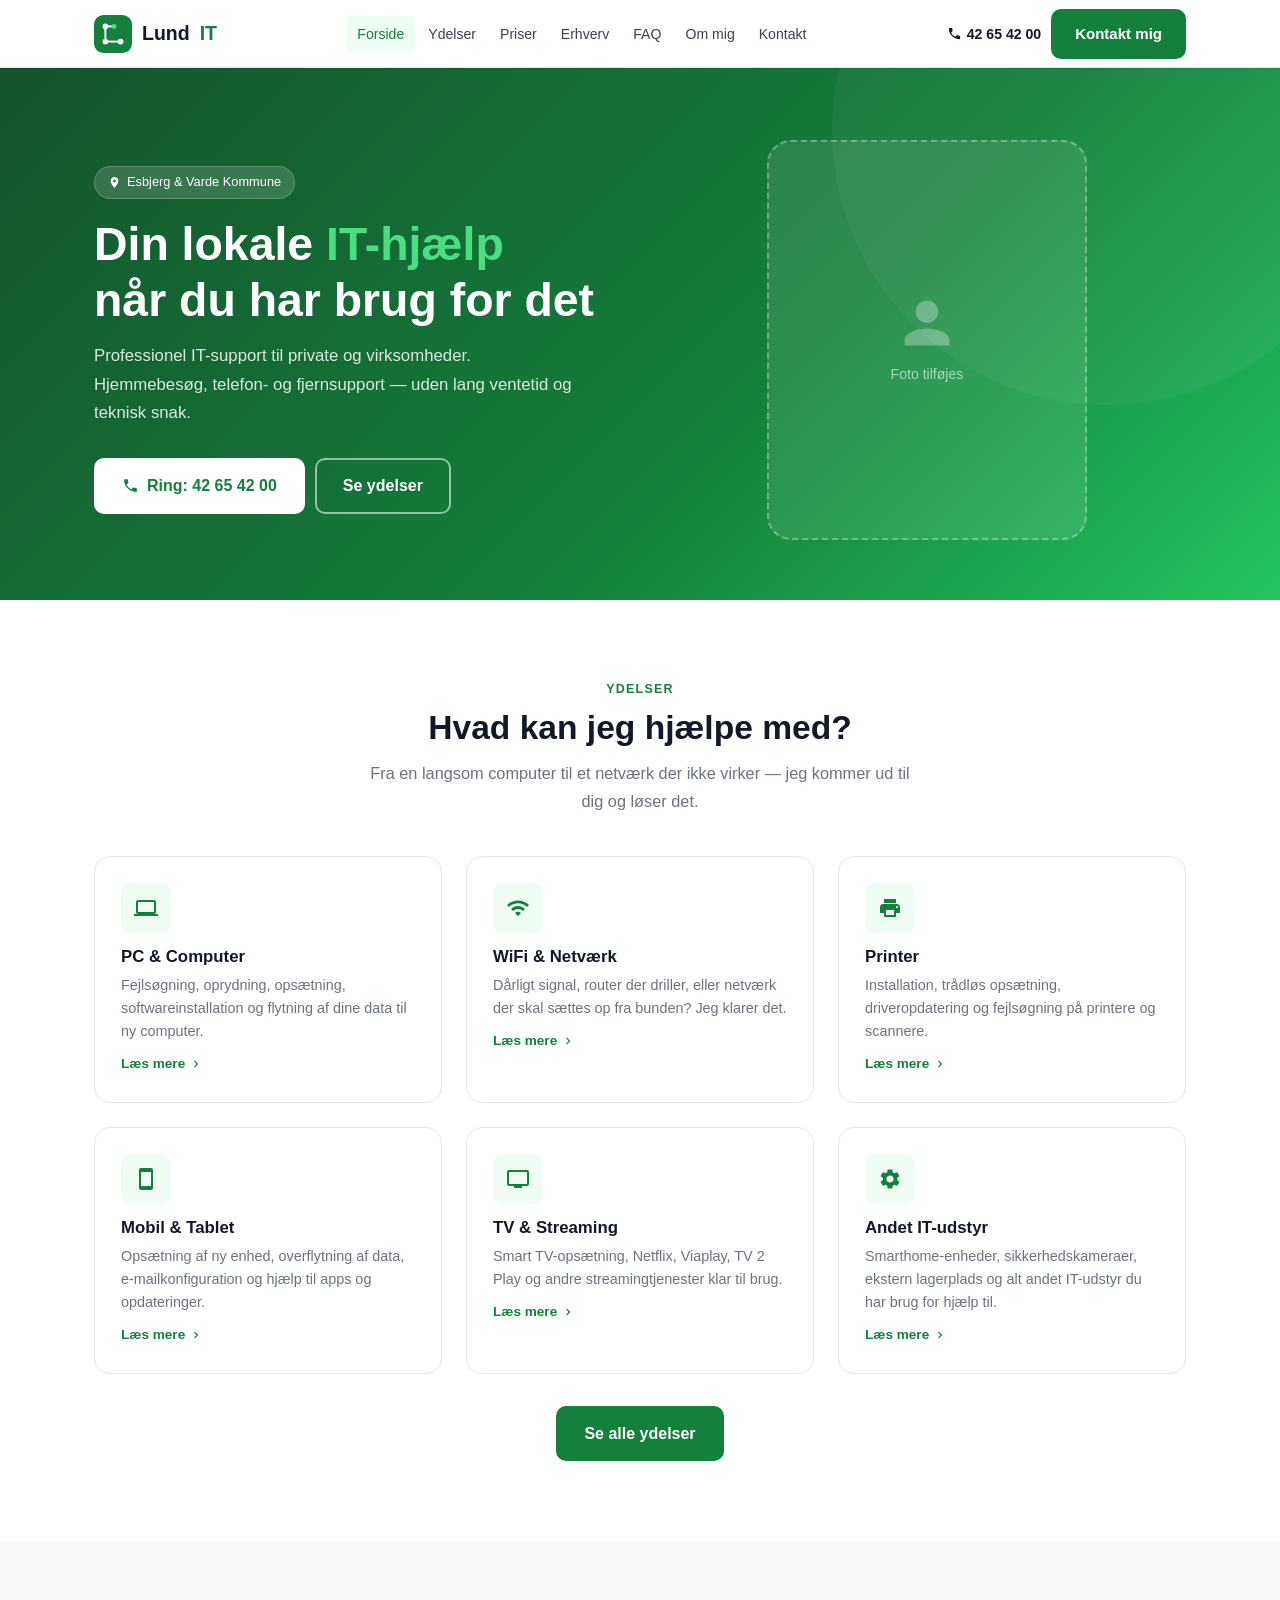
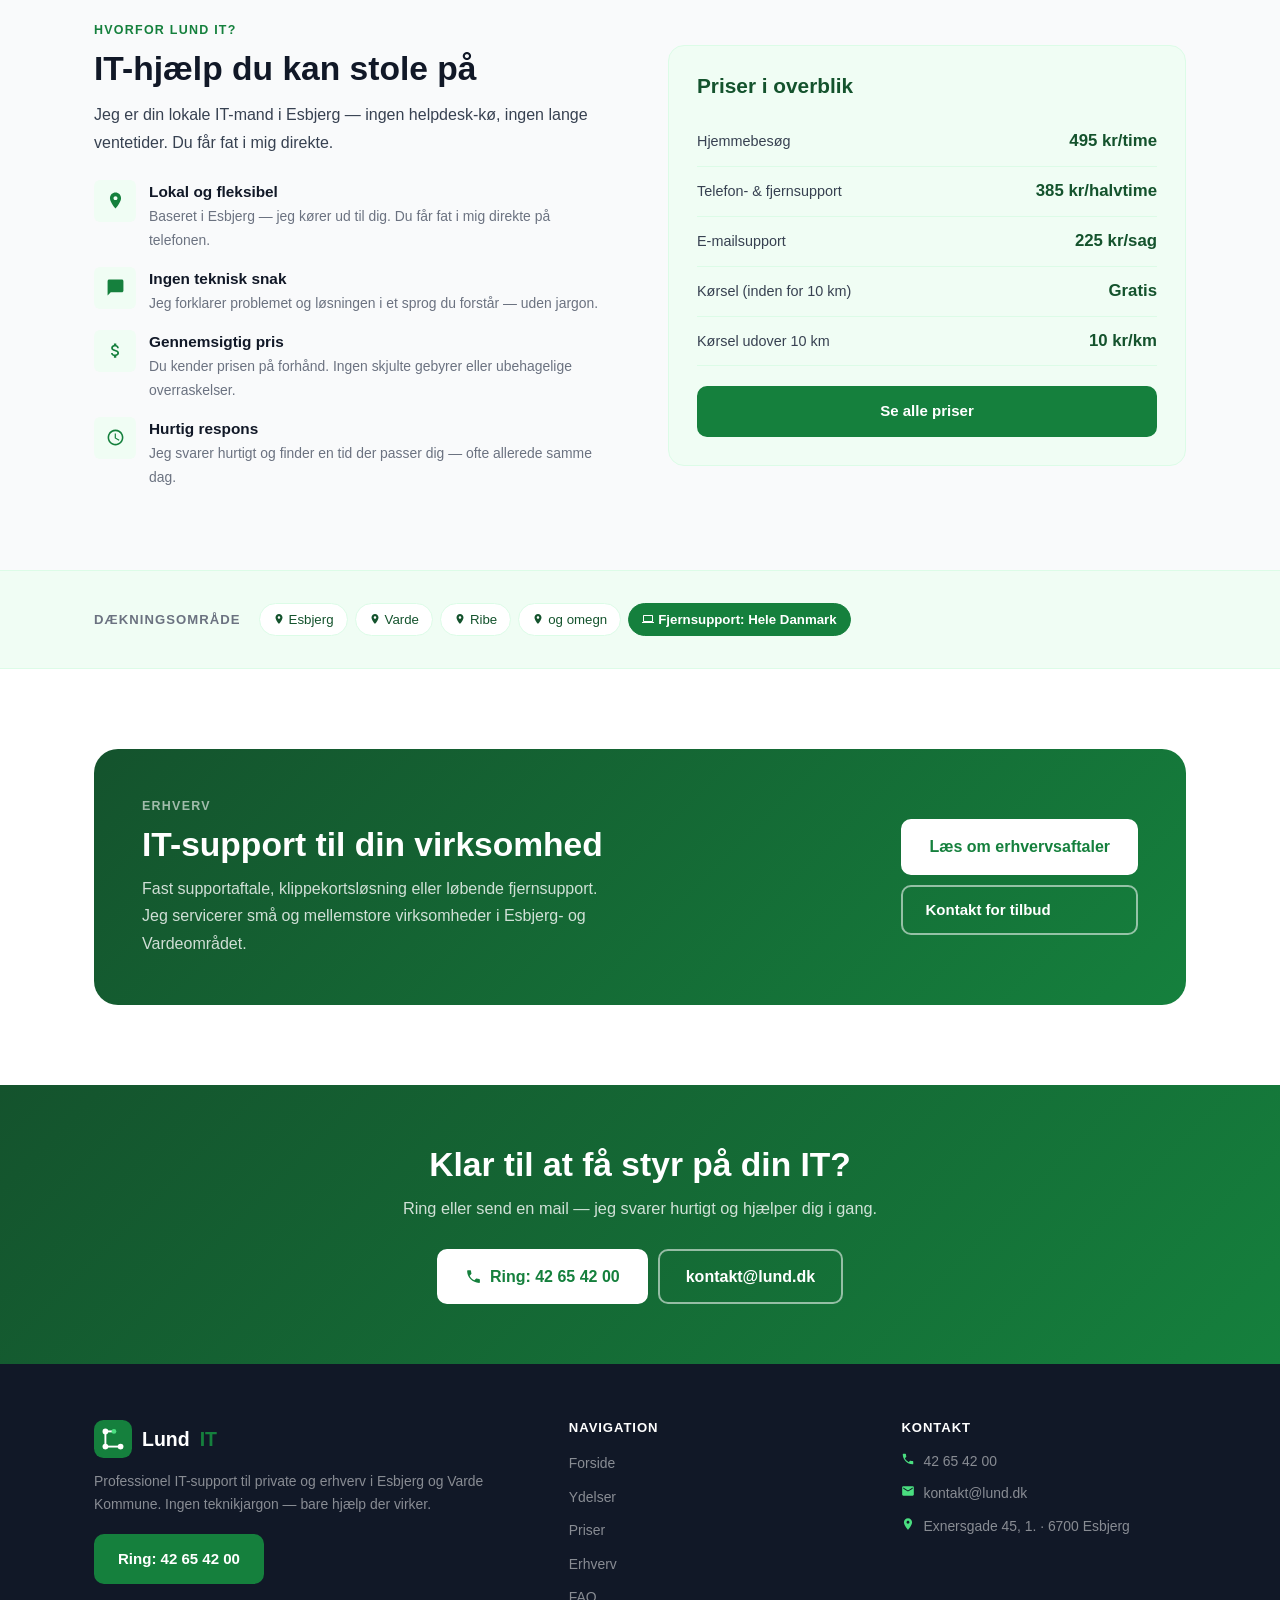
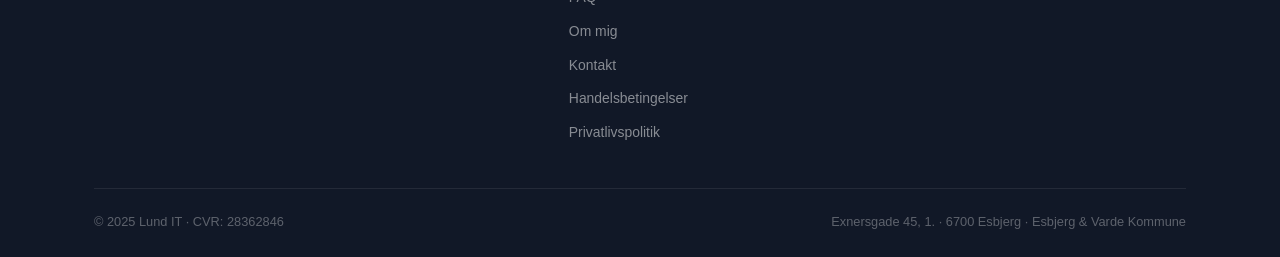
<file: index.html>
﻿<!DOCTYPE html>
<html lang="da">
<head>
  <meta charset="UTF-8">
  <meta name="viewport" content="width=device-width, initial-scale=1.0">
  <title>Lund IT — Din lokale IT-hjælp i Esbjerg &amp; Varde</title>
  <meta name="description" content="Professionel IT-support til private og erhverv i Esbjerg og Varde Kommune. Hjemmebesøg fra 495 kr/t, fjernsupport og virksomhedsaftaler. Ring 42 65 42 00.">
  <link rel="stylesheet" href="css/style.css">
</head>
<body>

<!-- ═══════════════════════════════ NAV ═══════════════════════ -->
<nav class="nav">
  <div class="nav-inner">
    <a href="index.html" class="nav-logo">
      <svg class="nav-logo-mark" viewBox="0 0 40 40" fill="none" xmlns="http://www.w3.org/2000/svg">
        <rect width="40" height="40" rx="10" fill="#15803d"/>
        <circle cx="12" cy="12" r="3" fill="white"/>
        <circle cx="12" cy="28" r="3" fill="white"/>
        <circle cx="28" cy="28" r="3" fill="white"/>
        <rect x="11" y="12" width="2" height="16" fill="white"/>
        <rect x="13" y="27" width="15" height="2" fill="white"/>
        <rect x="12" y="11" width="9" height="2" fill="white"/>
        <circle cx="21" cy="12" r="2.5" fill="#4ade80"/>
      </svg>
      Lund <span>IT</span>
    </a>
    <div class="nav-links">
      <a href="index.html">Forside</a>
      <a href="ydelser.html">Ydelser</a>
      <a href="priser.html">Priser</a>
      <a href="erhverv.html">Erhverv</a>
      <a href="faq.html">FAQ</a>
      <a href="om-mig.html">Om mig</a>
      <a href="kontakt.html">Kontakt</a>
    </div>
    <div class="nav-cta">
      <a href="tel:42654200" class="nav-phone">
        <svg xmlns="http://www.w3.org/2000/svg" viewBox="0 0 24 24" fill="currentColor"><path d="M6.62 10.79c1.44 2.83 3.76 5.14 6.59 6.59l2.2-2.2c.27-.27.67-.36 1.02-.24 1.12.37 2.33.57 3.57.57.55 0 1 .45 1 1V20c0 .55-.45 1-1 1-9.39 0-17-7.61-17-17 0-.55.45-1 1-1h3.5c.55 0 1 .45 1 1 0 1.25.2 2.45.57 3.57.11.35.03.74-.25 1.02l-2.2 2.2z"/></svg>
        42 65 42 00
      </a>
      <a href="kontakt.html" class="btn btn-primary">Kontakt mig</a>
    </div>
    <button class="nav-toggle" id="navToggle" aria-label="Åbn menu">
      <span></span><span></span><span></span>
    </button>
  </div>
  <div class="nav-mobile" id="navMobile">
    <a href="index.html">Forside</a>
    <a href="ydelser.html">Ydelser</a>
    <a href="priser.html">Priser</a>
    <a href="erhverv.html">Erhverv</a>
    <a href="faq.html">FAQ</a>
    <a href="om-mig.html">Om mig</a>
    <a href="kontakt.html">Kontakt</a>
    <a href="tel:42654200" class="nav-mobile-cta">
      <svg xmlns="http://www.w3.org/2000/svg" viewBox="0 0 24 24" fill="currentColor" width="18" height="18"><path d="M6.62 10.79c1.44 2.83 3.76 5.14 6.59 6.59l2.2-2.2c.27-.27.67-.36 1.02-.24 1.12.37 2.33.57 3.57.57.55 0 1 .45 1 1V20c0 .55-.45 1-1 1-9.39 0-17-7.61-17-17 0-.55.45-1 1-1h3.5c.55 0 1 .45 1 1 0 1.25.2 2.45.57 3.57.11.35.03.74-.25 1.02l-2.2 2.2z"/></svg>
      Ring: 42 65 42 00
    </a>
  </div>
</nav>

<!-- ═══════════════════════════════ HERO ══════════════════════ -->
<section class="hero">
  <div class="container">
    <div class="hero-inner">
      <div>
        <div class="hero-badge">
          <svg xmlns="http://www.w3.org/2000/svg" viewBox="0 0 24 24" fill="currentColor" width="13" height="13"><path d="M12 2C8.13 2 5 5.13 5 9c0 5.25 7 13 7 13s7-7.75 7-13c0-3.87-3.13-7-7-7zm0 9.5c-1.38 0-2.5-1.12-2.5-2.5s1.12-2.5 2.5-2.5 2.5 1.12 2.5 2.5-1.12 2.5-2.5 2.5z"/></svg>
          Esbjerg &amp; Varde Kommune
        </div>
        <h1>Din lokale <em>IT-hjælp</em><br>når du har brug for det</h1>
        <p class="hero-subtitle">Professionel IT-support til private og virksomheder. Hjemmebesøg, telefon- og fjernsupport — uden lang ventetid og teknisk snak.</p>
        <div class="hero-actions">
          <a href="tel:42654200" class="btn btn-white btn-lg">
            <svg xmlns="http://www.w3.org/2000/svg" viewBox="0 0 24 24" fill="currentColor" width="17" height="17"><path d="M6.62 10.79c1.44 2.83 3.76 5.14 6.59 6.59l2.2-2.2c.27-.27.67-.36 1.02-.24 1.12.37 2.33.57 3.57.57.55 0 1 .45 1 1V20c0 .55-.45 1-1 1-9.39 0-17-7.61-17-17 0-.55.45-1 1-1h3.5c.55 0 1 .45 1 1 0 1.25.2 2.45.57 3.57.11.35.03.74-.25 1.02l-2.2 2.2z"/></svg>
            Ring: 42 65 42 00
          </a>
          <a href="ydelser.html" class="btn btn-outline-white btn-lg">Se ydelser</a>
        </div>
      </div>
      <div class="hero-image">
        <div class="hero-photo-placeholder">
          <svg xmlns="http://www.w3.org/2000/svg" viewBox="0 0 24 24" fill="currentColor"><path d="M12 12c2.7 0 4.8-2.1 4.8-4.8S14.7 2.4 12 2.4 7.2 4.5 7.2 7.2 9.3 12 12 12zm0 2.4c-3.2 0-9.6 1.6-9.6 4.8v2.4h19.2v-2.4c0-3.2-6.4-4.8-9.6-4.8z"/></svg>
          <span>Foto tilføjes</span>
        </div>
      </div>
    </div>
  </div>
</section>

<!-- ═══════════════════════════ SERVICES ══════════════════════ -->
<section class="section">
  <div class="container">
    <div class="section-header text-center" style="margin-bottom:40px;">
      <span class="section-label">Ydelser</span>
      <h2 class="section-title">Hvad kan jeg hjælpe med?</h2>
      <p class="section-subtitle">Fra en langsom computer til et netværk der ikke virker — jeg kommer ud til dig og løser det.</p>
    </div>
    <div class="grid-3">

      <a href="ydelser.html#pc" class="card" style="display:block;">
        <div class="card-icon">
          <svg xmlns="http://www.w3.org/2000/svg" viewBox="0 0 24 24" fill="currentColor"><path d="M20 18c1.1 0 2-.9 2-2V6c0-1.1-.9-2-2-2H4c-1.1 0-2 .9-2 2v10c0 1.1.9 2 2 2H0v2h24v-2h-4zM4 6h16v10H4V6z"/></svg>
        </div>
        <h3>PC &amp; Computer</h3>
        <p>Fejlsøgning, oprydning, opsætning, softwareinstallation og flytning af dine data til ny computer.</p>
        <span class="card-link">Læs mere <svg xmlns="http://www.w3.org/2000/svg" viewBox="0 0 24 24" fill="currentColor" width="14" height="14"><path d="M10 6L8.59 7.41 13.17 12l-4.58 4.59L10 18l6-6z"/></svg></span>
      </a>

      <a href="ydelser.html#wifi" class="card" style="display:block;">
        <div class="card-icon">
          <svg xmlns="http://www.w3.org/2000/svg" viewBox="0 0 24 24" fill="currentColor"><path d="M1 9l2 2c4.97-4.97 13.03-4.97 18 0l2-2C16.93 2.93 7.08 2.93 1 9zm8 8l3 3 3-3c-1.65-1.66-4.34-1.66-6 0zm-4-4l2 2c2.76-2.76 7.24-2.76 10 0l2-2C15.14 9.14 8.87 9.14 5 13z"/></svg>
        </div>
        <h3>WiFi &amp; Netværk</h3>
        <p>Dårligt signal, router der driller, eller netværk der skal sættes op fra bunden? Jeg klarer det.</p>
        <span class="card-link">Læs mere <svg xmlns="http://www.w3.org/2000/svg" viewBox="0 0 24 24" fill="currentColor" width="14" height="14"><path d="M10 6L8.59 7.41 13.17 12l-4.58 4.59L10 18l6-6z"/></svg></span>
      </a>

      <a href="ydelser.html#printer" class="card" style="display:block;">
        <div class="card-icon">
          <svg xmlns="http://www.w3.org/2000/svg" viewBox="0 0 24 24" fill="currentColor"><path d="M19 8H5c-1.66 0-3 1.34-3 3v6h4v4h12v-4h4v-6c0-1.66-1.34-3-3-3zm-3 11H8v-5h8v5zm3-7c-.55 0-1-.45-1-1s.45-1 1-1 1 .45 1 1-.45 1-1 1zm-1-9H6v4h12V3z"/></svg>
        </div>
        <h3>Printer</h3>
        <p>Installation, trådløs opsætning, driveropdatering og fejlsøgning på printere og scannere.</p>
        <span class="card-link">Læs mere <svg xmlns="http://www.w3.org/2000/svg" viewBox="0 0 24 24" fill="currentColor" width="14" height="14"><path d="M10 6L8.59 7.41 13.17 12l-4.58 4.59L10 18l6-6z"/></svg></span>
      </a>

      <a href="ydelser.html#mobil" class="card" style="display:block;">
        <div class="card-icon">
          <svg xmlns="http://www.w3.org/2000/svg" viewBox="0 0 24 24" fill="currentColor"><path d="M17 1.01L7 1c-1.1 0-2 .9-2 2v18c0 1.1.9 2 2 2h10c1.1 0 2-.9 2-2V3c0-1.1-.9-1.99-2-1.99zM17 19H7V5h10v14z"/></svg>
        </div>
        <h3>Mobil &amp; Tablet</h3>
        <p>Opsætning af ny enhed, overflytning af data, e-mailkonfiguration og hjælp til apps og opdateringer.</p>
        <span class="card-link">Læs mere <svg xmlns="http://www.w3.org/2000/svg" viewBox="0 0 24 24" fill="currentColor" width="14" height="14"><path d="M10 6L8.59 7.41 13.17 12l-4.58 4.59L10 18l6-6z"/></svg></span>
      </a>

      <a href="ydelser.html#tv" class="card" style="display:block;">
        <div class="card-icon">
          <svg xmlns="http://www.w3.org/2000/svg" viewBox="0 0 24 24" fill="currentColor"><path d="M21 3H3c-1.1 0-2 .9-2 2v12c0 1.1.9 2 2 2h5v2h8v-2h5c1.1 0 2-.9 2-2V5c0-1.1-.9-2-2-2zm0 14H3V5h18v12z"/></svg>
        </div>
        <h3>TV &amp; Streaming</h3>
        <p>Smart TV-opsætning, Netflix, Viaplay, TV 2 Play og andre streamingtjenester klar til brug.</p>
        <span class="card-link">Læs mere <svg xmlns="http://www.w3.org/2000/svg" viewBox="0 0 24 24" fill="currentColor" width="14" height="14"><path d="M10 6L8.59 7.41 13.17 12l-4.58 4.59L10 18l6-6z"/></svg></span>
      </a>

      <a href="ydelser.html#andet" class="card" style="display:block;">
        <div class="card-icon">
          <svg xmlns="http://www.w3.org/2000/svg" viewBox="0 0 24 24" fill="currentColor"><path d="M19.14 12.94c.04-.3.06-.61.06-.94 0-.32-.02-.64-.07-.94l2.03-1.58c.18-.14.23-.41.12-.61l-1.92-3.32c-.12-.22-.37-.29-.59-.22l-2.39.96c-.5-.38-1.03-.7-1.62-.94l-.36-2.54c-.04-.24-.24-.41-.48-.41h-3.84c-.24 0-.43.17-.47.41l-.36 2.54c-.59.24-1.13.57-1.62.94l-2.39-.96c-.22-.08-.47 0-.59.22L2.74 8.87c-.12.21-.08.47.12.61l2.03 1.58c-.05.3-.09.63-.09.94s.02.64.07.94l-2.03 1.58c-.18.14-.23.41-.12.61l1.92 3.32c.12.22.37.29.59.22l2.39-.96c.5.38 1.03.7 1.62.94l.36 2.54c.05.24.24.41.48.41h3.84c.24 0 .44-.17.47-.41l.36-2.54c.59-.24 1.13-.56 1.62-.94l2.39.96c.22.08.47 0 .59-.22l1.92-3.32c.12-.22.07-.47-.12-.61l-2.01-1.58zM12 15.6c-1.98 0-3.6-1.62-3.6-3.6s1.62-3.6 3.6-3.6 3.6 1.62 3.6 3.6-1.62 3.6-3.6 3.6z"/></svg>
        </div>
        <h3>Andet IT-udstyr</h3>
        <p>Smarthome-enheder, sikkerhedskameraer, ekstern lagerplads og alt andet IT-udstyr du har brug for hjælp til.</p>
        <span class="card-link">Læs mere <svg xmlns="http://www.w3.org/2000/svg" viewBox="0 0 24 24" fill="currentColor" width="14" height="14"><path d="M10 6L8.59 7.41 13.17 12l-4.58 4.59L10 18l6-6z"/></svg></span>
      </a>

    </div>
    <div class="text-center" style="margin-top:32px;">
      <a href="ydelser.html" class="btn btn-primary btn-lg">Se alle ydelser</a>
    </div>
  </div>
</section>

<!-- ══════════════════════════ WHY LUND IT ════════════════════ -->
<section class="section section-alt">
  <div class="container">
    <div class="grid-2" style="gap:56px; align-items:center;">
      <div>
        <span class="section-label">Hvorfor Lund IT?</span>
        <h2 class="section-title">IT-hjælp du kan stole på</h2>
        <p style="margin-bottom:24px;">Jeg er din lokale IT-mand i Esbjerg — ingen helpdesk-kø, ingen lange ventetider. Du får fat i mig direkte.</p>
        <div class="usp-list">
          <div class="usp-item">
            <div class="usp-icon">
              <svg xmlns="http://www.w3.org/2000/svg" viewBox="0 0 24 24" fill="currentColor"><path d="M12 2C8.13 2 5 5.13 5 9c0 5.25 7 13 7 13s7-7.75 7-13c0-3.87-3.13-7-7-7zm0 9.5c-1.38 0-2.5-1.12-2.5-2.5s1.12-2.5 2.5-2.5 2.5 1.12 2.5 2.5-1.12 2.5-2.5 2.5z"/></svg>
            </div>
            <div class="usp-text">
              <strong>Lokal og fleksibel</strong>
              <p>Baseret i Esbjerg — jeg kører ud til dig. Du får fat i mig direkte på telefonen.</p>
            </div>
          </div>
          <div class="usp-item">
            <div class="usp-icon">
              <svg xmlns="http://www.w3.org/2000/svg" viewBox="0 0 24 24" fill="currentColor"><path d="M20 2H4c-1.1 0-2 .9-2 2v18l4-4h14c1.1 0 2-.9 2-2V4c0-1.1-.9-2-2-2z"/></svg>
            </div>
            <div class="usp-text">
              <strong>Ingen teknisk snak</strong>
              <p>Jeg forklarer problemet og løsningen i et sprog du forstår — uden jargon.</p>
            </div>
          </div>
          <div class="usp-item">
            <div class="usp-icon">
              <svg xmlns="http://www.w3.org/2000/svg" viewBox="0 0 24 24" fill="currentColor"><path d="M11.8 10.9c-2.27-.59-3-1.2-3-2.15 0-1.09 1.01-1.85 2.7-1.85 1.78 0 2.44.85 2.5 2.1h2.21c-.07-1.72-1.12-3.3-3.21-3.81V3h-3v2.16c-1.94.42-3.5 1.68-3.5 3.61 0 2.31 1.91 3.46 4.7 4.13 2.5.6 3 1.48 3 2.41 0 .69-.49 1.79-2.7 1.79-2.06 0-2.87-.92-2.98-2.1h-2.2c.12 2.19 1.76 3.42 3.68 3.83V21h3v-2.15c1.95-.37 3.5-1.5 3.5-3.55 0-2.84-2.43-3.81-4.7-4.4z"/></svg>
            </div>
            <div class="usp-text">
              <strong>Gennemsigtig pris</strong>
              <p>Du kender prisen på forhånd. Ingen skjulte gebyrer eller ubehagelige overraskelser.</p>
            </div>
          </div>
          <div class="usp-item">
            <div class="usp-icon">
              <svg xmlns="http://www.w3.org/2000/svg" viewBox="0 0 24 24" fill="currentColor"><path d="M11.99 2C6.47 2 2 6.48 2 12s4.47 10 9.99 10C17.52 22 22 17.52 22 12S17.52 2 11.99 2zM12 20c-4.42 0-8-3.58-8-8s3.58-8 8-8 8 3.58 8 8-3.58 8-8 8zm.5-13H11v6l5.25 3.15.75-1.23-4.5-2.67V7z"/></svg>
            </div>
            <div class="usp-text">
              <strong>Hurtig respons</strong>
              <p>Jeg svarer hurtigt og finder en tid der passer dig — ofte allerede samme dag.</p>
            </div>
          </div>
        </div>
      </div>
      <div>
        <div class="price-highlight">
          <h3>Priser i overblik</h3>
          <div class="price-row">
            <span class="price-row-label">Hjemmebesøg</span>
            <span class="price-row-value">495 kr/time</span>
          </div>
          <div class="price-row">
            <span class="price-row-label">Telefon- &amp; fjernsupport</span>
            <span class="price-row-value">385 kr/halvtime</span>
          </div>
          <div class="price-row">
            <span class="price-row-label">E-mailsupport</span>
            <span class="price-row-value">225 kr/sag</span>
          </div>
          <div class="price-row">
            <span class="price-row-label">Kørsel (inden for 10 km)</span>
            <span class="price-row-value">Gratis</span>
          </div>
          <div class="price-row">
            <span class="price-row-label">Kørsel udover 10 km</span>
            <span class="price-row-value">10 kr/km</span>
          </div>
          <div style="margin-top:20px;">
            <a href="priser.html" class="btn btn-primary" style="width:100%;justify-content:center;">Se alle priser</a>
          </div>
        </div>
      </div>
    </div>
  </div>
</section>

<!-- ═══════════════════════════ AREA ══════════════════════════ -->
<div class="area-section">
  <div class="container">
    <div class="area-inner">
      <span class="area-label">Dækningsområde</span>
      <div class="area-tags">
        <span class="area-tag">
          <svg xmlns="http://www.w3.org/2000/svg" viewBox="0 0 24 24" fill="currentColor"><path d="M12 2C8.13 2 5 5.13 5 9c0 5.25 7 13 7 13s7-7.75 7-13c0-3.87-3.13-7-7-7zm0 9.5c-1.38 0-2.5-1.12-2.5-2.5s1.12-2.5 2.5-2.5 2.5 1.12 2.5 2.5-1.12 2.5-2.5 2.5z"/></svg>
          Esbjerg
        </span>
        <span class="area-tag">
          <svg xmlns="http://www.w3.org/2000/svg" viewBox="0 0 24 24" fill="currentColor"><path d="M12 2C8.13 2 5 5.13 5 9c0 5.25 7 13 7 13s7-7.75 7-13c0-3.87-3.13-7-7-7zm0 9.5c-1.38 0-2.5-1.12-2.5-2.5s1.12-2.5 2.5-2.5 2.5 1.12 2.5 2.5-1.12 2.5-2.5 2.5z"/></svg>
          Varde
        </span>
        <span class="area-tag">
          <svg xmlns="http://www.w3.org/2000/svg" viewBox="0 0 24 24" fill="currentColor"><path d="M12 2C8.13 2 5 5.13 5 9c0 5.25 7 13 7 13s7-7.75 7-13c0-3.87-3.13-7-7-7zm0 9.5c-1.38 0-2.5-1.12-2.5-2.5s1.12-2.5 2.5-2.5 2.5 1.12 2.5 2.5-1.12 2.5-2.5 2.5z"/></svg>
          Ribe
        </span>
        <span class="area-tag">
          <svg xmlns="http://www.w3.org/2000/svg" viewBox="0 0 24 24" fill="currentColor"><path d="M12 2C8.13 2 5 5.13 5 9c0 5.25 7 13 7 13s7-7.75 7-13c0-3.87-3.13-7-7-7zm0 9.5c-1.38 0-2.5-1.12-2.5-2.5s1.12-2.5 2.5-2.5 2.5 1.12 2.5 2.5-1.12 2.5-2.5 2.5z"/></svg>
          og omegn
        </span>
        <span class="area-tag area-tag-highlight">
          <svg xmlns="http://www.w3.org/2000/svg" viewBox="0 0 24 24" fill="currentColor"><path d="M20 18c1.1 0 2-.9 2-2V6c0-1.1-.9-2-2-2H4c-1.1 0-2 .9-2 2v10c0 1.1.9 2 2 2H0v2h24v-2h-4zM4 6h16v10H4V6z"/></svg>
          Fjernsupport: Hele Danmark
        </span>
      </div>
    </div>
  </div>
</div>

<!-- ═══════════════════════ ERHVERV TEASER ═══════════════════ -->
<section class="section">
  <div class="container">
    <div class="erhverv-teaser">
      <div>
        <span class="section-label" style="color:rgba(255,255,255,.6);">Erhverv</span>
        <h2>IT-support til din virksomhed</h2>
        <p>Fast supportaftale, klippekortsløsning eller løbende fjernsupport. Jeg servicerer små og mellemstore virksomheder i Esbjerg- og Vardeområdet.</p>
      </div>
      <div class="erhverv-teaser-cta">
        <a href="erhverv.html" class="btn btn-white btn-lg">Læs om erhvervsaftaler</a>
        <a href="kontakt.html" class="btn btn-outline-white">Kontakt for tilbud</a>
      </div>
    </div>
  </div>
</section>

<!-- ═══════════════════════════ CTA ═══════════════════════════ -->
<section class="cta-banner">
  <div class="container">
    <h2>Klar til at få styr på din IT?</h2>
    <p>Ring eller send en mail — jeg svarer hurtigt og hjælper dig i gang.</p>
    <div class="cta-actions">
      <a href="tel:42654200" class="btn btn-white btn-lg">
        <svg xmlns="http://www.w3.org/2000/svg" viewBox="0 0 24 24" fill="currentColor" width="17" height="17"><path d="M6.62 10.79c1.44 2.83 3.76 5.14 6.59 6.59l2.2-2.2c.27-.27.67-.36 1.02-.24 1.12.37 2.33.57 3.57.57.55 0 1 .45 1 1V20c0 .55-.45 1-1 1-9.39 0-17-7.61-17-17 0-.55.45-1 1-1h3.5c.55 0 1 .45 1 1 0 1.25.2 2.45.57 3.57.11.35.03.74-.25 1.02l-2.2 2.2z"/></svg>
        Ring: 42 65 42 00
      </a>
      <a href="mailto:kontakt@lund.dk" class="btn btn-outline-white btn-lg">kontakt@lund.dk</a>
    </div>
  </div>
</section>

<!-- ═══════════════════════════ FOOTER ════════════════════════ -->
<footer class="footer">
  <div class="container">
    <div class="footer-grid">
      <div class="footer-brand">
        <a href="index.html" class="nav-logo">
          <svg class="nav-logo-mark" viewBox="0 0 40 40" fill="none" xmlns="http://www.w3.org/2000/svg">
            <rect width="40" height="40" rx="10" fill="#15803d"/>
            <circle cx="12" cy="12" r="3" fill="white"/>
            <circle cx="12" cy="28" r="3" fill="white"/>
            <circle cx="28" cy="28" r="3" fill="white"/>
            <rect x="11" y="12" width="2" height="16" fill="white"/>
            <rect x="13" y="27" width="15" height="2" fill="white"/>
            <rect x="12" y="11" width="9" height="2" fill="white"/>
            <circle cx="21" cy="12" r="2.5" fill="#4ade80"/>
          </svg>
          Lund <span>IT</span>
        </a>
        <p>Professionel IT-support til private og erhverv i Esbjerg og Varde Kommune. Ingen teknikjargon — bare hjælp der virker.</p>
        <a href="tel:42654200" class="btn btn-primary">Ring: 42 65 42 00</a>
      </div>
      <div class="footer-col">
        <h4>Navigation</h4>
        <ul class="footer-links">
          <li><a href="index.html">Forside</a></li>
          <li><a href="ydelser.html">Ydelser</a></li>
          <li><a href="priser.html">Priser</a></li>
          <li><a href="erhverv.html">Erhverv</a></li>
          <li><a href="faq.html">FAQ</a></li>
          <li><a href="om-mig.html">Om mig</a></li>
          <li><a href="kontakt.html">Kontakt</a></li>
          <li><a href="handelsbetingelser.html">Handelsbetingelser</a></li>
          <li><a href="privatlivspolitik.html">Privatlivspolitik</a></li>
        </ul>
      </div>
      <div class="footer-col">
        <h4>Kontakt</h4>
        <ul class="footer-contact-list">
          <li>
            <svg xmlns="http://www.w3.org/2000/svg" viewBox="0 0 24 24" fill="currentColor"><path d="M6.62 10.79c1.44 2.83 3.76 5.14 6.59 6.59l2.2-2.2c.27-.27.67-.36 1.02-.24 1.12.37 2.33.57 3.57.57.55 0 1 .45 1 1V20c0 .55-.45 1-1 1-9.39 0-17-7.61-17-17 0-.55.45-1 1-1h3.5c.55 0 1 .45 1 1 0 1.25.2 2.45.57 3.57.11.35.03.74-.25 1.02l-2.2 2.2z"/></svg>
            <a href="tel:42654200">42 65 42 00</a>
          </li>
          <li>
            <svg xmlns="http://www.w3.org/2000/svg" viewBox="0 0 24 24" fill="currentColor"><path d="M20 4H4c-1.1 0-2 .9-2 2v12c0 1.1.9 2 2 2h16c1.1 0 2-.9 2-2V6c0-1.1-.9-2-2-2zm0 4l-8 5-8-5V6l8 5 8-5v2z"/></svg>
            <a href="mailto:kontakt@lund.dk">kontakt@lund.dk</a>
          </li>
          <li>
            <svg xmlns="http://www.w3.org/2000/svg" viewBox="0 0 24 24" fill="currentColor"><path d="M12 2C8.13 2 5 5.13 5 9c0 5.25 7 13 7 13s7-7.75 7-13c0-3.87-3.13-7-7-7zm0 9.5c-1.38 0-2.5-1.12-2.5-2.5s1.12-2.5 2.5-2.5 2.5 1.12 2.5 2.5-1.12 2.5-2.5 2.5z"/></svg>
            Exnersgade 45, 1. · 6700 Esbjerg
          </li>
        </ul>
      </div>
    </div>
    <div class="footer-bottom">
      <p>© 2025 Lund IT · CVR: 28362846</p>
      <p>Exnersgade 45, 1. · 6700 Esbjerg · Esbjerg &amp; Varde Kommune</p>
    </div>
  </div>
</footer>

<script src="js/main.js"></script>
</body>
</html>
</file>
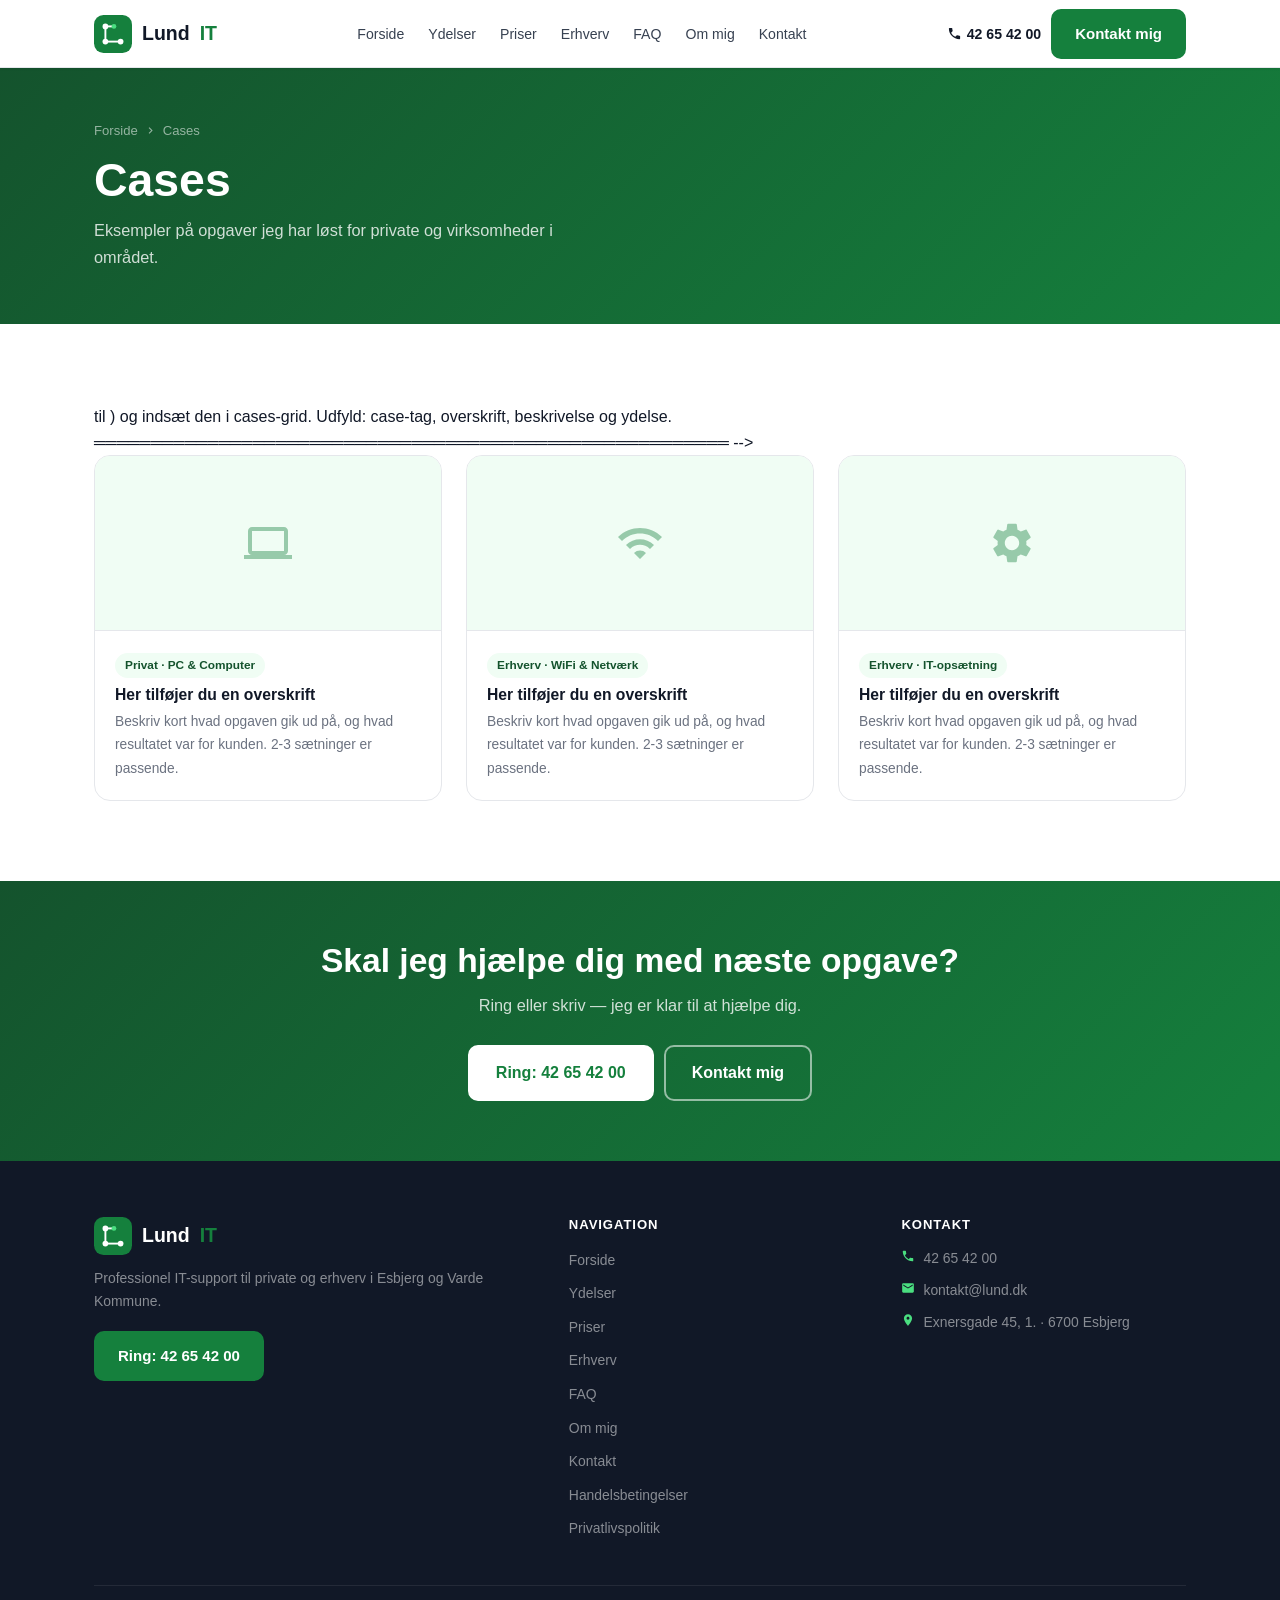
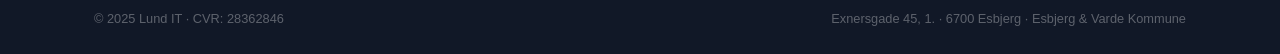
<file: cases.html>
﻿<!DOCTYPE html>
<html lang="da">
<head>
  <meta charset="UTF-8">
  <meta name="viewport" content="width=device-width, initial-scale=1.0">
  <title>Cases — Lund IT</title>
  <meta name="description" content="Se eksempler på opgaver løst af Lund IT i Esbjerg og Varde Kommune. IT-support til private og erhverv.">
  <link rel="stylesheet" href="css/style.css">
</head>
<body>

<!-- NAV -->
<nav class="nav">
  <div class="nav-inner">
    <a href="index.html" class="nav-logo">
      <svg class="nav-logo-mark" viewBox="0 0 40 40" fill="none" xmlns="http://www.w3.org/2000/svg">
        <rect width="40" height="40" rx="10" fill="#15803d"/>
        <circle cx="12" cy="12" r="3" fill="white"/>
        <circle cx="12" cy="28" r="3" fill="white"/>
        <circle cx="28" cy="28" r="3" fill="white"/>
        <rect x="11" y="12" width="2" height="16" fill="white"/>
        <rect x="13" y="27" width="15" height="2" fill="white"/>
        <rect x="12" y="11" width="9" height="2" fill="white"/>
        <circle cx="21" cy="12" r="2.5" fill="#4ade80"/>
      </svg>
      Lund <span>IT</span>
    </a>
    <div class="nav-links">
      <a href="index.html">Forside</a>
      <a href="ydelser.html">Ydelser</a>
      <a href="priser.html">Priser</a>
      <a href="erhverv.html">Erhverv</a>
      <a href="faq.html">FAQ</a>
      <a href="om-mig.html">Om mig</a>
      <a href="kontakt.html">Kontakt</a>
    </div>
    <div class="nav-cta">
      <a href="tel:42654200" class="nav-phone">
        <svg xmlns="http://www.w3.org/2000/svg" viewBox="0 0 24 24" fill="currentColor"><path d="M6.62 10.79c1.44 2.83 3.76 5.14 6.59 6.59l2.2-2.2c.27-.27.67-.36 1.02-.24 1.12.37 2.33.57 3.57.57.55 0 1 .45 1 1V20c0 .55-.45 1-1 1-9.39 0-17-7.61-17-17 0-.55.45-1 1-1h3.5c.55 0 1 .45 1 1 0 1.25.2 2.45.57 3.57.11.35.03.74-.25 1.02l-2.2 2.2z"/></svg>
        42 65 42 00
      </a>
      <a href="kontakt.html" class="btn btn-primary">Kontakt mig</a>
    </div>
    <button class="nav-toggle" id="navToggle" aria-label="Åbn menu">
      <span></span><span></span><span></span>
    </button>
  </div>
  <div class="nav-mobile" id="navMobile">
    <a href="index.html">Forside</a>
    <a href="ydelser.html">Ydelser</a>
    <a href="priser.html">Priser</a>
    <a href="erhverv.html">Erhverv</a>
    <a href="faq.html">FAQ</a>
    <a href="om-mig.html">Om mig</a>
    <a href="kontakt.html">Kontakt</a>
    <a href="tel:42654200" class="nav-mobile-cta">Ring: 42 65 42 00</a>
  </div>
</nav>

<!-- PAGE HERO -->
<section class="page-hero">
  <div class="container">
    <div class="breadcrumb">
      <a href="index.html">Forside</a>
      <svg xmlns="http://www.w3.org/2000/svg" viewBox="0 0 24 24" fill="currentColor"><path d="M10 6L8.59 7.41 13.17 12l-4.58 4.59L10 18l6-6z"/></svg>
      Cases
    </div>
    <h1>Cases</h1>
    <p>Eksempler på opgaver jeg har løst for private og virksomheder i området.</p>
  </div>
</section>

<!-- CASES GRID -->
<section class="section">
  <div class="container">

    <!-- ═══════════════════════════════════════════════════════════
         SÅDAN TILFØJER DU EN NY CASE:
         Kopiér blokken nedenfor (fra <!-- CASE START --> til
         <!-- CASE END -->) og indsæt den i cases-grid.
         Udfyld: case-tag, overskrift, beskrivelse og ydelse.
         ════════════════════════════════════════════════════════ -->

    <div class="cases-grid">

      <!-- CASE START -->
      <div class="case-card">
        <div class="case-img">
          <svg xmlns="http://www.w3.org/2000/svg" viewBox="0 0 24 24" fill="currentColor"><path d="M20 18c1.1 0 2-.9 2-2V6c0-1.1-.9-2-2-2H4c-1.1 0-2 .9-2 2v10c0 1.1.9 2 2 2H0v2h24v-2h-4zM4 6h16v10H4V6z"/></svg>
          <!-- Erstat med: <img src="billeder/case-1.jpg" alt="Beskrivelse"> -->
        </div>
        <div class="case-body">
          <span class="case-tag">Privat · PC &amp; Computer</span>
          <h3>Her tilføjer du en overskrift</h3>
          <p>Beskriv kort hvad opgaven gik ud på, og hvad resultatet var for kunden. 2-3 sætninger er passende.</p>
        </div>
      </div>
      <!-- CASE END -->

      <!-- CASE START -->
      <div class="case-card">
        <div class="case-img">
          <svg xmlns="http://www.w3.org/2000/svg" viewBox="0 0 24 24" fill="currentColor"><path d="M1 9l2 2c4.97-4.97 13.03-4.97 18 0l2-2C16.93 2.93 7.08 2.93 1 9zm8 8l3 3 3-3c-1.65-1.66-4.34-1.66-6 0zm-4-4l2 2c2.76-2.76 7.24-2.76 10 0l2-2C15.14 9.14 8.87 9.14 5 13z"/></svg>
          <!-- Erstat med: <img src="billeder/case-2.jpg" alt="Beskrivelse"> -->
        </div>
        <div class="case-body">
          <span class="case-tag">Erhverv · WiFi &amp; Netværk</span>
          <h3>Her tilføjer du en overskrift</h3>
          <p>Beskriv kort hvad opgaven gik ud på, og hvad resultatet var for kunden. 2-3 sætninger er passende.</p>
        </div>
      </div>
      <!-- CASE END -->

      <!-- CASE START -->
      <div class="case-card">
        <div class="case-img">
          <svg xmlns="http://www.w3.org/2000/svg" viewBox="0 0 24 24" fill="currentColor"><path d="M19.14 12.94c.04-.3.06-.61.06-.94 0-.32-.02-.64-.07-.94l2.03-1.58c.18-.14.23-.41.12-.61l-1.92-3.32c-.12-.22-.37-.29-.59-.22l-2.39.96c-.5-.38-1.03-.7-1.62-.94l-.36-2.54c-.04-.24-.24-.41-.48-.41h-3.84c-.24 0-.43.17-.47.41l-.36 2.54c-.59.24-1.13.57-1.62.94l-2.39-.96c-.22-.08-.47 0-.59.22L2.74 8.87c-.12.21-.08.47.12.61l2.03 1.58c-.05.3-.09.63-.09.94s.02.64.07.94l-2.03 1.58c-.18.14-.23.41-.12.61l1.92 3.32c.12.22.37.29.59.22l2.39-.96c.5.38 1.03.7 1.62.94l.36 2.54c.05.24.24.41.48.41h3.84c.24 0 .44-.17.47-.41l.36-2.54c.59-.24 1.13-.56 1.62-.94l2.39.96c.22.08.47 0 .59-.22l1.92-3.32c.12-.22.07-.47-.12-.61l-2.01-1.58zM12 15.6c-1.98 0-3.6-1.62-3.6-3.6s1.62-3.6 3.6-3.6 3.6 1.62 3.6 3.6-1.62 3.6-3.6 3.6z"/></svg>
          <!-- Erstat med: <img src="billeder/case-3.jpg" alt="Beskrivelse"> -->
        </div>
        <div class="case-body">
          <span class="case-tag">Erhverv · IT-opsætning</span>
          <h3>Her tilføjer du en overskrift</h3>
          <p>Beskriv kort hvad opgaven gik ud på, og hvad resultatet var for kunden. 2-3 sætninger er passende.</p>
        </div>
      </div>
      <!-- CASE END -->

    </div><!-- /.cases-grid -->

    <!-- ════════════════════════════════════════════════════
         TILGÆNGELIGE case-tag EKSEMPLER (brug ét pr. case):
         Privat · PC & Computer
         Privat · WiFi & Netværk
         Privat · Printer
         Privat · Mobil & Tablet
         Privat · TV & Streaming
         Erhverv · WiFi & Netværk
         Erhverv · IT-opsætning
         Erhverv · Fjernsupport
         Erhverv · Supportaftale
         ════════════════════════════════════════════════════ -->

  </div>
</section>

<!-- CTA -->
<section class="cta-banner">
  <div class="container">
    <h2>Skal jeg hjælpe dig med næste opgave?</h2>
    <p>Ring eller skriv — jeg er klar til at hjælpe dig.</p>
    <div class="cta-actions">
      <a href="tel:42654200" class="btn btn-white btn-lg">Ring: 42 65 42 00</a>
      <a href="kontakt.html" class="btn btn-outline-white btn-lg">Kontakt mig</a>
    </div>
  </div>
</section>

<!-- FOOTER -->
<footer class="footer">
  <div class="container">
    <div class="footer-grid">
      <div class="footer-brand">
        <a href="index.html" class="nav-logo">
          <svg class="nav-logo-mark" viewBox="0 0 40 40" fill="none" xmlns="http://www.w3.org/2000/svg">
            <rect width="40" height="40" rx="10" fill="#15803d"/>
            <circle cx="12" cy="12" r="3" fill="white"/>
            <circle cx="12" cy="28" r="3" fill="white"/>
            <circle cx="28" cy="28" r="3" fill="white"/>
            <rect x="11" y="12" width="2" height="16" fill="white"/>
            <rect x="13" y="27" width="15" height="2" fill="white"/>
            <rect x="12" y="11" width="9" height="2" fill="white"/>
            <circle cx="21" cy="12" r="2.5" fill="#4ade80"/>
          </svg>
          Lund <span>IT</span>
        </a>
        <p>Professionel IT-support til private og erhverv i Esbjerg og Varde Kommune.</p>
        <a href="tel:42654200" class="btn btn-primary">Ring: 42 65 42 00</a>
      </div>
      <div class="footer-col">
        <h4>Navigation</h4>
        <ul class="footer-links">
          <li><a href="index.html">Forside</a></li>
          <li><a href="ydelser.html">Ydelser</a></li>
          <li><a href="priser.html">Priser</a></li>
          <li><a href="erhverv.html">Erhverv</a></li>
          <li><a href="faq.html">FAQ</a></li>
          <li><a href="om-mig.html">Om mig</a></li>
          <li><a href="kontakt.html">Kontakt</a></li>
          <li><a href="handelsbetingelser.html">Handelsbetingelser</a></li>
          <li><a href="privatlivspolitik.html">Privatlivspolitik</a></li>
        </ul>
      </div>
      <div class="footer-col">
        <h4>Kontakt</h4>
        <ul class="footer-contact-list">
          <li><svg xmlns="http://www.w3.org/2000/svg" viewBox="0 0 24 24" fill="currentColor"><path d="M6.62 10.79c1.44 2.83 3.76 5.14 6.59 6.59l2.2-2.2c.27-.27.67-.36 1.02-.24 1.12.37 2.33.57 3.57.57.55 0 1 .45 1 1V20c0 .55-.45 1-1 1-9.39 0-17-7.61-17-17 0-.55.45-1 1-1h3.5c.55 0 1 .45 1 1 0 1.25.2 2.45.57 3.57.11.35.03.74-.25 1.02l-2.2 2.2z"/></svg><a href="tel:42654200">42 65 42 00</a></li>
          <li><svg xmlns="http://www.w3.org/2000/svg" viewBox="0 0 24 24" fill="currentColor"><path d="M20 4H4c-1.1 0-2 .9-2 2v12c0 1.1.9 2 2 2h16c1.1 0 2-.9 2-2V6c0-1.1-.9-2-2-2zm0 4l-8 5-8-5V6l8 5 8-5v2z"/></svg><a href="mailto:kontakt@lund.dk">kontakt@lund.dk</a></li>
          <li><svg xmlns="http://www.w3.org/2000/svg" viewBox="0 0 24 24" fill="currentColor"><path d="M12 2C8.13 2 5 5.13 5 9c0 5.25 7 13 7 13s7-7.75 7-13c0-3.87-3.13-7-7-7zm0 9.5c-1.38 0-2.5-1.12-2.5-2.5s1.12-2.5 2.5-2.5 2.5 1.12 2.5 2.5-1.12 2.5-2.5 2.5z"/></svg>Exnersgade 45, 1. · 6700 Esbjerg</li>
        </ul>
      </div>
    </div>
    <div class="footer-bottom">
      <p>© 2025 Lund IT · CVR: 28362846</p>
      <p>Exnersgade 45, 1. · 6700 Esbjerg · Esbjerg &amp; Varde Kommune</p>
    </div>
  </div>
</footer>

<script src="js/main.js"></script>
</body>
</html>
</file>
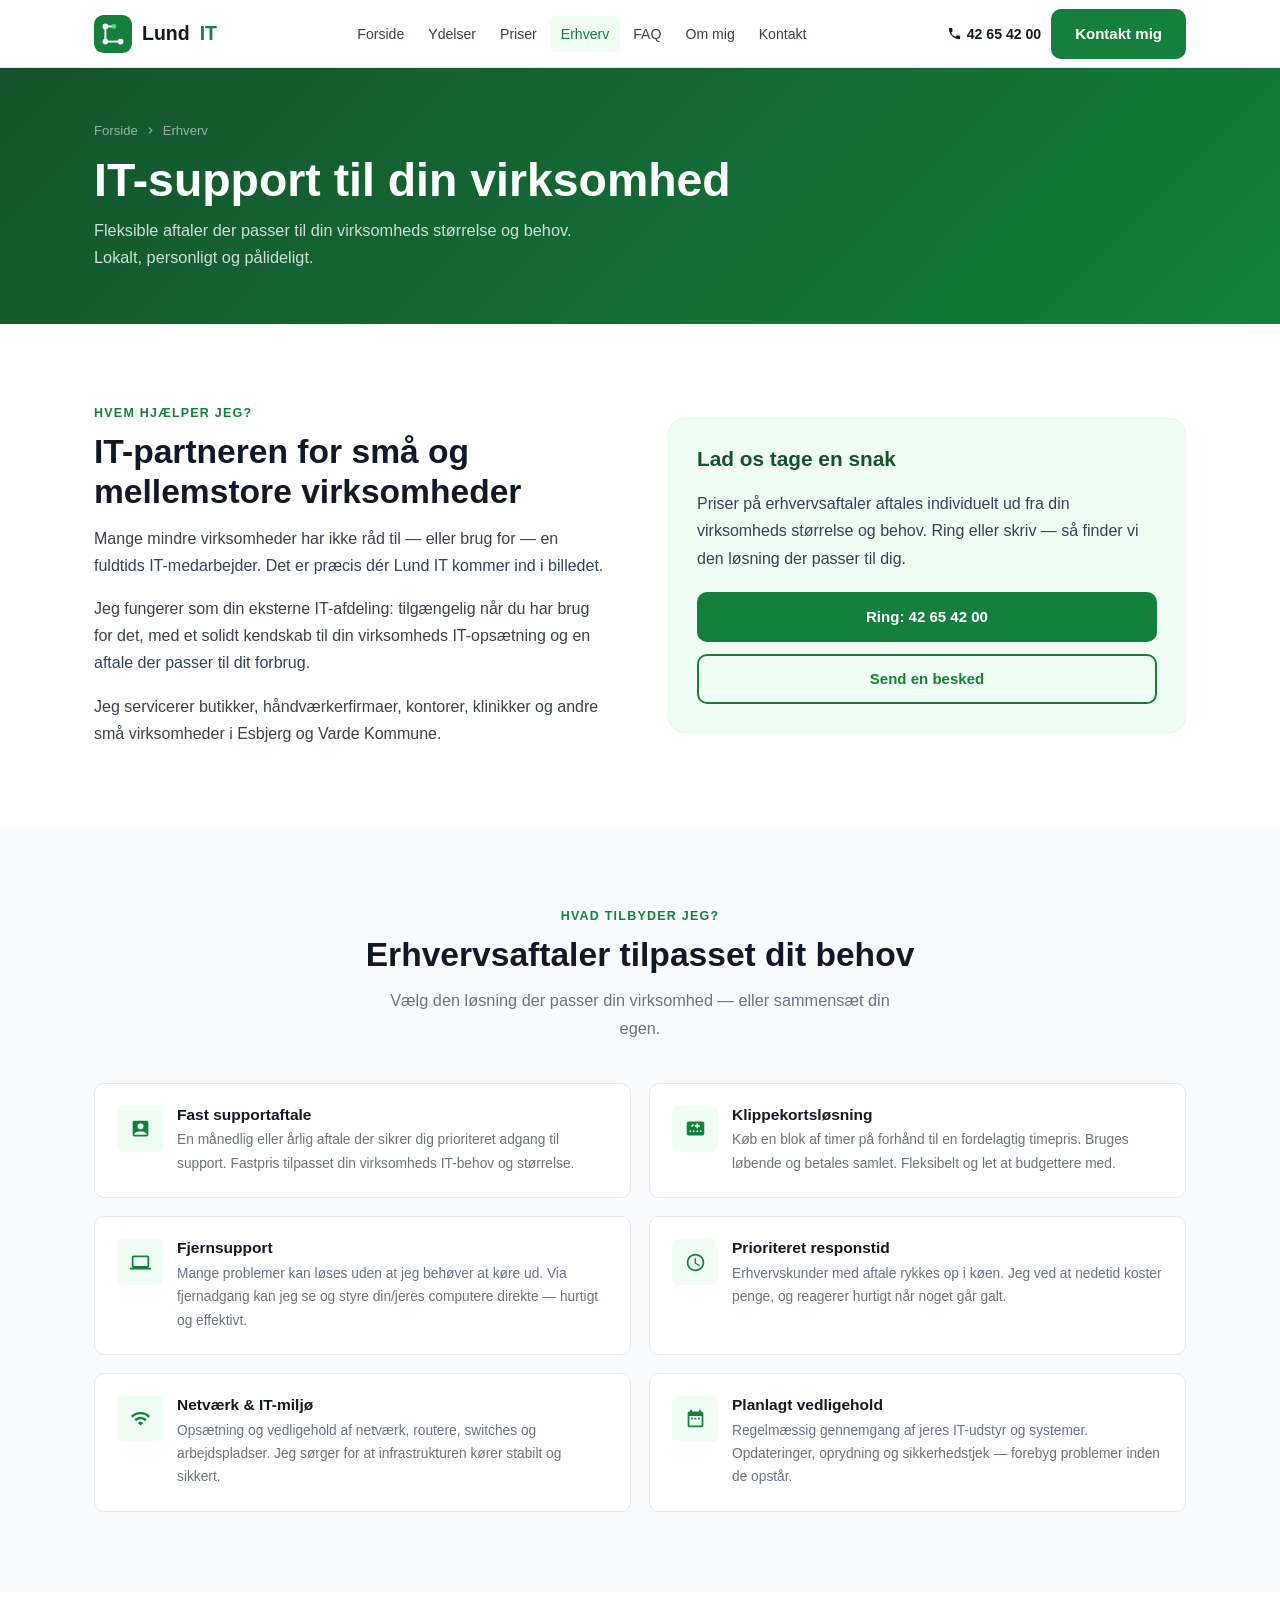
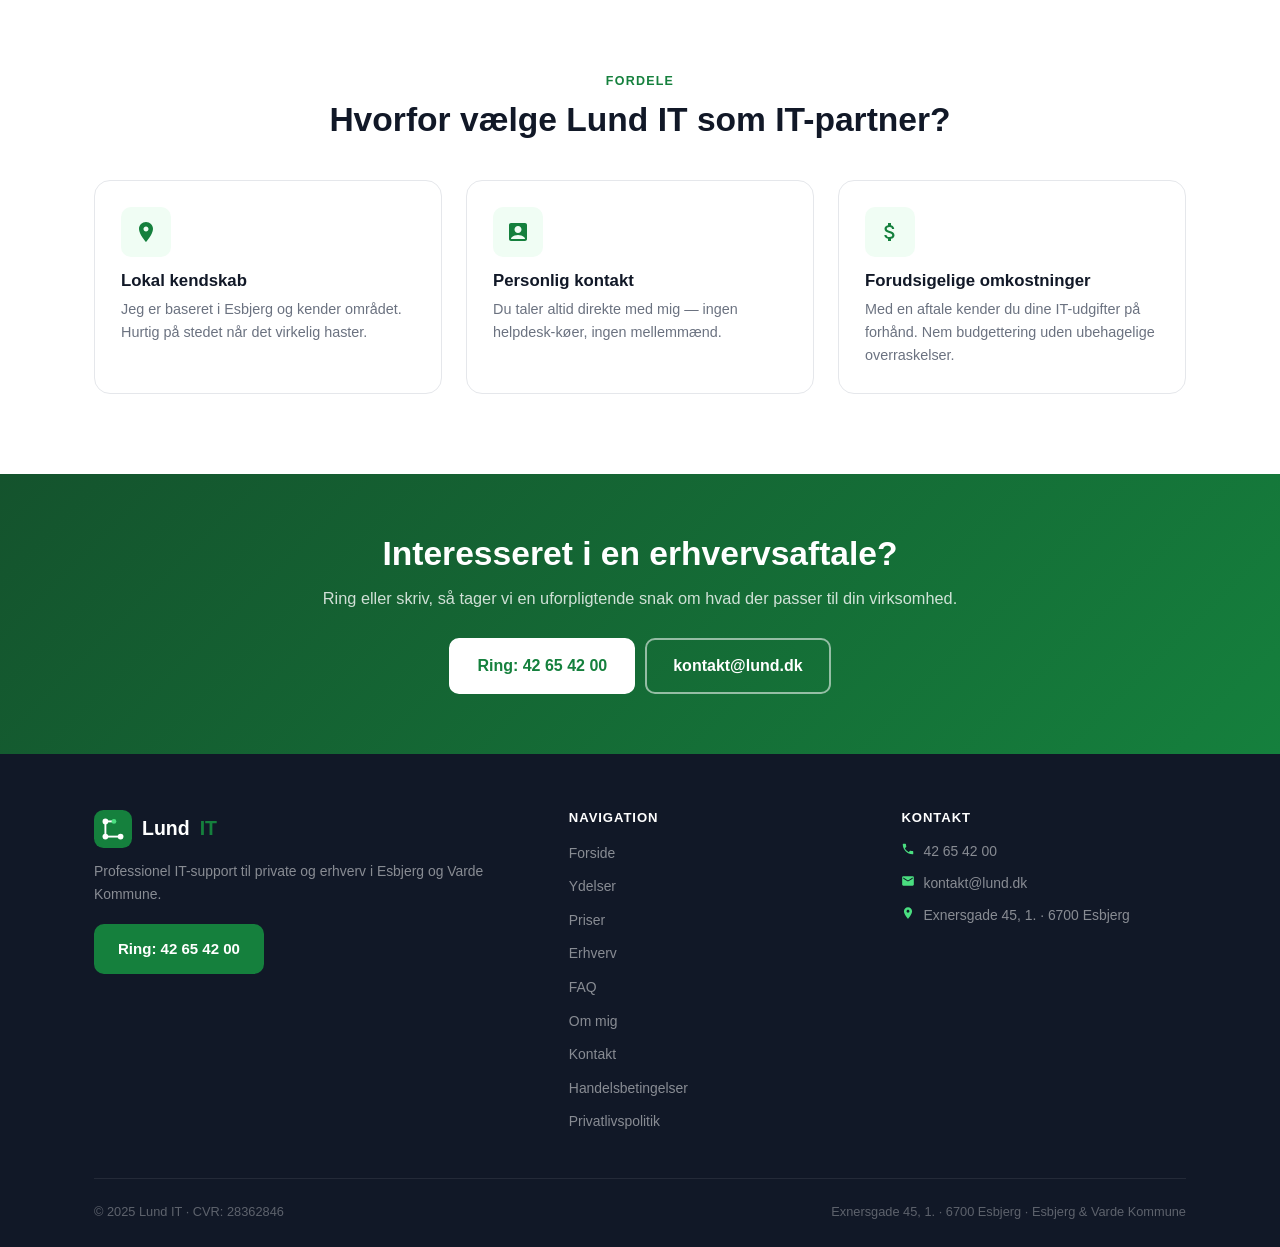
<file: erhverv.html>
﻿<!DOCTYPE html>
<html lang="da">
<head>
  <meta charset="UTF-8">
  <meta name="viewport" content="width=device-width, initial-scale=1.0">
  <title>Erhverv — Lund IT</title>
  <meta name="description" content="IT-support til virksomheder i Esbjerg og Varde. Faste supportaftaler, klippekortsløsninger, fjernsupport og netværksopsætning til små og mellemstore virksomheder.">
  <link rel="stylesheet" href="css/style.css">
</head>
<body>

<!-- NAV -->
<nav class="nav">
  <div class="nav-inner">
    <a href="index.html" class="nav-logo">
      <svg class="nav-logo-mark" viewBox="0 0 40 40" fill="none" xmlns="http://www.w3.org/2000/svg">
        <rect width="40" height="40" rx="10" fill="#15803d"/>
        <circle cx="12" cy="12" r="3" fill="white"/>
        <circle cx="12" cy="28" r="3" fill="white"/>
        <circle cx="28" cy="28" r="3" fill="white"/>
        <rect x="11" y="12" width="2" height="16" fill="white"/>
        <rect x="13" y="27" width="15" height="2" fill="white"/>
        <rect x="12" y="11" width="9" height="2" fill="white"/>
        <circle cx="21" cy="12" r="2.5" fill="#4ade80"/>
      </svg>
      Lund <span>IT</span>
    </a>
    <div class="nav-links">
      <a href="index.html">Forside</a>
      <a href="ydelser.html">Ydelser</a>
      <a href="priser.html">Priser</a>
      <a href="erhverv.html" class="active">Erhverv</a>
      <a href="faq.html">FAQ</a>
      <a href="om-mig.html">Om mig</a>
      <a href="kontakt.html">Kontakt</a>
    </div>
    <div class="nav-cta">
      <a href="tel:42654200" class="nav-phone">
        <svg xmlns="http://www.w3.org/2000/svg" viewBox="0 0 24 24" fill="currentColor"><path d="M6.62 10.79c1.44 2.83 3.76 5.14 6.59 6.59l2.2-2.2c.27-.27.67-.36 1.02-.24 1.12.37 2.33.57 3.57.57.55 0 1 .45 1 1V20c0 .55-.45 1-1 1-9.39 0-17-7.61-17-17 0-.55.45-1 1-1h3.5c.55 0 1 .45 1 1 0 1.25.2 2.45.57 3.57.11.35.03.74-.25 1.02l-2.2 2.2z"/></svg>
        42 65 42 00
      </a>
      <a href="kontakt.html" class="btn btn-primary">Kontakt mig</a>
    </div>
    <button class="nav-toggle" id="navToggle" aria-label="Åbn menu">
      <span></span><span></span><span></span>
    </button>
  </div>
  <div class="nav-mobile" id="navMobile">
    <a href="index.html">Forside</a>
    <a href="ydelser.html">Ydelser</a>
    <a href="priser.html">Priser</a>
    <a href="erhverv.html">Erhverv</a>
    <a href="faq.html">FAQ</a>
    <a href="om-mig.html">Om mig</a>
    <a href="kontakt.html">Kontakt</a>
    <a href="tel:42654200" class="nav-mobile-cta">Ring: 42 65 42 00</a>
  </div>
</nav>

<!-- PAGE HERO -->
<section class="page-hero">
  <div class="container">
    <div class="breadcrumb">
      <a href="index.html">Forside</a>
      <svg xmlns="http://www.w3.org/2000/svg" viewBox="0 0 24 24" fill="currentColor"><path d="M10 6L8.59 7.41 13.17 12l-4.58 4.59L10 18l6-6z"/></svg>
      Erhverv
    </div>
    <h1>IT-support til din virksomhed</h1>
    <p>Fleksible aftaler der passer til din virksomheds størrelse og behov. Lokalt, personligt og pålideligt.</p>
  </div>
</section>

<!-- INTRO -->
<section class="section">
  <div class="container">
    <div class="grid-2" style="gap:56px; align-items:center;">
      <div>
        <span class="section-label">Hvem hjælper jeg?</span>
        <h2 class="section-title">IT-partneren for små og mellemstore virksomheder</h2>
        <p style="margin-bottom:16px;">Mange mindre virksomheder har ikke råd til — eller brug for — en fuldtids IT-medarbejder. Det er præcis dér Lund IT kommer ind i billedet.</p>
        <p style="margin-bottom:16px;">Jeg fungerer som din eksterne IT-afdeling: tilgængelig når du har brug for det, med et solidt kendskab til din virksomheds IT-opsætning og en aftale der passer til dit forbrug.</p>
        <p>Jeg servicerer butikker, håndværkerfirmaer, kontorer, klinikker og andre små virksomheder i Esbjerg og Varde Kommune.</p>
      </div>
      <div>
        <div class="price-highlight">
          <h3>Lad os tage en snak</h3>
          <p style="margin-bottom:20px;">Priser på erhvervsaftaler aftales individuelt ud fra din virksomheds størrelse og behov. Ring eller skriv — så finder vi den løsning der passer til dig.</p>
          <a href="tel:42654200" class="btn btn-primary" style="width:100%;justify-content:center;margin-bottom:12px;">Ring: 42 65 42 00</a>
          <a href="kontakt.html" class="btn btn-outline" style="width:100%;justify-content:center;">Send en besked</a>
        </div>
      </div>
    </div>
  </div>
</section>

<!-- FEATURES -->
<section class="section section-alt">
  <div class="container">
    <div class="section-header text-center" style="margin-bottom:40px;">
      <span class="section-label">Hvad tilbyder jeg?</span>
      <h2 class="section-title">Erhvervsaftaler tilpasset dit behov</h2>
      <p class="section-subtitle">Vælg den løsning der passer din virksomhed — eller sammensæt din egen.</p>
    </div>
    <div class="erhverv-features">

      <div class="erhverv-feature">
        <div class="erhverv-feature-icon">
          <svg xmlns="http://www.w3.org/2000/svg" viewBox="0 0 24 24" fill="currentColor"><path d="M19 3H5c-1.1 0-2 .9-2 2v14c0 1.1.9 2 2 2h14c1.1 0 2-.9 2-2V5c0-1.1-.9-2-2-2zm-7 3c1.93 0 3.5 1.57 3.5 3.5S13.93 13 12 13s-3.5-1.57-3.5-3.5S10.07 6 12 6zm7 13H5v-.23c0-.62.28-1.2.76-1.58C7.47 15.82 9.64 15 12 15s4.53.82 6.24 2.19c.48.38.76.97.76 1.58V19z"/></svg>
        </div>
        <div>
          <h4>Fast supportaftale</h4>
          <p>En månedlig eller årlig aftale der sikrer dig prioriteret adgang til support. Fastpris tilpasset din virksomheds IT-behov og størrelse.</p>
        </div>
      </div>

      <div class="erhverv-feature">
        <div class="erhverv-feature-icon">
          <svg xmlns="http://www.w3.org/2000/svg" viewBox="0 0 24 24" fill="currentColor"><path d="M20 4H4c-1.1 0-2 .9-2 2v12c0 1.1.9 2 2 2h16c1.1 0 2-.9 2-2V6c0-1.1-.9-2-2-2zm-7 3c0-.55.45-1 1-1s1 .45 1 1v1h1c.55 0 1 .45 1 1s-.45 1-1 1h-1v1c0 .55-.45 1-1 1s-1-.45-1-1v-1h-1c-.55 0-1-.45-1-1s.45-1 1-1h1V7zm-6 0h3v1.5L8.5 10H7V8.5L8.5 7H7zm-1 9c-.55 0-1-.45-1-1s.45-1 1-1 1 .45 1 1-.45 1-1 1zm4 0c-.55 0-1-.45-1-1s.45-1 1-1 1 .45 1 1-.45 1-1 1zm4 0c-.55 0-1-.45-1-1s.45-1 1-1 1 .45 1 1-.45 1-1 1zm4 0c-.55 0-1-.45-1-1s.45-1 1-1 1 .45 1 1-.45 1-1 1z"/></svg>
        </div>
        <div>
          <h4>Klippekortsløsning</h4>
          <p>Køb en blok af timer på forhånd til en fordelagtig timepris. Bruges løbende og betales samlet. Fleksibelt og let at budgettere med.</p>
        </div>
      </div>

      <div class="erhverv-feature">
        <div class="erhverv-feature-icon">
          <svg xmlns="http://www.w3.org/2000/svg" viewBox="0 0 24 24" fill="currentColor"><path d="M20 18c1.1 0 2-.9 2-2V6c0-1.1-.9-2-2-2H4c-1.1 0-2 .9-2 2v10c0 1.1.9 2 2 2H0v2h24v-2h-4zM4 6h16v10H4V6z"/></svg>
        </div>
        <div>
          <h4>Fjernsupport</h4>
          <p>Mange problemer kan løses uden at jeg behøver at køre ud. Via fjernadgang kan jeg se og styre din/jeres computere direkte — hurtigt og effektivt.</p>
        </div>
      </div>

      <div class="erhverv-feature">
        <div class="erhverv-feature-icon">
          <svg xmlns="http://www.w3.org/2000/svg" viewBox="0 0 24 24" fill="currentColor"><path d="M11.99 2C6.47 2 2 6.48 2 12s4.47 10 9.99 10C17.52 22 22 17.52 22 12S17.52 2 11.99 2zM12 20c-4.42 0-8-3.58-8-8s3.58-8 8-8 8 3.58 8 8-3.58 8-8 8zm.5-13H11v6l5.25 3.15.75-1.23-4.5-2.67V7z"/></svg>
        </div>
        <div>
          <h4>Prioriteret responstid</h4>
          <p>Erhvervskunder med aftale rykkes op i køen. Jeg ved at nedetid koster penge, og reagerer hurtigt når noget går galt.</p>
        </div>
      </div>

      <div class="erhverv-feature">
        <div class="erhverv-feature-icon">
          <svg xmlns="http://www.w3.org/2000/svg" viewBox="0 0 24 24" fill="currentColor"><path d="M1 9l2 2c4.97-4.97 13.03-4.97 18 0l2-2C16.93 2.93 7.08 2.93 1 9zm8 8l3 3 3-3c-1.65-1.66-4.34-1.66-6 0zm-4-4l2 2c2.76-2.76 7.24-2.76 10 0l2-2C15.14 9.14 8.87 9.14 5 13z"/></svg>
        </div>
        <div>
          <h4>Netværk &amp; IT-miljø</h4>
          <p>Opsætning og vedligehold af netværk, routere, switches og arbejdspladser. Jeg sørger for at infrastrukturen kører stabilt og sikkert.</p>
        </div>
      </div>

      <div class="erhverv-feature">
        <div class="erhverv-feature-icon">
          <svg xmlns="http://www.w3.org/2000/svg" viewBox="0 0 24 24" fill="currentColor"><path d="M9 11H7v2h2v-2zm4 0h-2v2h2v-2zm4 0h-2v2h2v-2zm2-7h-1V2h-2v2H8V2H6v2H5c-1.11 0-1.99.9-1.99 2L3 20c0 1.1.89 2 2 2h14c1.1 0 2-.9 2-2V6c0-1.1-.9-2-2-2zm0 16H5V9h14v11z"/></svg>
        </div>
        <div>
          <h4>Planlagt vedligehold</h4>
          <p>Regelmæssig gennemgang af jeres IT-udstyr og systemer. Opdateringer, oprydning og sikkerhedstjek — forebyg problemer inden de opstår.</p>
        </div>
      </div>

    </div>
  </div>
</section>

<!-- WHY -->
<section class="section">
  <div class="container">
    <div class="section-header text-center" style="margin-bottom:40px;">
      <span class="section-label">Fordele</span>
      <h2 class="section-title">Hvorfor vælge Lund IT som IT-partner?</h2>
    </div>
    <div class="grid-3">
      <div class="card">
        <div class="card-icon">
          <svg xmlns="http://www.w3.org/2000/svg" viewBox="0 0 24 24" fill="currentColor"><path d="M12 2C8.13 2 5 5.13 5 9c0 5.25 7 13 7 13s7-7.75 7-13c0-3.87-3.13-7-7-7zm0 9.5c-1.38 0-2.5-1.12-2.5-2.5s1.12-2.5 2.5-2.5 2.5 1.12 2.5 2.5-1.12 2.5-2.5 2.5z"/></svg>
        </div>
        <h3>Lokal kendskab</h3>
        <p>Jeg er baseret i Esbjerg og kender området. Hurtig på stedet når det virkelig haster.</p>
      </div>
      <div class="card">
        <div class="card-icon">
          <svg xmlns="http://www.w3.org/2000/svg" viewBox="0 0 24 24" fill="currentColor"><path d="M19 3H5c-1.1 0-2 .9-2 2v14c0 1.1.9 2 2 2h14c1.1 0 2-.9 2-2V5c0-1.1-.9-2-2-2zm-7 3c1.93 0 3.5 1.57 3.5 3.5S13.93 13 12 13s-3.5-1.57-3.5-3.5S10.07 6 12 6zm7 13H5v-.23c0-.62.28-1.2.76-1.58C7.47 15.82 9.64 15 12 15s4.53.82 6.24 2.19c.48.38.76.97.76 1.58V19z"/></svg>
        </div>
        <h3>Personlig kontakt</h3>
        <p>Du taler altid direkte med mig — ingen helpdesk-køer, ingen mellemmænd.</p>
      </div>
      <div class="card">
        <div class="card-icon">
          <svg xmlns="http://www.w3.org/2000/svg" viewBox="0 0 24 24" fill="currentColor"><path d="M11.8 10.9c-2.27-.59-3-1.2-3-2.15 0-1.09 1.01-1.85 2.7-1.85 1.78 0 2.44.85 2.5 2.1h2.21c-.07-1.72-1.12-3.3-3.21-3.81V3h-3v2.16c-1.94.42-3.5 1.68-3.5 3.61 0 2.31 1.91 3.46 4.7 4.13 2.5.6 3 1.48 3 2.41 0 .69-.49 1.79-2.7 1.79-2.06 0-2.87-.92-2.98-2.1h-2.2c.12 2.19 1.76 3.42 3.68 3.83V21h3v-2.15c1.95-.37 3.5-1.5 3.5-3.55 0-2.84-2.43-3.81-4.7-4.4z"/></svg>
        </div>
        <h3>Forudsigelige omkostninger</h3>
        <p>Med en aftale kender du dine IT-udgifter på forhånd. Nem budgettering uden ubehagelige overraskelser.</p>
      </div>
    </div>
  </div>
</section>

<!-- CTA -->
<section class="cta-banner">
  <div class="container">
    <h2>Interesseret i en erhvervsaftale?</h2>
    <p>Ring eller skriv, så tager vi en uforpligtende snak om hvad der passer til din virksomhed.</p>
    <div class="cta-actions">
      <a href="tel:42654200" class="btn btn-white btn-lg">Ring: 42 65 42 00</a>
      <a href="mailto:kontakt@lund.dk" class="btn btn-outline-white btn-lg">kontakt@lund.dk</a>
    </div>
  </div>
</section>

<!-- FOOTER -->
<footer class="footer">
  <div class="container">
    <div class="footer-grid">
      <div class="footer-brand">
        <a href="index.html" class="nav-logo">
          <svg class="nav-logo-mark" viewBox="0 0 40 40" fill="none" xmlns="http://www.w3.org/2000/svg">
            <rect width="40" height="40" rx="10" fill="#15803d"/>
            <circle cx="12" cy="12" r="3" fill="white"/>
            <circle cx="12" cy="28" r="3" fill="white"/>
            <circle cx="28" cy="28" r="3" fill="white"/>
            <rect x="11" y="12" width="2" height="16" fill="white"/>
            <rect x="13" y="27" width="15" height="2" fill="white"/>
            <rect x="12" y="11" width="9" height="2" fill="white"/>
            <circle cx="21" cy="12" r="2.5" fill="#4ade80"/>
          </svg>
          Lund <span>IT</span>
        </a>
        <p>Professionel IT-support til private og erhverv i Esbjerg og Varde Kommune.</p>
        <a href="tel:42654200" class="btn btn-primary">Ring: 42 65 42 00</a>
      </div>
      <div class="footer-col">
        <h4>Navigation</h4>
        <ul class="footer-links">
          <li><a href="index.html">Forside</a></li>
          <li><a href="ydelser.html">Ydelser</a></li>
          <li><a href="priser.html">Priser</a></li>
          <li><a href="erhverv.html">Erhverv</a></li>
          <li><a href="faq.html">FAQ</a></li>
          <li><a href="om-mig.html">Om mig</a></li>
          <li><a href="kontakt.html">Kontakt</a></li>
          <li><a href="handelsbetingelser.html">Handelsbetingelser</a></li>
          <li><a href="privatlivspolitik.html">Privatlivspolitik</a></li>
        </ul>
      </div>
      <div class="footer-col">
        <h4>Kontakt</h4>
        <ul class="footer-contact-list">
          <li><svg xmlns="http://www.w3.org/2000/svg" viewBox="0 0 24 24" fill="currentColor"><path d="M6.62 10.79c1.44 2.83 3.76 5.14 6.59 6.59l2.2-2.2c.27-.27.67-.36 1.02-.24 1.12.37 2.33.57 3.57.57.55 0 1 .45 1 1V20c0 .55-.45 1-1 1-9.39 0-17-7.61-17-17 0-.55.45-1 1-1h3.5c.55 0 1 .45 1 1 0 1.25.2 2.45.57 3.57.11.35.03.74-.25 1.02l-2.2 2.2z"/></svg><a href="tel:42654200">42 65 42 00</a></li>
          <li><svg xmlns="http://www.w3.org/2000/svg" viewBox="0 0 24 24" fill="currentColor"><path d="M20 4H4c-1.1 0-2 .9-2 2v12c0 1.1.9 2 2 2h16c1.1 0 2-.9 2-2V6c0-1.1-.9-2-2-2zm0 4l-8 5-8-5V6l8 5 8-5v2z"/></svg><a href="mailto:kontakt@lund.dk">kontakt@lund.dk</a></li>
          <li><svg xmlns="http://www.w3.org/2000/svg" viewBox="0 0 24 24" fill="currentColor"><path d="M12 2C8.13 2 5 5.13 5 9c0 5.25 7 13 7 13s7-7.75 7-13c0-3.87-3.13-7-7-7zm0 9.5c-1.38 0-2.5-1.12-2.5-2.5s1.12-2.5 2.5-2.5 2.5 1.12 2.5 2.5-1.12 2.5-2.5 2.5z"/></svg>Exnersgade 45, 1. · 6700 Esbjerg</li>
        </ul>
      </div>
    </div>
    <div class="footer-bottom">
      <p>© 2025 Lund IT · CVR: 28362846</p>
      <p>Exnersgade 45, 1. · 6700 Esbjerg · Esbjerg &amp; Varde Kommune</p>
    </div>
  </div>
</footer>

<script src="js/main.js"></script>
</body>
</html>
</file>
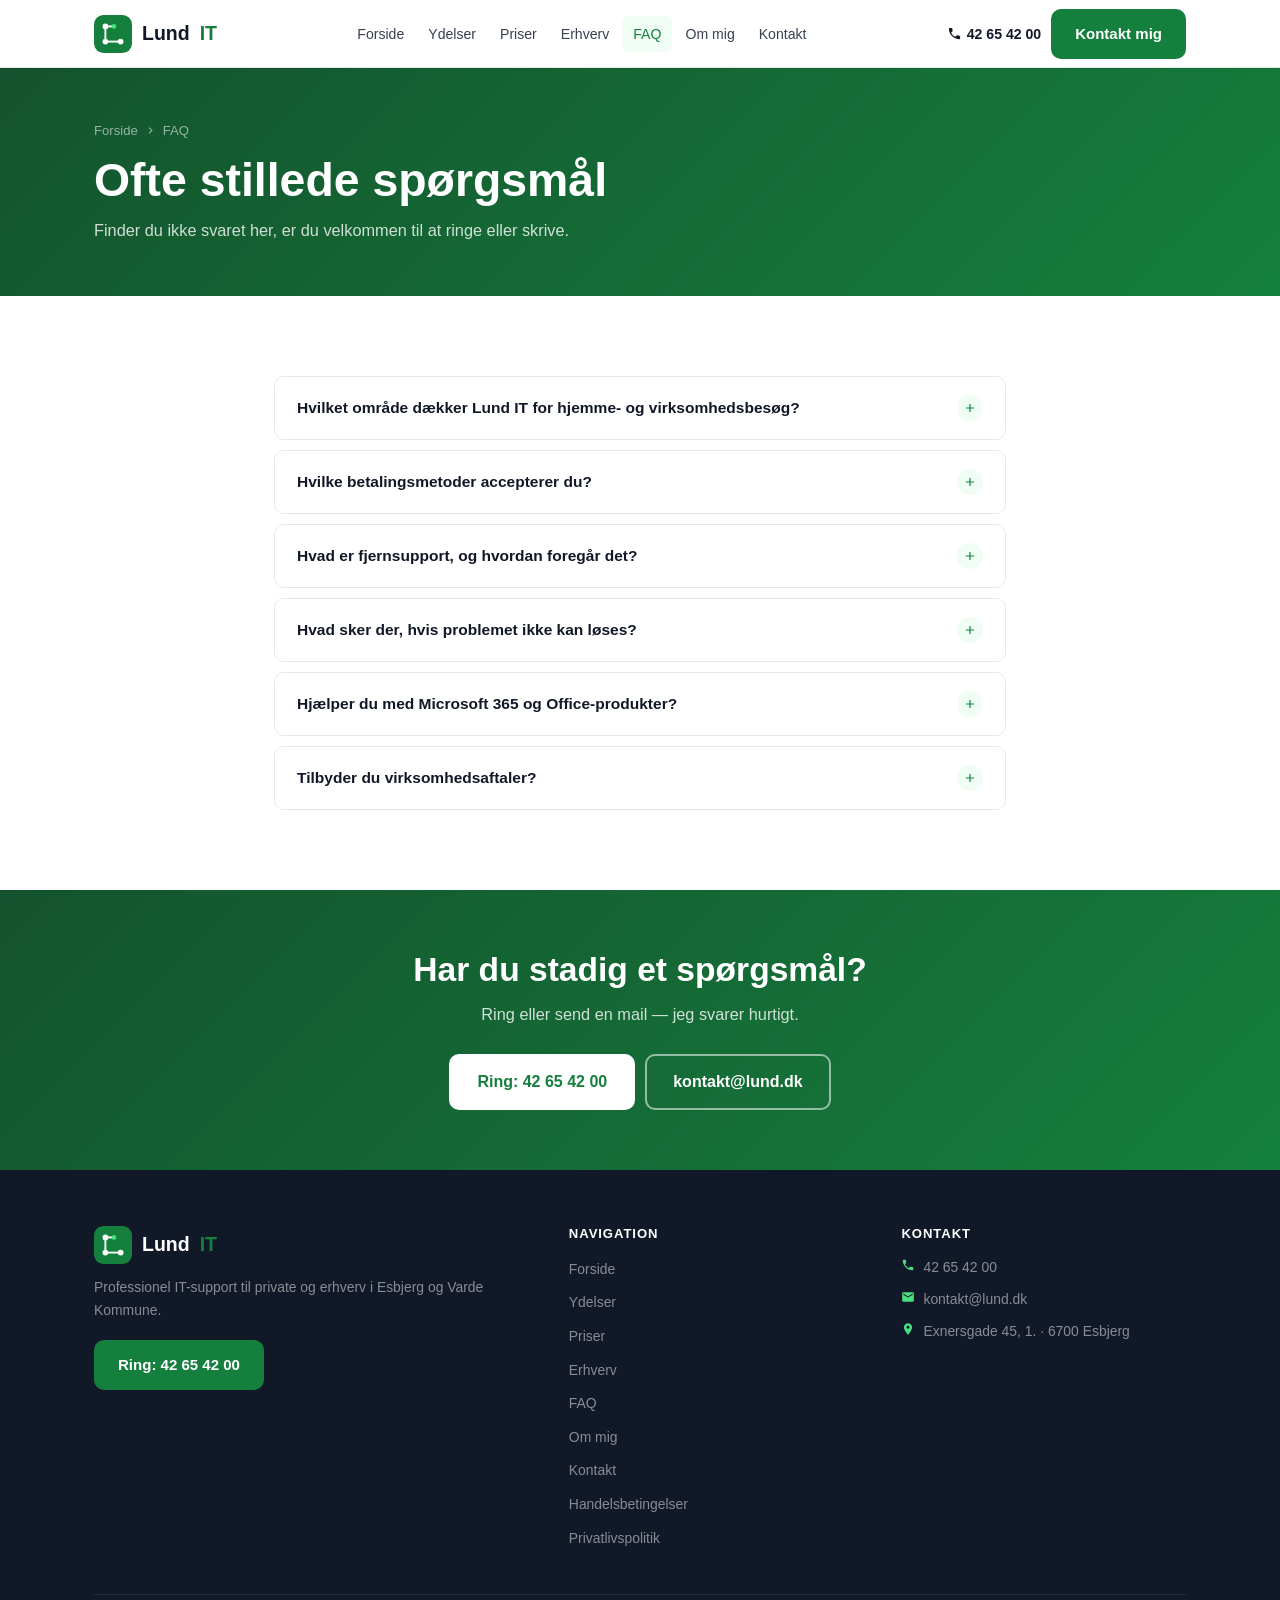
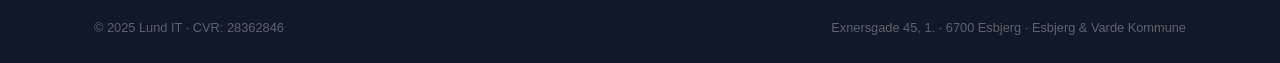
<file: faq.html>
﻿<!DOCTYPE html>
<html lang="da">
<head>
  <meta charset="UTF-8">
  <meta name="viewport" content="width=device-width, initial-scale=1.0">
  <title>FAQ — Lund IT</title>
  <meta name="description" content="Svar på de mest stillede spørgsmål om Lund IT's priser, ydelser, dækningsområde og betalingsmetoder.">
  <link rel="stylesheet" href="css/style.css">
</head>
<body>

<!-- NAV -->
<nav class="nav">
  <div class="nav-inner">
    <a href="index.html" class="nav-logo">
      <svg class="nav-logo-mark" viewBox="0 0 40 40" fill="none" xmlns="http://www.w3.org/2000/svg">
        <rect width="40" height="40" rx="10" fill="#15803d"/>
        <circle cx="12" cy="12" r="3" fill="white"/>
        <circle cx="12" cy="28" r="3" fill="white"/>
        <circle cx="28" cy="28" r="3" fill="white"/>
        <rect x="11" y="12" width="2" height="16" fill="white"/>
        <rect x="13" y="27" width="15" height="2" fill="white"/>
        <rect x="12" y="11" width="9" height="2" fill="white"/>
        <circle cx="21" cy="12" r="2.5" fill="#4ade80"/>
      </svg>
      Lund <span>IT</span>
    </a>
    <div class="nav-links">
      <a href="index.html">Forside</a>
      <a href="ydelser.html">Ydelser</a>
      <a href="priser.html">Priser</a>
      <a href="erhverv.html">Erhverv</a>
      <a href="faq.html" class="active">FAQ</a>
      <a href="om-mig.html">Om mig</a>
      <a href="kontakt.html">Kontakt</a>
    </div>
    <div class="nav-cta">
      <a href="tel:42654200" class="nav-phone">
        <svg xmlns="http://www.w3.org/2000/svg" viewBox="0 0 24 24" fill="currentColor"><path d="M6.62 10.79c1.44 2.83 3.76 5.14 6.59 6.59l2.2-2.2c.27-.27.67-.36 1.02-.24 1.12.37 2.33.57 3.57.57.55 0 1 .45 1 1V20c0 .55-.45 1-1 1-9.39 0-17-7.61-17-17 0-.55.45-1 1-1h3.5c.55 0 1 .45 1 1 0 1.25.2 2.45.57 3.57.11.35.03.74-.25 1.02l-2.2 2.2z"/></svg>
        42 65 42 00
      </a>
      <a href="kontakt.html" class="btn btn-primary">Kontakt mig</a>
    </div>
    <button class="nav-toggle" id="navToggle" aria-label="Åbn menu">
      <span></span><span></span><span></span>
    </button>
  </div>
  <div class="nav-mobile" id="navMobile">
    <a href="index.html">Forside</a>
    <a href="ydelser.html">Ydelser</a>
    <a href="priser.html">Priser</a>
    <a href="erhverv.html">Erhverv</a>
    <a href="faq.html">FAQ</a>
    <a href="om-mig.html">Om mig</a>
    <a href="kontakt.html">Kontakt</a>
    <a href="tel:42654200" class="nav-mobile-cta">Ring: 42 65 42 00</a>
  </div>
</nav>

<!-- PAGE HERO -->
<section class="page-hero">
  <div class="container">
    <div class="breadcrumb">
      <a href="index.html">Forside</a>
      <svg xmlns="http://www.w3.org/2000/svg" viewBox="0 0 24 24" fill="currentColor"><path d="M10 6L8.59 7.41 13.17 12l-4.58 4.59L10 18l6-6z"/></svg>
      FAQ
    </div>
    <h1>Ofte stillede spørgsmål</h1>
    <p>Finder du ikke svaret her, er du velkommen til at ringe eller skrive.</p>
  </div>
</section>

<!-- FAQ -->
<section class="section">
  <div class="container" style="max-width:780px;">

    <div class="faq-list">

      <div class="faq-item">
        <button class="faq-question">
          Hvilket område dækker Lund IT for hjemme- og virksomhedsbesøg?
          <span class="faq-icon"><svg xmlns="http://www.w3.org/2000/svg" viewBox="0 0 24 24" fill="currentColor"><path d="M19 13h-6v6h-2v-6H5v-2h6V5h2v6h6v2z"/></svg></span>
        </button>
        <div class="faq-answer">
          <p>For hjemme- og virksomhedsbesøg kører jeg primært i <strong>Esbjerg, Varde, Ribe og omegn</strong>. Bor du udenfor dette område, er der et kørselstillæg for den ekstra strækning — se <a href="priser.html" style="color:#15803d;">prissiden</a> for detaljer.<br><br><strong>Fjernsupport dækker hele Danmark</strong> — bor du udenfor kørselsområdet, er fjernsupport eller e-mailsupport altid en mulighed.</p>
        </div>
      </div>

      <div class="faq-item">
        <button class="faq-question">
          Hvilke betalingsmetoder accepterer du?
          <span class="faq-icon"><svg xmlns="http://www.w3.org/2000/svg" viewBox="0 0 24 24" fill="currentColor"><path d="M19 13h-6v6h-2v-6H5v-2h6V5h2v6h6v2z"/></svg></span>
        </button>
        <div class="faq-answer">
          <p><strong>Private kunder</strong> betaler med MobilePay ved opgavens afslutning. <strong>Erhvervskunder</strong> faktureres og betaler via bankoverførsel eller EAN med 8 dages netto betalingsfrist.</p>
        </div>
      </div>

      <div class="faq-item">
        <button class="faq-question">
          Hvad er fjernsupport, og hvordan foregår det?
          <span class="faq-icon"><svg xmlns="http://www.w3.org/2000/svg" viewBox="0 0 24 24" fill="currentColor"><path d="M19 13h-6v6h-2v-6H5v-2h6V5h2v6h6v2z"/></svg></span>
        </button>
        <div class="faq-answer">
          <p>Fjernsupport foregår via programmet <strong>TeamViewer</strong>, som giver mig mulighed for at se og styre din computer uden at være til stede fysisk. Sådan foregår det:</p>
          <p style="margin-top:8px;">1. Du downloader TeamViewer fra <a href="https://www.teamviewer.com" target="_blank" rel="noopener" style="color:#15803d;">teamviewer.com</a> (gratis at bruge).<br>2. Du starter programmet og giver mig din <strong>ID</strong> og <strong>adgangskode</strong>.<br>3. Jeg forbinder og hjælper dig — du kan se alt hvad jeg gør på din skærm.<br>4. Du kan til enhver tid afbryde forbindelsen ved at lukke TeamViewer.</p>
          <p style="margin-top:8px;">TeamViewer er et velkendt og sikkert program, som bruges af millioner af virksomheder og IT-supportere verden over.</p>
        </div>
      </div>

      <div class="faq-item">
        <button class="faq-question">
          Hvad sker der, hvis problemet ikke kan løses?
          <span class="faq-icon"><svg xmlns="http://www.w3.org/2000/svg" viewBox="0 0 24 24" fill="currentColor"><path d="M19 13h-6v6h-2v-6H5v-2h6V5h2v6h6v2z"/></svg></span>
        </button>
        <div class="faq-answer">
          <p>Du betaler kun for den tid der er brugt på forsøget. Jeg er ærlig undervejs: hvis jeg vurderer at problemet ikke kan løses via mig, siger jeg det tidligt, så du ikke bruger penge unødvendigt.</p>
        </div>
      </div>

      <div class="faq-item">
        <button class="faq-question">
          Hjælper du med Microsoft 365 og Office-produkter?
          <span class="faq-icon"><svg xmlns="http://www.w3.org/2000/svg" viewBox="0 0 24 24" fill="currentColor"><path d="M19 13h-6v6h-2v-6H5v-2h6V5h2v6h6v2z"/></svg></span>
        </button>
        <div class="faq-answer">
          <p>Ja. Jeg hjælper med opsætning og konfiguration af <strong>Microsoft 365</strong>, herunder Outlook, Word, Excel, OneDrive og Teams. Både til private og erhvervskunder.</p>
        </div>
      </div>

      <div class="faq-item">
        <button class="faq-question">
          Tilbyder du virksomhedsaftaler?
          <span class="faq-icon"><svg xmlns="http://www.w3.org/2000/svg" viewBox="0 0 24 24" fill="currentColor"><path d="M19 13h-6v6h-2v-6H5v-2h6V5h2v6h6v2z"/></svg></span>
        </button>
        <div class="faq-answer">
          <p>Ja. Lund IT tilbyder <strong>faste supportaftaler</strong> og <strong>klippekortsløsninger</strong> til virksomheder. En fast aftale sikrer prioriteret responstid og forudsigelige IT-udgifter. Se mere på siden <a href="erhverv.html" style="color:#15803d;">Erhverv</a>, eller ring for en uforpligtende snak.</p>
        </div>
      </div>

    </div>

  </div>
</section>

<!-- CTA -->
<section class="cta-banner">
  <div class="container">
    <h2>Har du stadig et spørgsmål?</h2>
    <p>Ring eller send en mail — jeg svarer hurtigt.</p>
    <div class="cta-actions">
      <a href="tel:42654200" class="btn btn-white btn-lg">Ring: 42 65 42 00</a>
      <a href="mailto:kontakt@lund.dk" class="btn btn-outline-white btn-lg">kontakt@lund.dk</a>
    </div>
  </div>
</section>

<!-- FOOTER -->
<footer class="footer">
  <div class="container">
    <div class="footer-grid">
      <div class="footer-brand">
        <a href="index.html" class="nav-logo">
          <svg class="nav-logo-mark" viewBox="0 0 40 40" fill="none" xmlns="http://www.w3.org/2000/svg">
            <rect width="40" height="40" rx="10" fill="#15803d"/>
            <circle cx="12" cy="12" r="3" fill="white"/>
            <circle cx="12" cy="28" r="3" fill="white"/>
            <circle cx="28" cy="28" r="3" fill="white"/>
            <rect x="11" y="12" width="2" height="16" fill="white"/>
            <rect x="13" y="27" width="15" height="2" fill="white"/>
            <rect x="12" y="11" width="9" height="2" fill="white"/>
            <circle cx="21" cy="12" r="2.5" fill="#4ade80"/>
          </svg>
          Lund <span>IT</span>
        </a>
        <p>Professionel IT-support til private og erhverv i Esbjerg og Varde Kommune.</p>
        <a href="tel:42654200" class="btn btn-primary">Ring: 42 65 42 00</a>
      </div>
      <div class="footer-col">
        <h4>Navigation</h4>
        <ul class="footer-links">
          <li><a href="index.html">Forside</a></li>
          <li><a href="ydelser.html">Ydelser</a></li>
          <li><a href="priser.html">Priser</a></li>
          <li><a href="erhverv.html">Erhverv</a></li>
          <li><a href="faq.html">FAQ</a></li>
          <li><a href="om-mig.html">Om mig</a></li>
          <li><a href="kontakt.html">Kontakt</a></li>
          <li><a href="handelsbetingelser.html">Handelsbetingelser</a></li>
          <li><a href="privatlivspolitik.html">Privatlivspolitik</a></li>
        </ul>
      </div>
      <div class="footer-col">
        <h4>Kontakt</h4>
        <ul class="footer-contact-list">
          <li><svg xmlns="http://www.w3.org/2000/svg" viewBox="0 0 24 24" fill="currentColor"><path d="M6.62 10.79c1.44 2.83 3.76 5.14 6.59 6.59l2.2-2.2c.27-.27.67-.36 1.02-.24 1.12.37 2.33.57 3.57.57.55 0 1 .45 1 1V20c0 .55-.45 1-1 1-9.39 0-17-7.61-17-17 0-.55.45-1 1-1h3.5c.55 0 1 .45 1 1 0 1.25.2 2.45.57 3.57.11.35.03.74-.25 1.02l-2.2 2.2z"/></svg><a href="tel:42654200">42 65 42 00</a></li>
          <li><svg xmlns="http://www.w3.org/2000/svg" viewBox="0 0 24 24" fill="currentColor"><path d="M20 4H4c-1.1 0-2 .9-2 2v12c0 1.1.9 2 2 2h16c1.1 0 2-.9 2-2V6c0-1.1-.9-2-2-2zm0 4l-8 5-8-5V6l8 5 8-5v2z"/></svg><a href="mailto:kontakt@lund.dk">kontakt@lund.dk</a></li>
          <li><svg xmlns="http://www.w3.org/2000/svg" viewBox="0 0 24 24" fill="currentColor"><path d="M12 2C8.13 2 5 5.13 5 9c0 5.25 7 13 7 13s7-7.75 7-13c0-3.87-3.13-7-7-7zm0 9.5c-1.38 0-2.5-1.12-2.5-2.5s1.12-2.5 2.5-2.5 2.5 1.12 2.5 2.5-1.12 2.5-2.5 2.5z"/></svg>Exnersgade 45, 1. · 6700 Esbjerg</li>
        </ul>
      </div>
    </div>
    <div class="footer-bottom">
      <p>© 2025 Lund IT · CVR: 28362846</p>
      <p>Exnersgade 45, 1. · 6700 Esbjerg · Esbjerg &amp; Varde Kommune</p>
    </div>
  </div>
</footer>

<script src="js/main.js"></script>
</body>
</html>
</file>
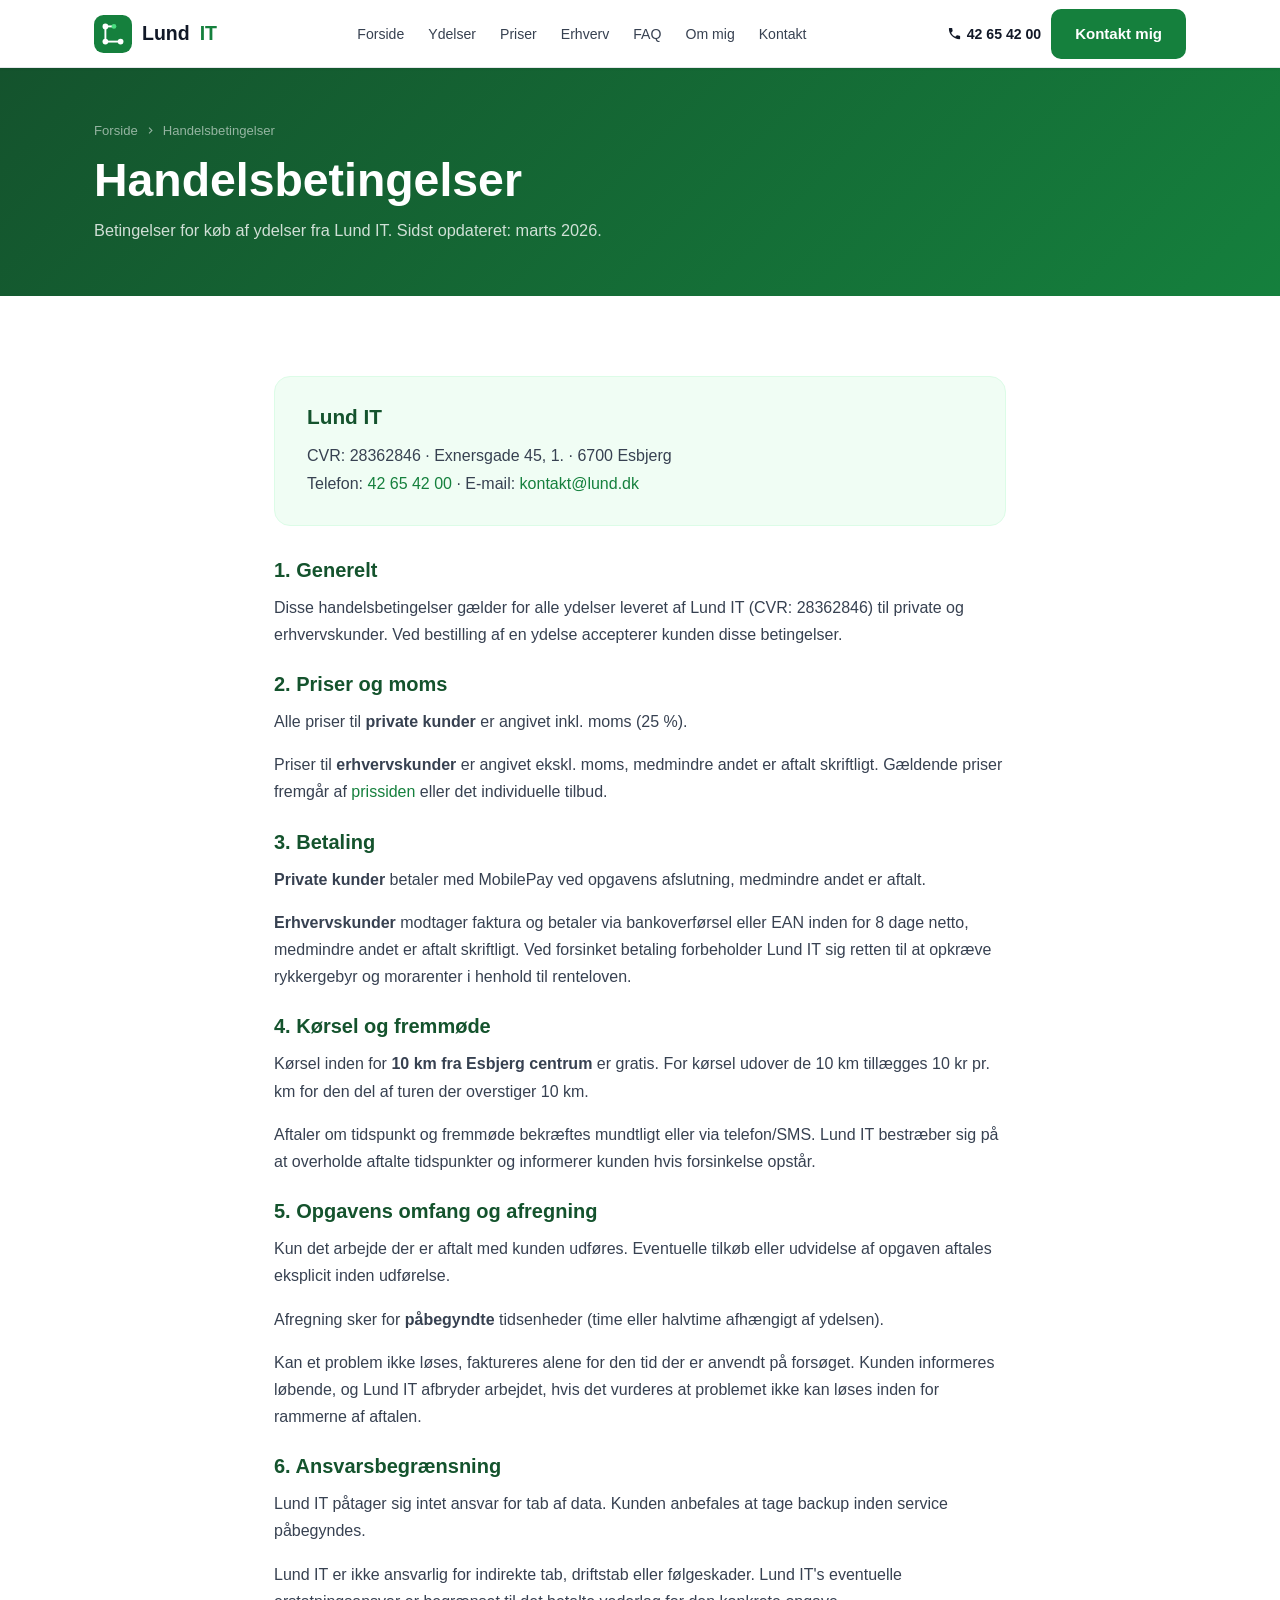
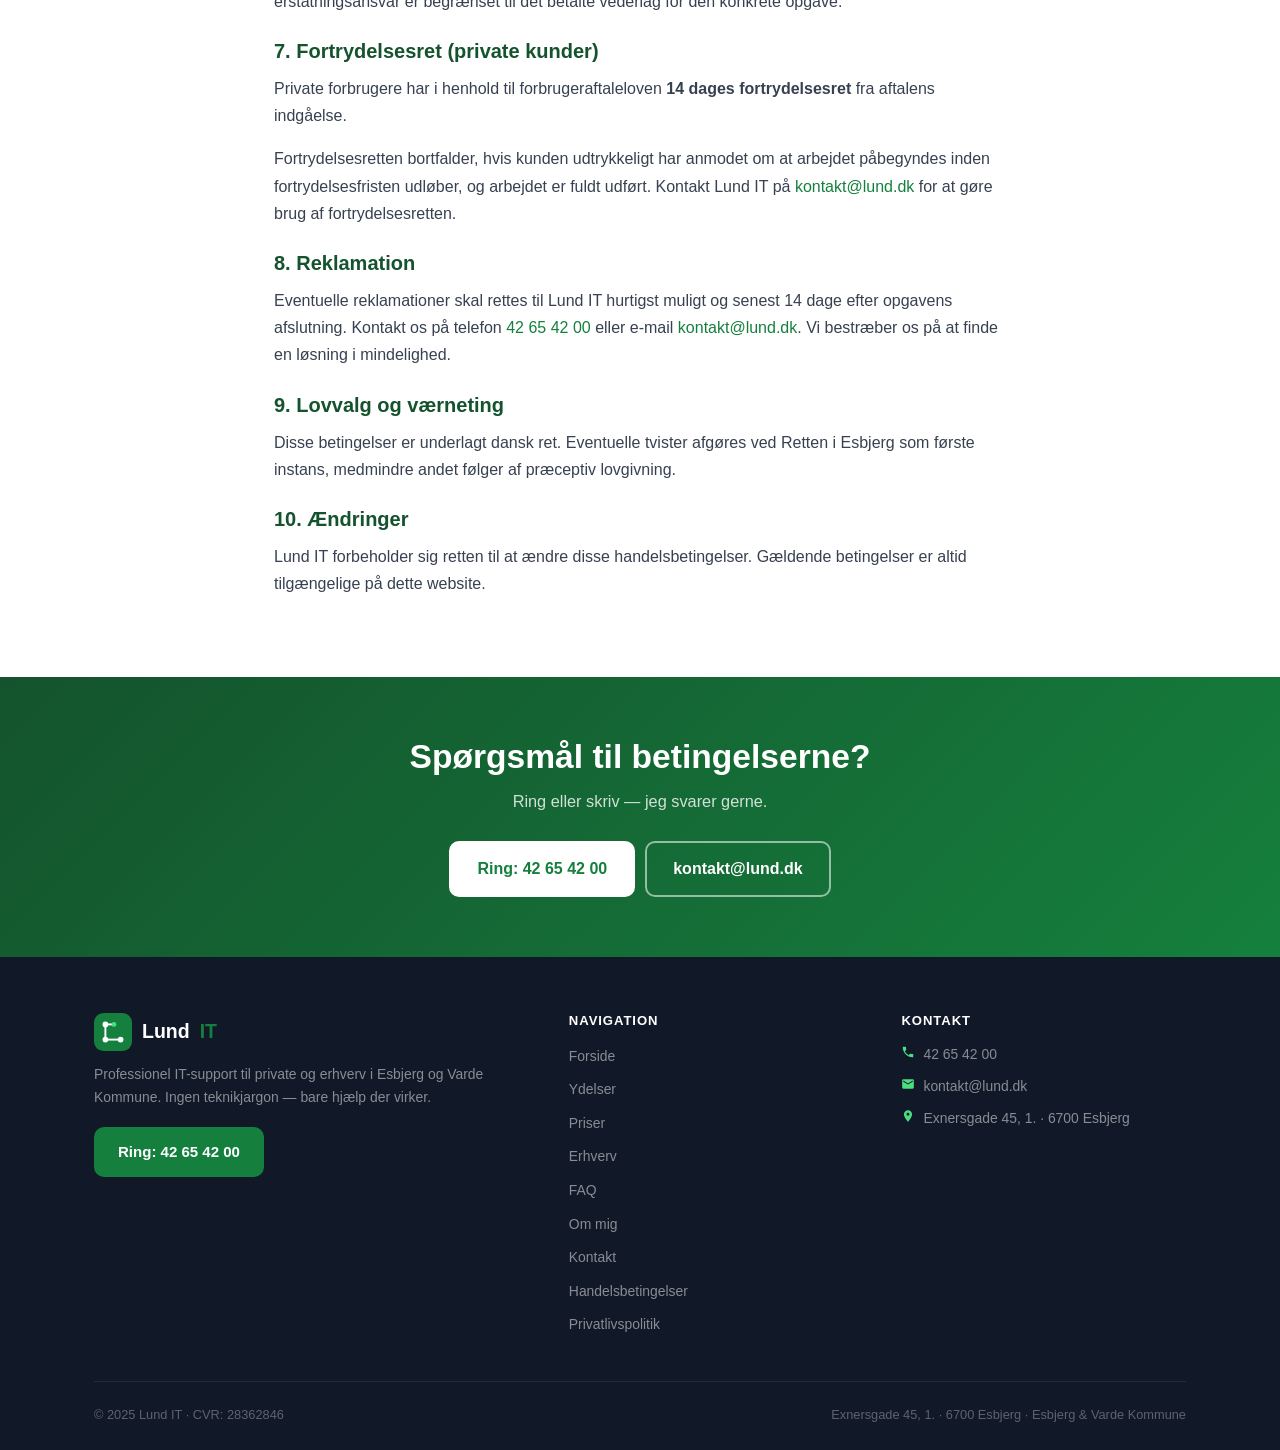
<file: handelsbetingelser.html>
<!DOCTYPE html>
<html lang="da">
<head>
  <meta charset="UTF-8">
  <meta name="viewport" content="width=device-width, initial-scale=1.0">
  <title>Handelsbetingelser — Lund IT</title>
  <meta name="description" content="Handelsbetingelser for Lund IT. Læs om priser, betaling, kørsel, ansvarsbegrænsning og fortrydelsesret.">
  <link rel="stylesheet" href="css/style.css">
</head>
<body>

<!-- ═══════════════════════════════ NAV ═══════════════════════ -->
<nav class="nav">
  <div class="nav-inner">
    <a href="index.html" class="nav-logo">
      <svg class="nav-logo-mark" viewBox="0 0 40 40" fill="none" xmlns="http://www.w3.org/2000/svg">
        <rect width="40" height="40" rx="10" fill="#15803d"/>
        <circle cx="12" cy="12" r="3" fill="white"/>
        <circle cx="12" cy="28" r="3" fill="white"/>
        <circle cx="28" cy="28" r="3" fill="white"/>
        <rect x="11" y="12" width="2" height="16" fill="white"/>
        <rect x="13" y="27" width="15" height="2" fill="white"/>
        <rect x="12" y="11" width="9" height="2" fill="white"/>
        <circle cx="21" cy="12" r="2.5" fill="#4ade80"/>
      </svg>
      Lund <span>IT</span>
    </a>
    <div class="nav-links">
      <a href="index.html">Forside</a>
      <a href="ydelser.html">Ydelser</a>
      <a href="priser.html">Priser</a>
      <a href="erhverv.html">Erhverv</a>
      <a href="faq.html">FAQ</a>
      <a href="om-mig.html">Om mig</a>
      <a href="kontakt.html">Kontakt</a>
    </div>
    <div class="nav-cta">
      <a href="tel:42654200" class="nav-phone">
        <svg xmlns="http://www.w3.org/2000/svg" viewBox="0 0 24 24" fill="currentColor"><path d="M6.62 10.79c1.44 2.83 3.76 5.14 6.59 6.59l2.2-2.2c.27-.27.67-.36 1.02-.24 1.12.37 2.33.57 3.57.57.55 0 1 .45 1 1V20c0 .55-.45 1-1 1-9.39 0-17-7.61-17-17 0-.55.45-1 1-1h3.5c.55 0 1 .45 1 1 0 1.25.2 2.45.57 3.57.11.35.03.74-.25 1.02l-2.2 2.2z"/></svg>
        42 65 42 00
      </a>
      <a href="kontakt.html" class="btn btn-primary">Kontakt mig</a>
    </div>
    <button class="nav-toggle" id="navToggle" aria-label="Åbn menu">
      <span></span><span></span><span></span>
    </button>
  </div>
  <div class="nav-mobile" id="navMobile">
    <a href="index.html">Forside</a>
    <a href="ydelser.html">Ydelser</a>
    <a href="priser.html">Priser</a>
    <a href="erhverv.html">Erhverv</a>
    <a href="faq.html">FAQ</a>
    <a href="om-mig.html">Om mig</a>
    <a href="kontakt.html">Kontakt</a>
    <a href="tel:42654200" class="nav-mobile-cta">Ring: 42 65 42 00</a>
  </div>
</nav>

<!-- PAGE HERO -->
<section class="page-hero">
  <div class="container">
    <div class="breadcrumb">
      <a href="index.html">Forside</a>
      <svg xmlns="http://www.w3.org/2000/svg" viewBox="0 0 24 24" fill="currentColor"><path d="M10 6L8.59 7.41 13.17 12l-4.58 4.59L10 18l6-6z"/></svg>
      Handelsbetingelser
    </div>
    <h1>Handelsbetingelser</h1>
    <p>Betingelser for køb af ydelser fra Lund IT. Sidst opdateret: marts 2026.</p>
  </div>
</section>

<!-- CONTENT -->
<section class="section">
  <div class="container" style="max-width:780px;">

    <div class="info-box" style="margin-bottom:32px;">
      <h3>Lund IT</h3>
      <p>CVR: 28362846 · Exnersgade 45, 1. · 6700 Esbjerg<br>
      Telefon: <a href="tel:42654200" style="color:#15803d;">42 65 42 00</a> · E-mail: <a href="mailto:kontakt@lund.dk" style="color:#15803d;">kontakt@lund.dk</a></p>
    </div>

    <h2 style="font-size:1.25rem;margin-bottom:12px;color:#14532d;">1. Generelt</h2>
    <p style="margin-bottom:24px;">Disse handelsbetingelser gælder for alle ydelser leveret af Lund IT (CVR: 28362846) til private og erhvervskunder. Ved bestilling af en ydelse accepterer kunden disse betingelser.</p>

    <h2 style="font-size:1.25rem;margin-bottom:12px;color:#14532d;">2. Priser og moms</h2>
    <p style="margin-bottom:16px;">Alle priser til <strong>private kunder</strong> er angivet inkl. moms (25 %).</p>
    <p style="margin-bottom:24px;">Priser til <strong>erhvervskunder</strong> er angivet ekskl. moms, medmindre andet er aftalt skriftligt. Gældende priser fremgår af <a href="priser.html" style="color:#15803d;">prissiden</a> eller det individuelle tilbud.</p>

    <h2 style="font-size:1.25rem;margin-bottom:12px;color:#14532d;">3. Betaling</h2>
    <p style="margin-bottom:16px;"><strong>Private kunder</strong> betaler med MobilePay ved opgavens afslutning, medmindre andet er aftalt.</p>
    <p style="margin-bottom:24px;"><strong>Erhvervskunder</strong> modtager faktura og betaler via bankoverførsel eller EAN inden for 8 dage netto, medmindre andet er aftalt skriftligt. Ved forsinket betaling forbeholder Lund IT sig retten til at opkræve rykkergebyr og morarenter i henhold til renteloven.</p>

    <h2 style="font-size:1.25rem;margin-bottom:12px;color:#14532d;">4. Kørsel og fremmøde</h2>
    <p style="margin-bottom:16px;">Kørsel inden for <strong>10 km fra Esbjerg centrum</strong> er gratis. For kørsel udover de 10 km tillægges 10 kr pr. km for den del af turen der overstiger 10 km.</p>
    <p style="margin-bottom:24px;">Aftaler om tidspunkt og fremmøde bekræftes mundtligt eller via telefon/SMS. Lund IT bestræber sig på at overholde aftalte tidspunkter og informerer kunden hvis forsinkelse opstår.</p>

    <h2 style="font-size:1.25rem;margin-bottom:12px;color:#14532d;">5. Opgavens omfang og afregning</h2>
    <p style="margin-bottom:16px;">Kun det arbejde der er aftalt med kunden udføres. Eventuelle tilkøb eller udvidelse af opgaven aftales eksplicit inden udførelse.</p>
    <p style="margin-bottom:16px;">Afregning sker for <strong>påbegyndte</strong> tidsenheder (time eller halvtime afhængigt af ydelsen).</p>
    <p style="margin-bottom:24px;">Kan et problem ikke løses, faktureres alene for den tid der er anvendt på forsøget. Kunden informeres løbende, og Lund IT afbryder arbejdet, hvis det vurderes at problemet ikke kan løses inden for rammerne af aftalen.</p>

    <h2 style="font-size:1.25rem;margin-bottom:12px;color:#14532d;">6. Ansvarsbegrænsning</h2>
    <p style="margin-bottom:16px;">Lund IT påtager sig intet ansvar for tab af data. Kunden anbefales at tage backup inden service påbegyndes.</p>
    <p style="margin-bottom:24px;">Lund IT er ikke ansvarlig for indirekte tab, driftstab eller følgeskader. Lund IT's eventuelle erstatningsansvar er begrænset til det betalte vederlag for den konkrete opgave.</p>

    <h2 style="font-size:1.25rem;margin-bottom:12px;color:#14532d;">7. Fortrydelsesret (private kunder)</h2>
    <p style="margin-bottom:16px;">Private forbrugere har i henhold til forbrugeraftaleloven <strong>14 dages fortrydelsesret</strong> fra aftalens indgåelse.</p>
    <p style="margin-bottom:24px;">Fortrydelsesretten bortfalder, hvis kunden udtrykkeligt har anmodet om at arbejdet påbegyndes inden fortrydelsesfristen udløber, og arbejdet er fuldt udført. Kontakt Lund IT på <a href="mailto:kontakt@lund.dk" style="color:#15803d;">kontakt@lund.dk</a> for at gøre brug af fortrydelsesretten.</p>

    <h2 style="font-size:1.25rem;margin-bottom:12px;color:#14532d;">8. Reklamation</h2>
    <p style="margin-bottom:24px;">Eventuelle reklamationer skal rettes til Lund IT hurtigst muligt og senest 14 dage efter opgavens afslutning. Kontakt os på telefon <a href="tel:42654200" style="color:#15803d;">42 65 42 00</a> eller e-mail <a href="mailto:kontakt@lund.dk" style="color:#15803d;">kontakt@lund.dk</a>. Vi bestræber os på at finde en løsning i mindelighed.</p>

    <h2 style="font-size:1.25rem;margin-bottom:12px;color:#14532d;">9. Lovvalg og værneting</h2>
    <p style="margin-bottom:24px;">Disse betingelser er underlagt dansk ret. Eventuelle tvister afgøres ved Retten i Esbjerg som første instans, medmindre andet følger af præceptiv lovgivning.</p>

    <h2 style="font-size:1.25rem;margin-bottom:12px;color:#14532d;">10. Ændringer</h2>
    <p>Lund IT forbeholder sig retten til at ændre disse handelsbetingelser. Gældende betingelser er altid tilgængelige på dette website.</p>

  </div>
</section>

<!-- CTA -->
<section class="cta-banner">
  <div class="container">
    <h2>Spørgsmål til betingelserne?</h2>
    <p>Ring eller skriv — jeg svarer gerne.</p>
    <div class="cta-actions">
      <a href="tel:42654200" class="btn btn-white btn-lg">Ring: 42 65 42 00</a>
      <a href="mailto:kontakt@lund.dk" class="btn btn-outline-white btn-lg">kontakt@lund.dk</a>
    </div>
  </div>
</section>

<!-- ═══════════════════════════ FOOTER ════════════════════════ -->
<footer class="footer">
  <div class="container">
    <div class="footer-grid">
      <div class="footer-brand">
        <a href="index.html" class="nav-logo">
          <svg class="nav-logo-mark" viewBox="0 0 40 40" fill="none" xmlns="http://www.w3.org/2000/svg">
            <rect width="40" height="40" rx="10" fill="#15803d"/>
            <circle cx="12" cy="12" r="3" fill="white"/>
            <circle cx="12" cy="28" r="3" fill="white"/>
            <circle cx="28" cy="28" r="3" fill="white"/>
            <rect x="11" y="12" width="2" height="16" fill="white"/>
            <rect x="13" y="27" width="15" height="2" fill="white"/>
            <rect x="12" y="11" width="9" height="2" fill="white"/>
            <circle cx="21" cy="12" r="2.5" fill="#4ade80"/>
          </svg>
          Lund <span>IT</span>
        </a>
        <p>Professionel IT-support til private og erhverv i Esbjerg og Varde Kommune. Ingen teknikjargon — bare hjælp der virker.</p>
        <a href="tel:42654200" class="btn btn-primary">Ring: 42 65 42 00</a>
      </div>
      <div class="footer-col">
        <h4>Navigation</h4>
        <ul class="footer-links">
          <li><a href="index.html">Forside</a></li>
          <li><a href="ydelser.html">Ydelser</a></li>
          <li><a href="priser.html">Priser</a></li>
          <li><a href="erhverv.html">Erhverv</a></li>
          <li><a href="faq.html">FAQ</a></li>
          <li><a href="om-mig.html">Om mig</a></li>
          <li><a href="kontakt.html">Kontakt</a></li>
          <li><a href="handelsbetingelser.html">Handelsbetingelser</a></li>
          <li><a href="privatlivspolitik.html">Privatlivspolitik</a></li>
        </ul>
      </div>
      <div class="footer-col">
        <h4>Kontakt</h4>
        <ul class="footer-contact-list">
          <li>
            <svg xmlns="http://www.w3.org/2000/svg" viewBox="0 0 24 24" fill="currentColor"><path d="M6.62 10.79c1.44 2.83 3.76 5.14 6.59 6.59l2.2-2.2c.27-.27.67-.36 1.02-.24 1.12.37 2.33.57 3.57.57.55 0 1 .45 1 1V20c0 .55-.45 1-1 1-9.39 0-17-7.61-17-17 0-.55.45-1 1-1h3.5c.55 0 1 .45 1 1 0 1.25.2 2.45.57 3.57.11.35.03.74-.25 1.02l-2.2 2.2z"/></svg>
            <a href="tel:42654200">42 65 42 00</a>
          </li>
          <li>
            <svg xmlns="http://www.w3.org/2000/svg" viewBox="0 0 24 24" fill="currentColor"><path d="M20 4H4c-1.1 0-2 .9-2 2v12c0 1.1.9 2 2 2h16c1.1 0 2-.9 2-2V6c0-1.1-.9-2-2-2zm0 4l-8 5-8-5V6l8 5 8-5v2z"/></svg>
            <a href="mailto:kontakt@lund.dk">kontakt@lund.dk</a>
          </li>
          <li>
            <svg xmlns="http://www.w3.org/2000/svg" viewBox="0 0 24 24" fill="currentColor"><path d="M12 2C8.13 2 5 5.13 5 9c0 5.25 7 13 7 13s7-7.75 7-13c0-3.87-3.13-7-7-7zm0 9.5c-1.38 0-2.5-1.12-2.5-2.5s1.12-2.5 2.5-2.5 2.5 1.12 2.5 2.5-1.12 2.5-2.5 2.5z"/></svg>
            Exnersgade 45, 1. · 6700 Esbjerg
          </li>
        </ul>
      </div>
    </div>
    <div class="footer-bottom">
      <p>© 2025 Lund IT · CVR: 28362846</p>
      <p>Exnersgade 45, 1. · 6700 Esbjerg · Esbjerg &amp; Varde Kommune</p>
    </div>
  </div>
</footer>

<script src="js/main.js"></script>
</body>
</html>
</file>
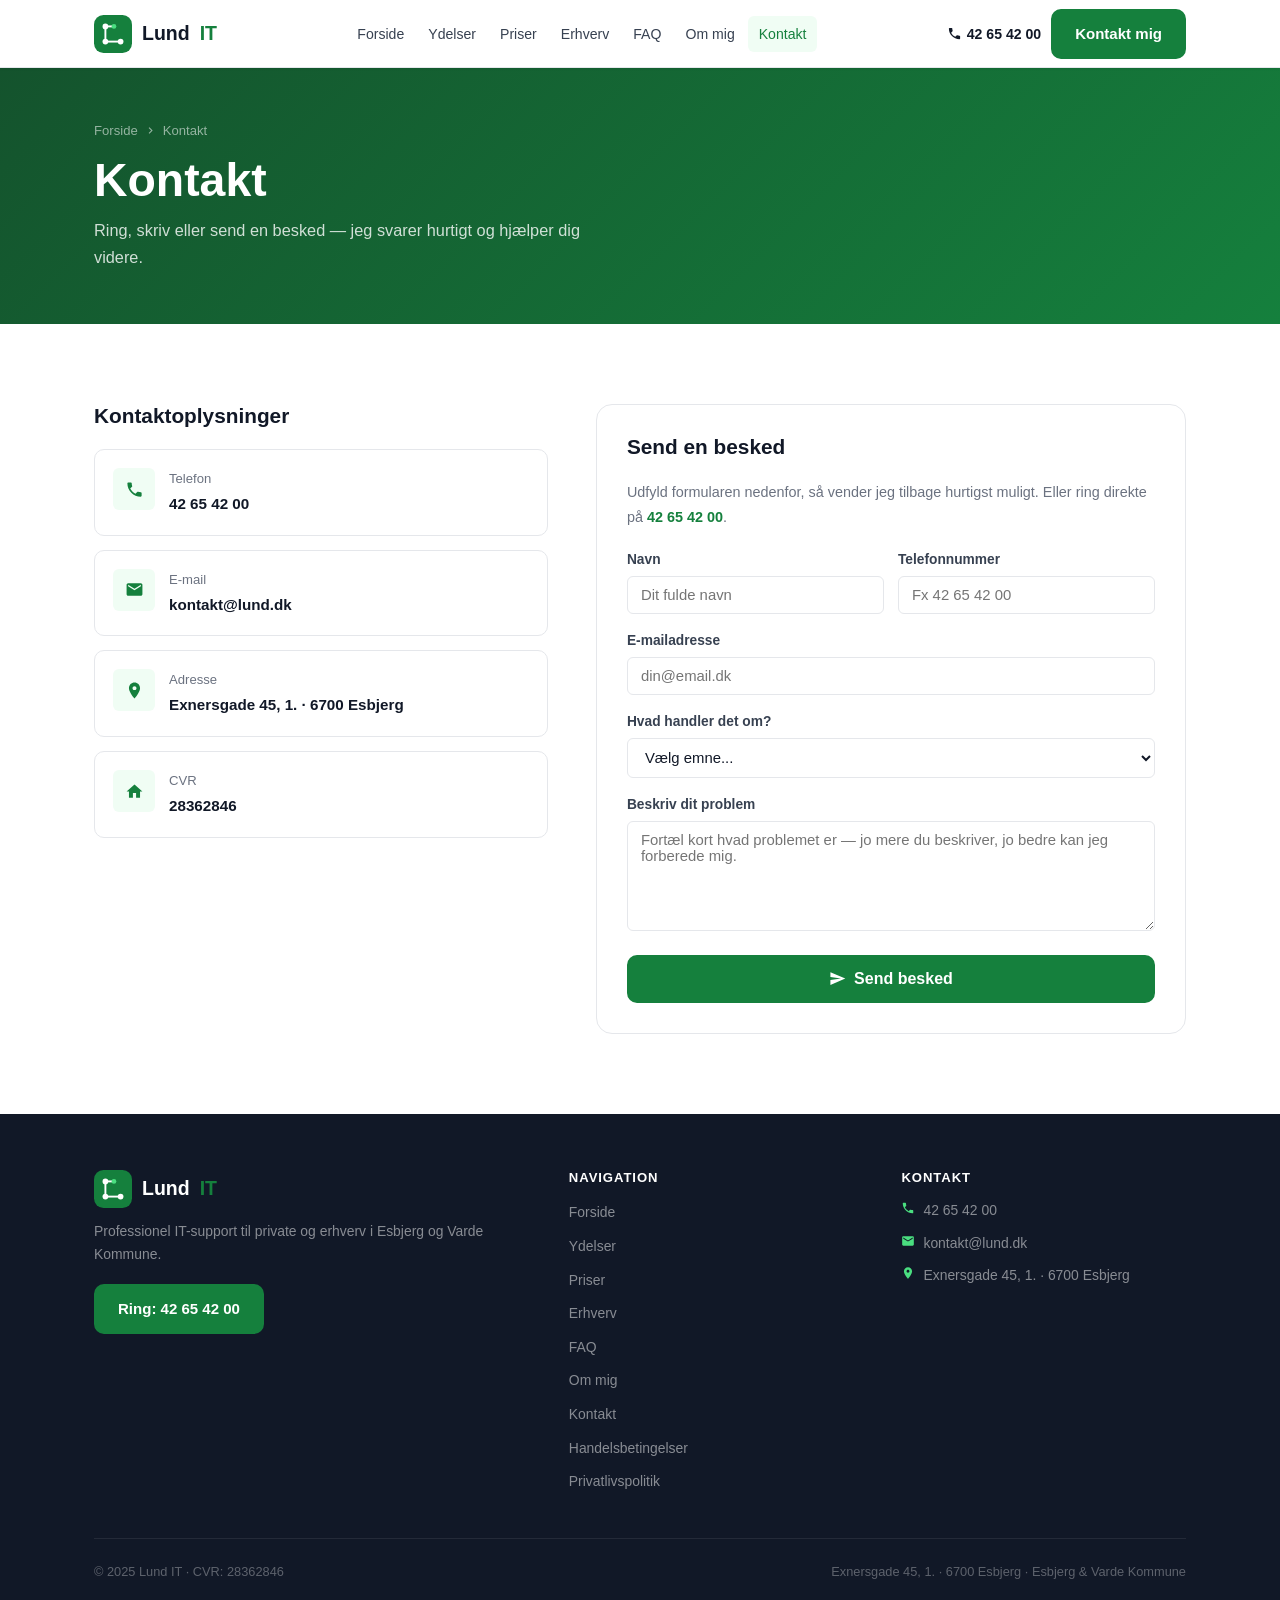
<file: kontakt.html>
﻿<!DOCTYPE html>
<html lang="da">
<head>
  <meta charset="UTF-8">
  <meta name="viewport" content="width=device-width, initial-scale=1.0">
  <title>Kontakt — Lund IT</title>
  <meta name="description" content="Kontakt Lund IT på 42 65 42 00 eller kontakt@lund.dk. IT-support i Esbjerg og Varde Kommune.">
  <link rel="stylesheet" href="css/style.css">
</head>
<body>

<!-- NAV -->
<nav class="nav">
  <div class="nav-inner">
    <a href="index.html" class="nav-logo">
      <svg class="nav-logo-mark" viewBox="0 0 40 40" fill="none" xmlns="http://www.w3.org/2000/svg">
        <rect width="40" height="40" rx="10" fill="#15803d"/>
        <circle cx="12" cy="12" r="3" fill="white"/>
        <circle cx="12" cy="28" r="3" fill="white"/>
        <circle cx="28" cy="28" r="3" fill="white"/>
        <rect x="11" y="12" width="2" height="16" fill="white"/>
        <rect x="13" y="27" width="15" height="2" fill="white"/>
        <rect x="12" y="11" width="9" height="2" fill="white"/>
        <circle cx="21" cy="12" r="2.5" fill="#4ade80"/>
      </svg>
      Lund <span>IT</span>
    </a>
    <div class="nav-links">
      <a href="index.html">Forside</a>
      <a href="ydelser.html">Ydelser</a>
      <a href="priser.html">Priser</a>
      <a href="erhverv.html">Erhverv</a>
      <a href="faq.html">FAQ</a>
      <a href="om-mig.html">Om mig</a>
      <a href="kontakt.html" class="active">Kontakt</a>
    </div>
    <div class="nav-cta">
      <a href="tel:42654200" class="nav-phone">
        <svg xmlns="http://www.w3.org/2000/svg" viewBox="0 0 24 24" fill="currentColor"><path d="M6.62 10.79c1.44 2.83 3.76 5.14 6.59 6.59l2.2-2.2c.27-.27.67-.36 1.02-.24 1.12.37 2.33.57 3.57.57.55 0 1 .45 1 1V20c0 .55-.45 1-1 1-9.39 0-17-7.61-17-17 0-.55.45-1 1-1h3.5c.55 0 1 .45 1 1 0 1.25.2 2.45.57 3.57.11.35.03.74-.25 1.02l-2.2 2.2z"/></svg>
        42 65 42 00
      </a>
      <a href="kontakt.html" class="btn btn-primary">Kontakt mig</a>
    </div>
    <button class="nav-toggle" id="navToggle" aria-label="Åbn menu">
      <span></span><span></span><span></span>
    </button>
  </div>
  <div class="nav-mobile" id="navMobile">
    <a href="index.html">Forside</a>
    <a href="ydelser.html">Ydelser</a>
    <a href="priser.html">Priser</a>
    <a href="erhverv.html">Erhverv</a>
    <a href="faq.html">FAQ</a>
    <a href="om-mig.html">Om mig</a>
    <a href="kontakt.html">Kontakt</a>
    <a href="tel:42654200" class="nav-mobile-cta">Ring: 42 65 42 00</a>
  </div>
</nav>

<!-- PAGE HERO -->
<section class="page-hero">
  <div class="container">
    <div class="breadcrumb">
      <a href="index.html">Forside</a>
      <svg xmlns="http://www.w3.org/2000/svg" viewBox="0 0 24 24" fill="currentColor"><path d="M10 6L8.59 7.41 13.17 12l-4.58 4.59L10 18l6-6z"/></svg>
      Kontakt
    </div>
    <h1>Kontakt</h1>
    <p>Ring, skriv eller send en besked — jeg svarer hurtigt og hjælper dig videre.</p>
  </div>
</section>

<!-- CONTACT -->
<section class="section">
  <div class="container">
    <div class="contact-grid">

      <!-- Left: contact info -->
      <div>
        <h3 style="margin-bottom:20px;">Kontaktoplysninger</h3>
        <div class="contact-items">

          <div class="contact-item">
            <div class="contact-item-icon">
              <svg xmlns="http://www.w3.org/2000/svg" viewBox="0 0 24 24" fill="currentColor"><path d="M6.62 10.79c1.44 2.83 3.76 5.14 6.59 6.59l2.2-2.2c.27-.27.67-.36 1.02-.24 1.12.37 2.33.57 3.57.57.55 0 1 .45 1 1V20c0 .55-.45 1-1 1-9.39 0-17-7.61-17-17 0-.55.45-1 1-1h3.5c.55 0 1 .45 1 1 0 1.25.2 2.45.57 3.57.11.35.03.74-.25 1.02l-2.2 2.2z"/></svg>
            </div>
            <div class="contact-item-text">
              <strong>Telefon</strong>
              <a href="tel:42654200">42 65 42 00</a>
            </div>
          </div>

          <div class="contact-item">
            <div class="contact-item-icon">
              <svg xmlns="http://www.w3.org/2000/svg" viewBox="0 0 24 24" fill="currentColor"><path d="M20 4H4c-1.1 0-2 .9-2 2v12c0 1.1.9 2 2 2h16c1.1 0 2-.9 2-2V6c0-1.1-.9-2-2-2zm0 4l-8 5-8-5V6l8 5 8-5v2z"/></svg>
            </div>
            <div class="contact-item-text">
              <strong>E-mail</strong>
              <a href="mailto:kontakt@lund.dk">kontakt@lund.dk</a>
            </div>
          </div>


          <div class="contact-item">
            <div class="contact-item-icon">
              <svg xmlns="http://www.w3.org/2000/svg" viewBox="0 0 24 24" fill="currentColor"><path d="M12 2C8.13 2 5 5.13 5 9c0 5.25 7 13 7 13s7-7.75 7-13c0-3.87-3.13-7-7-7zm0 9.5c-1.38 0-2.5-1.12-2.5-2.5s1.12-2.5 2.5-2.5 2.5 1.12 2.5 2.5-1.12 2.5-2.5 2.5z"/></svg>
            </div>
            <div class="contact-item-text">
              <strong>Adresse</strong>
              <p>Exnersgade 45, 1. · 6700 Esbjerg</p>
            </div>
          </div>

          <div class="contact-item">
            <div class="contact-item-icon">
              <svg xmlns="http://www.w3.org/2000/svg" viewBox="0 0 24 24" fill="currentColor"><path d="M10 20v-6h4v6h5v-8h3L12 3 2 12h3v8z"/></svg>
            </div>
            <div class="contact-item-text">
              <strong>CVR</strong>
              <p>28362846</p>
            </div>
          </div>

        </div>

      </div>

      <!-- Right: contact form -->
      <div class="contact-form">
        <h3>Send en besked</h3>
        <p style="font-size:.9rem; color:var(--text-muted); margin-bottom:20px;">Udfyld formularen nedenfor, så vender jeg tilbage hurtigst muligt. Eller ring direkte på <a href="tel:42654200" style="color:var(--primary); font-weight:600;">42 65 42 00</a>.</p>

        <!--
          ════════════════════════════════════════════════════
          KONTAKTFORMULAR — Formspree opsætning (3 trin)

          1. Gå til https://formspree.io og opret en gratis konto
          2. Klik "New Form", giv den et navn (fx "Lund IT Kontakt")
          3. Kopiér dit Form ID (8 tegn, fx: xrgvkabe)
          4. Find linjen:  var FORMSPREE_ID = "FORMSPREE_ID";
             i script-tagget nedenfor og erstat FORMSPREE_ID
             med dit rigtige ID.

          Gratis plan: op til 50 henvendelser pr. måned
          ════════════════════════════════════════════════════
        -->
        <form id="contactForm" novalidate>
          <div class="grid-2" style="gap:14px;">
            <div class="form-group">
              <label for="navn">Navn</label>
              <input type="text" id="navn" name="navn" placeholder="Dit fulde navn" required>
            </div>
            <div class="form-group">
              <label for="telefon">Telefonnummer</label>
              <input type="tel" id="telefon" name="telefon" placeholder="Fx 42 65 42 00">
            </div>
          </div>
          <div class="form-group">
            <label for="email">E-mailadresse</label>
            <input type="email" id="email" name="email" placeholder="din@email.dk" required>
          </div>
          <div class="form-group">
            <label for="type">Hvad handler det om?</label>
            <select id="type" name="emne">
              <option value="">Vælg emne...</option>
              <option value="hjemmebesog">Hjemmebesøg</option>
              <option value="fjernsupport">Fjernsupport</option>
              <option value="emailsupport">E-mailsupport</option>
              <option value="erhverv">Erhvervsaftale</option>
              <option value="andet">Andet</option>
            </select>
          </div>
          <div class="form-group">
            <label for="besked">Beskriv dit problem</label>
            <textarea id="besked" name="besked" placeholder="Fortæl kort hvad problemet er — jo mere du beskriver, jo bedre kan jeg forberede mig." required></textarea>
          </div>
          <button type="submit" class="btn btn-primary form-submit-btn" style="width:100%;justify-content:center;font-size:1rem;padding:13px;">
            <svg xmlns="http://www.w3.org/2000/svg" viewBox="0 0 24 24" fill="currentColor" width="17" height="17"><path d="M2.01 21L23 12 2.01 3 2 10l15 2-15 2z"/></svg>
            Send besked
          </button>

          <div id="formSuccess" class="form-success">
            <svg xmlns="http://www.w3.org/2000/svg" viewBox="0 0 24 24" fill="currentColor"><path d="M9 16.17L4.83 12l-1.42 1.41L9 19 21 7l-1.41-1.41z"/></svg>
            <div><strong>Tak for din besked!</strong><br>Jeg vender tilbage hurtigst muligt.</div>
          </div>
          <div id="formError" class="form-error">
            <svg xmlns="http://www.w3.org/2000/svg" viewBox="0 0 24 24" fill="currentColor"><path d="M12 2C6.48 2 2 6.48 2 12s4.48 10 10 10 10-4.48 10-10S17.52 2 12 2zm1 15h-2v-2h2v2zm0-4h-2V7h2v6z"/></svg>
            <div><strong>Noget gik galt.</strong><br>Prøv igen eller ring direkte på <a href="tel:42654200" style="color:#b91c1c;">42 65 42 00</a>.</div>
          </div>
        </form>

        <script>
          (function () {
            var FORMSPREE_ID = "mvzwkapd";

            var form    = document.getElementById("contactForm");
            var success = document.getElementById("formSuccess");
            var error   = document.getElementById("formError");
            if (!form) return;

            form.addEventListener("submit", async function (e) {
              e.preventDefault();
              var btn = form.querySelector(".form-submit-btn");

              success.classList.remove("visible");
              error.classList.remove("visible");
              btn.disabled = true;
              btn.textContent = "Sender…";

              try {
                var res = await fetch("https://formspree.io/f/" + FORMSPREE_ID, {
                  method: "POST",
                  body: new FormData(form),
                  headers: { Accept: "application/json" }
                });
                if (res.ok) {
                  form.reset();
                  success.classList.add("visible");
                  success.scrollIntoView({ behavior: "smooth", block: "nearest" });
                } else {
                  error.classList.add("visible");
                }
              } catch (err) {
                error.classList.add("visible");
              } finally {
                btn.disabled = false;
                btn.innerHTML = '<svg xmlns="http://www.w3.org/2000/svg" viewBox="0 0 24 24" fill="currentColor" width="17" height="17"><path d="M2.01 21L23 12 2.01 3 2 10l15 2-15 2z"/></svg> Send besked';
              }
            });
          })();
        </script>
      </div>

    </div>
  </div>
</section>

<!-- FOOTER -->
<footer class="footer">
  <div class="container">
    <div class="footer-grid">
      <div class="footer-brand">
        <a href="index.html" class="nav-logo">
          <svg class="nav-logo-mark" viewBox="0 0 40 40" fill="none" xmlns="http://www.w3.org/2000/svg">
            <rect width="40" height="40" rx="10" fill="#15803d"/>
            <circle cx="12" cy="12" r="3" fill="white"/>
            <circle cx="12" cy="28" r="3" fill="white"/>
            <circle cx="28" cy="28" r="3" fill="white"/>
            <rect x="11" y="12" width="2" height="16" fill="white"/>
            <rect x="13" y="27" width="15" height="2" fill="white"/>
            <rect x="12" y="11" width="9" height="2" fill="white"/>
            <circle cx="21" cy="12" r="2.5" fill="#4ade80"/>
          </svg>
          Lund <span>IT</span>
        </a>
        <p>Professionel IT-support til private og erhverv i Esbjerg og Varde Kommune.</p>
        <a href="tel:42654200" class="btn btn-primary">Ring: 42 65 42 00</a>
      </div>
      <div class="footer-col">
        <h4>Navigation</h4>
        <ul class="footer-links">
          <li><a href="index.html">Forside</a></li>
          <li><a href="ydelser.html">Ydelser</a></li>
          <li><a href="priser.html">Priser</a></li>
          <li><a href="erhverv.html">Erhverv</a></li>
          <li><a href="faq.html">FAQ</a></li>
          <li><a href="om-mig.html">Om mig</a></li>
          <li><a href="kontakt.html">Kontakt</a></li>
          <li><a href="handelsbetingelser.html">Handelsbetingelser</a></li>
          <li><a href="privatlivspolitik.html">Privatlivspolitik</a></li>
        </ul>
      </div>
      <div class="footer-col">
        <h4>Kontakt</h4>
        <ul class="footer-contact-list">
          <li><svg xmlns="http://www.w3.org/2000/svg" viewBox="0 0 24 24" fill="currentColor"><path d="M6.62 10.79c1.44 2.83 3.76 5.14 6.59 6.59l2.2-2.2c.27-.27.67-.36 1.02-.24 1.12.37 2.33.57 3.57.57.55 0 1 .45 1 1V20c0 .55-.45 1-1 1-9.39 0-17-7.61-17-17 0-.55.45-1 1-1h3.5c.55 0 1 .45 1 1 0 1.25.2 2.45.57 3.57.11.35.03.74-.25 1.02l-2.2 2.2z"/></svg><a href="tel:42654200">42 65 42 00</a></li>
          <li><svg xmlns="http://www.w3.org/2000/svg" viewBox="0 0 24 24" fill="currentColor"><path d="M20 4H4c-1.1 0-2 .9-2 2v12c0 1.1.9 2 2 2h16c1.1 0 2-.9 2-2V6c0-1.1-.9-2-2-2zm0 4l-8 5-8-5V6l8 5 8-5v2z"/></svg><a href="mailto:kontakt@lund.dk">kontakt@lund.dk</a></li>
          <li><svg xmlns="http://www.w3.org/2000/svg" viewBox="0 0 24 24" fill="currentColor"><path d="M12 2C8.13 2 5 5.13 5 9c0 5.25 7 13 7 13s7-7.75 7-13c0-3.87-3.13-7-7-7zm0 9.5c-1.38 0-2.5-1.12-2.5-2.5s1.12-2.5 2.5-2.5 2.5 1.12 2.5 2.5-1.12 2.5-2.5 2.5z"/></svg>Exnersgade 45, 1. · 6700 Esbjerg</li>
        </ul>
      </div>
    </div>
    <div class="footer-bottom">
      <p>© 2025 Lund IT · CVR: 28362846</p>
      <p>Exnersgade 45, 1. · 6700 Esbjerg · Esbjerg &amp; Varde Kommune</p>
    </div>
  </div>
</footer>

<script src="js/main.js"></script>
</body>
</html>
</file>
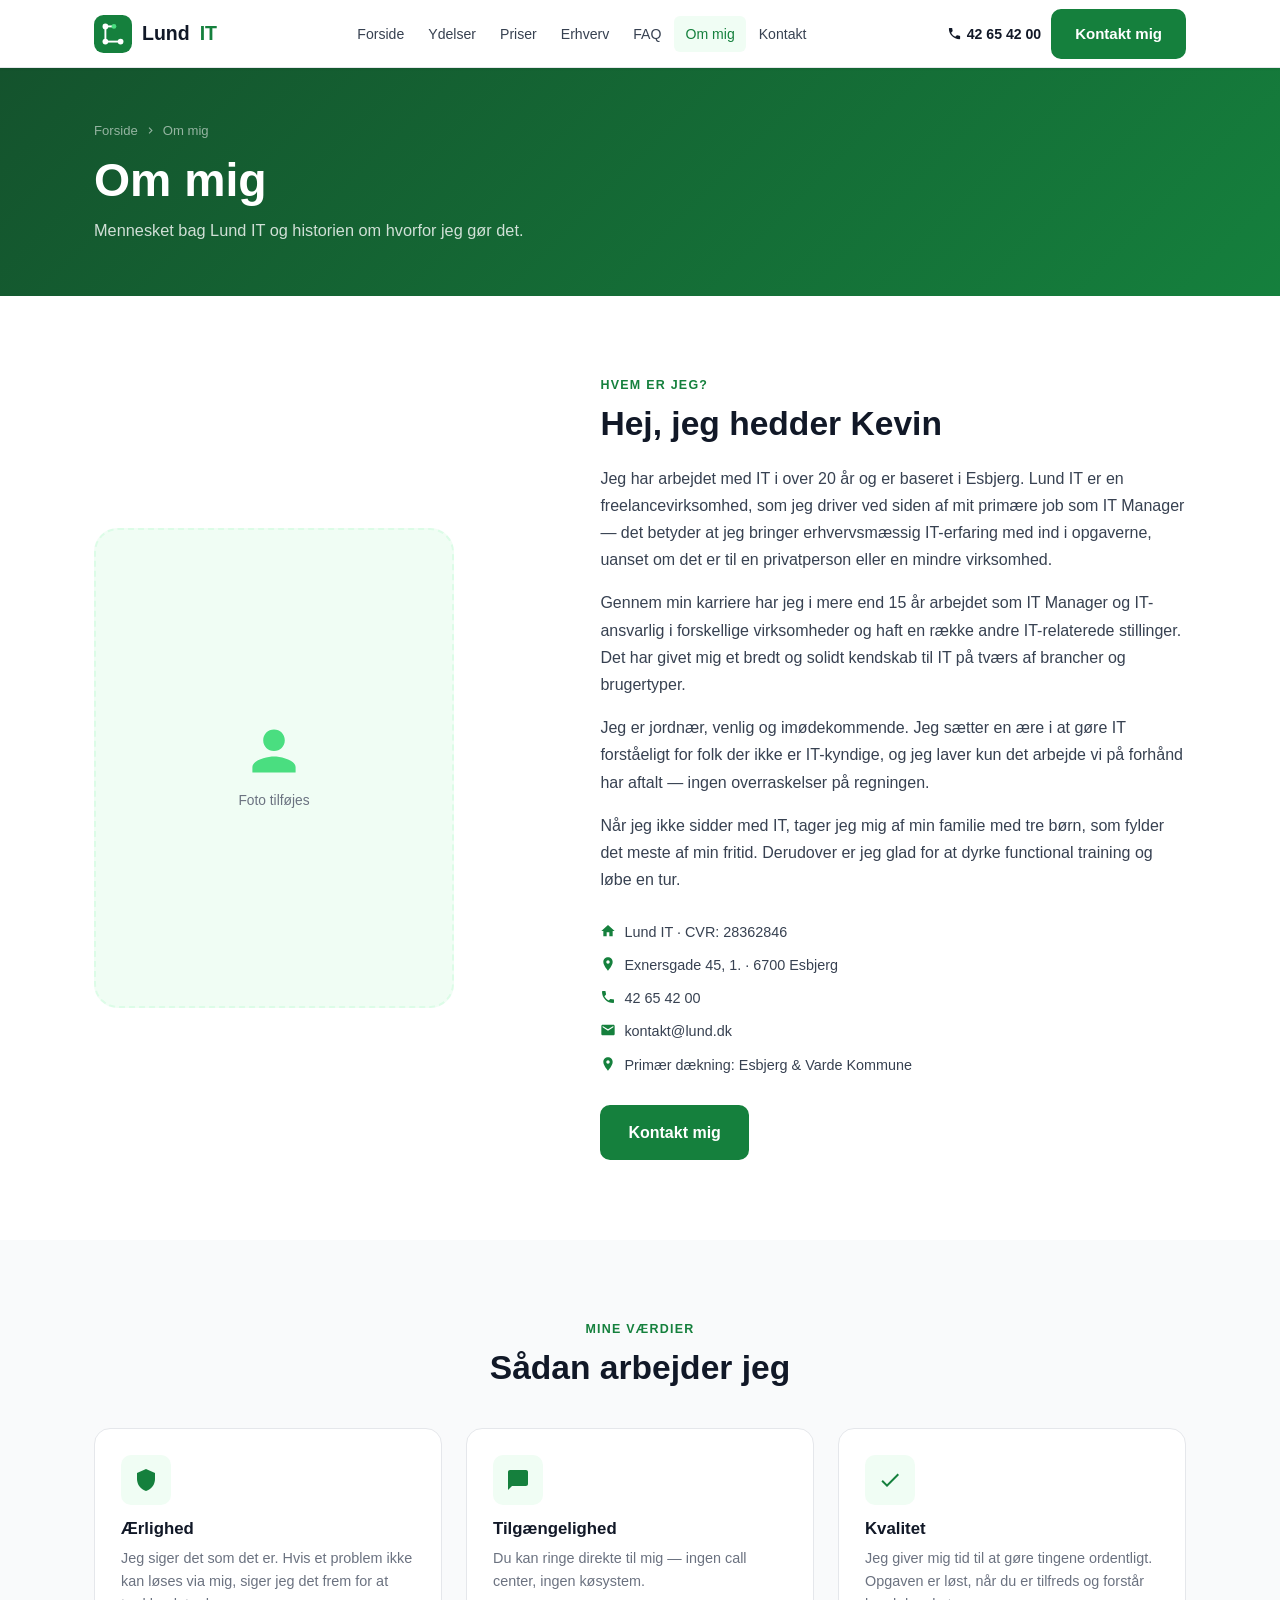
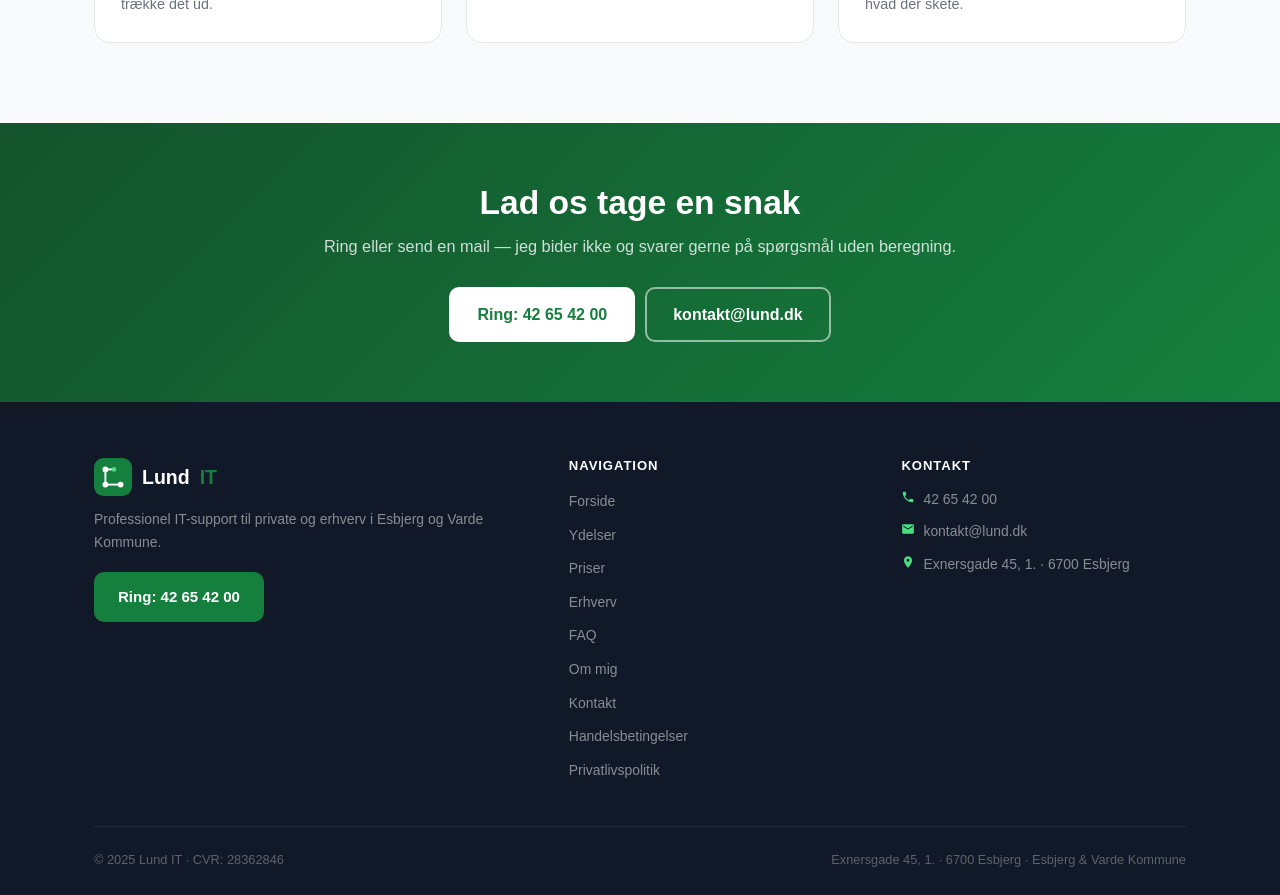
<file: om-mig.html>
﻿<!DOCTYPE html>
<html lang="da">
<head>
  <meta charset="UTF-8">
  <meta name="viewport" content="width=device-width, initial-scale=1.0">
  <title>Om mig — Lund IT</title>
  <meta name="description" content="Lær Lund IT at kende. Professionel IT-support i Esbjerg og Varde Kommune. CVR: 28362846.">
  <link rel="stylesheet" href="css/style.css">
</head>
<body>

<!-- NAV -->
<nav class="nav">
  <div class="nav-inner">
    <a href="index.html" class="nav-logo">
      <svg class="nav-logo-mark" viewBox="0 0 40 40" fill="none" xmlns="http://www.w3.org/2000/svg">
        <rect width="40" height="40" rx="10" fill="#15803d"/>
        <circle cx="12" cy="12" r="3" fill="white"/>
        <circle cx="12" cy="28" r="3" fill="white"/>
        <circle cx="28" cy="28" r="3" fill="white"/>
        <rect x="11" y="12" width="2" height="16" fill="white"/>
        <rect x="13" y="27" width="15" height="2" fill="white"/>
        <rect x="12" y="11" width="9" height="2" fill="white"/>
        <circle cx="21" cy="12" r="2.5" fill="#4ade80"/>
      </svg>
      Lund <span>IT</span>
    </a>
    <div class="nav-links">
      <a href="index.html">Forside</a>
      <a href="ydelser.html">Ydelser</a>
      <a href="priser.html">Priser</a>
      <a href="erhverv.html">Erhverv</a>
      <a href="faq.html">FAQ</a>
      <a href="om-mig.html" class="active">Om mig</a>
      <a href="kontakt.html">Kontakt</a>
    </div>
    <div class="nav-cta">
      <a href="tel:42654200" class="nav-phone">
        <svg xmlns="http://www.w3.org/2000/svg" viewBox="0 0 24 24" fill="currentColor"><path d="M6.62 10.79c1.44 2.83 3.76 5.14 6.59 6.59l2.2-2.2c.27-.27.67-.36 1.02-.24 1.12.37 2.33.57 3.57.57.55 0 1 .45 1 1V20c0 .55-.45 1-1 1-9.39 0-17-7.61-17-17 0-.55.45-1 1-1h3.5c.55 0 1 .45 1 1 0 1.25.2 2.45.57 3.57.11.35.03.74-.25 1.02l-2.2 2.2z"/></svg>
        42 65 42 00
      </a>
      <a href="kontakt.html" class="btn btn-primary">Kontakt mig</a>
    </div>
    <button class="nav-toggle" id="navToggle" aria-label="Åbn menu">
      <span></span><span></span><span></span>
    </button>
  </div>
  <div class="nav-mobile" id="navMobile">
    <a href="index.html">Forside</a>
    <a href="ydelser.html">Ydelser</a>
    <a href="priser.html">Priser</a>
    <a href="erhverv.html">Erhverv</a>
    <a href="faq.html">FAQ</a>
    <a href="om-mig.html">Om mig</a>
    <a href="kontakt.html">Kontakt</a>
    <a href="tel:42654200" class="nav-mobile-cta">Ring: 42 65 42 00</a>
  </div>
</nav>

<!-- PAGE HERO -->
<section class="page-hero">
  <div class="container">
    <div class="breadcrumb">
      <a href="index.html">Forside</a>
      <svg xmlns="http://www.w3.org/2000/svg" viewBox="0 0 24 24" fill="currentColor"><path d="M10 6L8.59 7.41 13.17 12l-4.58 4.59L10 18l6-6z"/></svg>
      Om mig
    </div>
    <h1>Om mig</h1>
    <p>Mennesket bag Lund IT og historien om hvorfor jeg gør det.</p>
  </div>
</section>

<!-- ABOUT -->
<section class="section">
  <div class="container">
    <div class="about-grid">

      <div>
        <div class="about-photo-placeholder">
          <svg xmlns="http://www.w3.org/2000/svg" viewBox="0 0 24 24" fill="currentColor"><path d="M12 12c2.7 0 4.8-2.1 4.8-4.8S14.7 2.4 12 2.4 7.2 4.5 7.2 7.2 9.3 12 12 12zm0 2.4c-3.2 0-9.6 1.6-9.6 4.8v2.4h19.2v-2.4c0-3.2-6.4-4.8-9.6-4.8z"/></svg>
          <span>Foto tilføjes</span>
        </div>
      </div>

      <div>
        <span class="section-label">Hvem er jeg?</span>
        <h2 class="section-title" style="margin-bottom:20px;">
          Hej, jeg hedder Kevin
        </h2>

        <p style="margin-bottom:16px;">
          Jeg har arbejdet med IT i over 20 år og er baseret i Esbjerg. Lund IT er en freelancevirksomhed, som jeg driver ved siden af mit primære job som IT Manager — det betyder at jeg bringer erhvervsmæssig IT-erfaring med ind i opgaverne, uanset om det er til en privatperson eller en mindre virksomhed.
        </p>
        <p style="margin-bottom:16px;">
          Gennem min karriere har jeg i mere end 15 år arbejdet som IT Manager og IT-ansvarlig i forskellige virksomheder og haft en række andre IT-relaterede stillinger. Det har givet mig et bredt og solidt kendskab til IT på tværs af brancher og brugertyper.
        </p>
        <p style="margin-bottom:16px;">
          Jeg er jordnær, venlig og imødekommende. Jeg sætter en ære i at gøre IT forståeligt for folk der ikke er IT-kyndige, og jeg laver kun det arbejde vi på forhånd har aftalt — ingen overraskelser på regningen.
        </p>
        <p style="margin-bottom:28px;">
          Når jeg ikke sidder med IT, tager jeg mig af min familie med tre børn, som fylder det meste af min fritid. Derudover er jeg glad for at dyrke functional training og løbe en tur.
        </p>

        <!-- Firmaoplysninger -->
        <div class="about-info">
          <div class="about-info-item">
            <svg xmlns="http://www.w3.org/2000/svg" viewBox="0 0 24 24" fill="currentColor"><path d="M10 20v-6h4v6h5v-8h3L12 3 2 12h3v8z"/></svg>
            <span>Lund IT · CVR: 28362846</span>
          </div>
          <div class="about-info-item">
            <svg xmlns="http://www.w3.org/2000/svg" viewBox="0 0 24 24" fill="currentColor"><path d="M12 2C8.13 2 5 5.13 5 9c0 5.25 7 13 7 13s7-7.75 7-13c0-3.87-3.13-7-7-7zm0 9.5c-1.38 0-2.5-1.12-2.5-2.5s1.12-2.5 2.5-2.5 2.5 1.12 2.5 2.5-1.12 2.5-2.5 2.5z"/></svg>
            <span>Exnersgade 45, 1. · 6700 Esbjerg</span>
          </div>
          <div class="about-info-item">
            <svg xmlns="http://www.w3.org/2000/svg" viewBox="0 0 24 24" fill="currentColor"><path d="M6.62 10.79c1.44 2.83 3.76 5.14 6.59 6.59l2.2-2.2c.27-.27.67-.36 1.02-.24 1.12.37 2.33.57 3.57.57.55 0 1 .45 1 1V20c0 .55-.45 1-1 1-9.39 0-17-7.61-17-17 0-.55.45-1 1-1h3.5c.55 0 1 .45 1 1 0 1.25.2 2.45.57 3.57.11.35.03.74-.25 1.02l-2.2 2.2z"/></svg>
            <a href="tel:42654200" style="color:inherit;">42 65 42 00</a>
          </div>
          <div class="about-info-item">
            <svg xmlns="http://www.w3.org/2000/svg" viewBox="0 0 24 24" fill="currentColor"><path d="M20 4H4c-1.1 0-2 .9-2 2v12c0 1.1.9 2 2 2h16c1.1 0 2-.9 2-2V6c0-1.1-.9-2-2-2zm0 4l-8 5-8-5V6l8 5 8-5v2z"/></svg>
            <a href="mailto:kontakt@lund.dk" style="color:inherit;">kontakt@lund.dk</a>
          </div>
          <div class="about-info-item">
            <svg xmlns="http://www.w3.org/2000/svg" viewBox="0 0 24 24" fill="currentColor"><path d="M12 2C8.13 2 5 5.13 5 9c0 5.25 7 13 7 13s7-7.75 7-13c0-3.87-3.13-7-7-7zm0 9.5c-1.38 0-2.5-1.12-2.5-2.5s1.12-2.5 2.5-2.5 2.5 1.12 2.5 2.5-1.12 2.5-2.5 2.5z"/></svg>
            <span>Primær dækning: Esbjerg &amp; Varde Kommune</span>
          </div>
        </div>

        <div style="margin-top:28px;">
          <a href="kontakt.html" class="btn btn-primary btn-lg">Kontakt mig</a>
        </div>
      </div>

    </div>
  </div>
</section>

<!-- VALUES -->
<section class="section section-alt">
  <div class="container">
    <div class="section-header text-center" style="margin-bottom:40px;">
      <span class="section-label">Mine værdier</span>
      <h2 class="section-title">Sådan arbejder jeg</h2>
    </div>
    <div class="grid-3">
      <div class="card">
        <div class="card-icon">
          <svg xmlns="http://www.w3.org/2000/svg" viewBox="0 0 24 24" fill="currentColor"><path d="M12 1L3 5v6c0 5.55 3.84 10.74 9 12 5.16-1.26 9-6.45 9-12V5l-9-4z"/></svg>
        </div>
        <h3>Ærlighed</h3>
        <p>Jeg siger det som det er. Hvis et problem ikke kan løses via mig, siger jeg det frem for at trække det ud.</p>
      </div>
      <div class="card">
        <div class="card-icon">
          <svg xmlns="http://www.w3.org/2000/svg" viewBox="0 0 24 24" fill="currentColor"><path d="M20 2H4c-1.1 0-2 .9-2 2v18l4-4h14c1.1 0 2-.9 2-2V4c0-1.1-.9-2-2-2z"/></svg>
        </div>
        <h3>Tilgængelighed</h3>
        <p>Du kan ringe direkte til mig — ingen call center, ingen køsystem.</p>
      </div>
      <div class="card">
        <div class="card-icon">
          <svg xmlns="http://www.w3.org/2000/svg" viewBox="0 0 24 24" fill="currentColor"><path d="M9 16.17L4.83 12l-1.42 1.41L9 19 21 7l-1.41-1.41z"/></svg>
        </div>
        <h3>Kvalitet</h3>
        <p>Jeg giver mig tid til at gøre tingene ordentligt. Opgaven er løst, når du er tilfreds og forstår hvad der skete.</p>
      </div>
    </div>
  </div>
</section>

<!-- CTA -->
<section class="cta-banner">
  <div class="container">
    <h2>Lad os tage en snak</h2>
    <p>Ring eller send en mail — jeg bider ikke og svarer gerne på spørgsmål uden beregning.</p>
    <div class="cta-actions">
      <a href="tel:42654200" class="btn btn-white btn-lg">Ring: 42 65 42 00</a>
      <a href="mailto:kontakt@lund.dk" class="btn btn-outline-white btn-lg">kontakt@lund.dk</a>
    </div>
  </div>
</section>

<!-- FOOTER -->
<footer class="footer">
  <div class="container">
    <div class="footer-grid">
      <div class="footer-brand">
        <a href="index.html" class="nav-logo">
          <svg class="nav-logo-mark" viewBox="0 0 40 40" fill="none" xmlns="http://www.w3.org/2000/svg">
            <rect width="40" height="40" rx="10" fill="#15803d"/>
            <circle cx="12" cy="12" r="3" fill="white"/>
            <circle cx="12" cy="28" r="3" fill="white"/>
            <circle cx="28" cy="28" r="3" fill="white"/>
            <rect x="11" y="12" width="2" height="16" fill="white"/>
            <rect x="13" y="27" width="15" height="2" fill="white"/>
            <rect x="12" y="11" width="9" height="2" fill="white"/>
            <circle cx="21" cy="12" r="2.5" fill="#4ade80"/>
          </svg>
          Lund <span>IT</span>
        </a>
        <p>Professionel IT-support til private og erhverv i Esbjerg og Varde Kommune.</p>
        <a href="tel:42654200" class="btn btn-primary">Ring: 42 65 42 00</a>
      </div>
      <div class="footer-col">
        <h4>Navigation</h4>
        <ul class="footer-links">
          <li><a href="index.html">Forside</a></li>
          <li><a href="ydelser.html">Ydelser</a></li>
          <li><a href="priser.html">Priser</a></li>
          <li><a href="erhverv.html">Erhverv</a></li>
          <li><a href="faq.html">FAQ</a></li>
          <li><a href="om-mig.html">Om mig</a></li>
          <li><a href="kontakt.html">Kontakt</a></li>
          <li><a href="handelsbetingelser.html">Handelsbetingelser</a></li>
          <li><a href="privatlivspolitik.html">Privatlivspolitik</a></li>
        </ul>
      </div>
      <div class="footer-col">
        <h4>Kontakt</h4>
        <ul class="footer-contact-list">
          <li><svg xmlns="http://www.w3.org/2000/svg" viewBox="0 0 24 24" fill="currentColor"><path d="M6.62 10.79c1.44 2.83 3.76 5.14 6.59 6.59l2.2-2.2c.27-.27.67-.36 1.02-.24 1.12.37 2.33.57 3.57.57.55 0 1 .45 1 1V20c0 .55-.45 1-1 1-9.39 0-17-7.61-17-17 0-.55.45-1 1-1h3.5c.55 0 1 .45 1 1 0 1.25.2 2.45.57 3.57.11.35.03.74-.25 1.02l-2.2 2.2z"/></svg><a href="tel:42654200">42 65 42 00</a></li>
          <li><svg xmlns="http://www.w3.org/2000/svg" viewBox="0 0 24 24" fill="currentColor"><path d="M20 4H4c-1.1 0-2 .9-2 2v12c0 1.1.9 2 2 2h16c1.1 0 2-.9 2-2V6c0-1.1-.9-2-2-2zm0 4l-8 5-8-5V6l8 5 8-5v2z"/></svg><a href="mailto:kontakt@lund.dk">kontakt@lund.dk</a></li>
          <li><svg xmlns="http://www.w3.org/2000/svg" viewBox="0 0 24 24" fill="currentColor"><path d="M12 2C8.13 2 5 5.13 5 9c0 5.25 7 13 7 13s7-7.75 7-13c0-3.87-3.13-7-7-7zm0 9.5c-1.38 0-2.5-1.12-2.5-2.5s1.12-2.5 2.5-2.5 2.5 1.12 2.5 2.5-1.12 2.5-2.5 2.5z"/></svg>Exnersgade 45, 1. · 6700 Esbjerg</li>
        </ul>
      </div>
    </div>
    <div class="footer-bottom">
      <p>© 2025 Lund IT · CVR: 28362846</p>
      <p>Exnersgade 45, 1. · 6700 Esbjerg · Esbjerg &amp; Varde Kommune</p>
    </div>
  </div>
</footer>

<script src="js/main.js"></script>
</body>
</html>
</file>
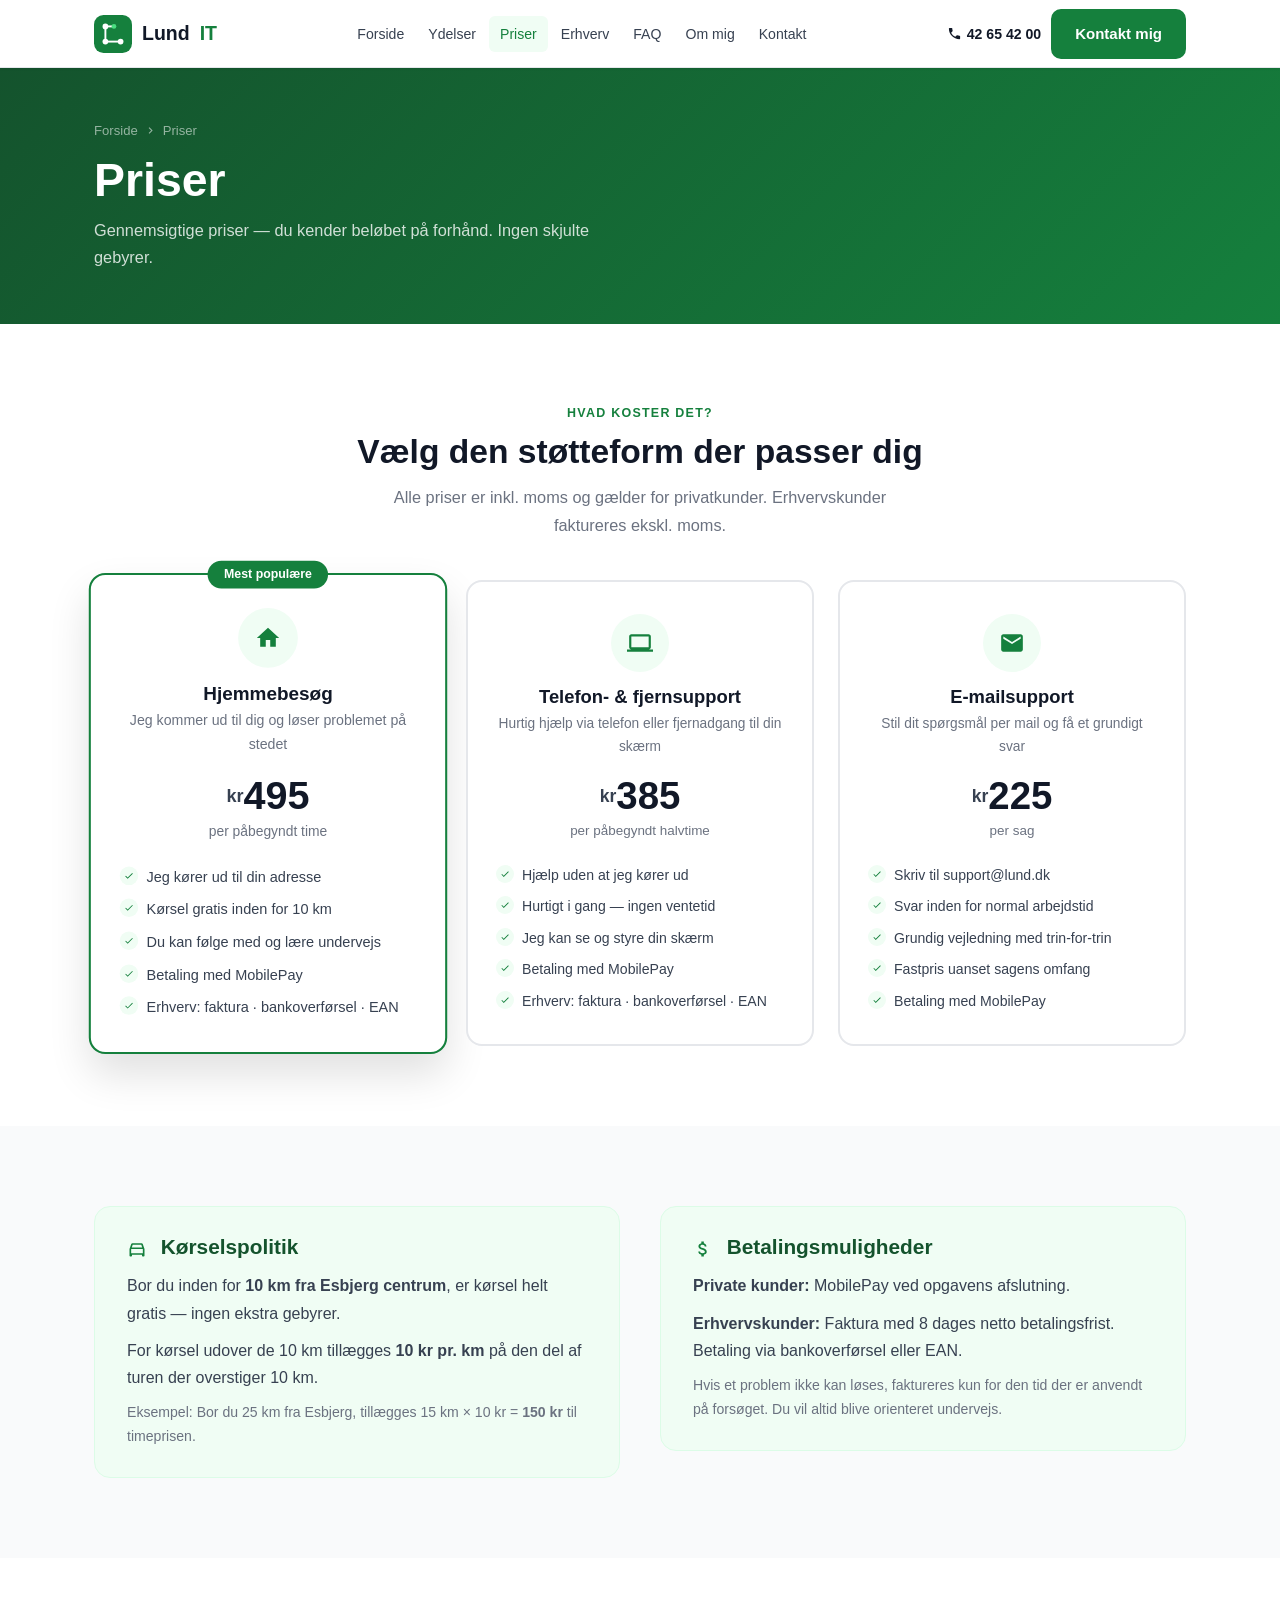
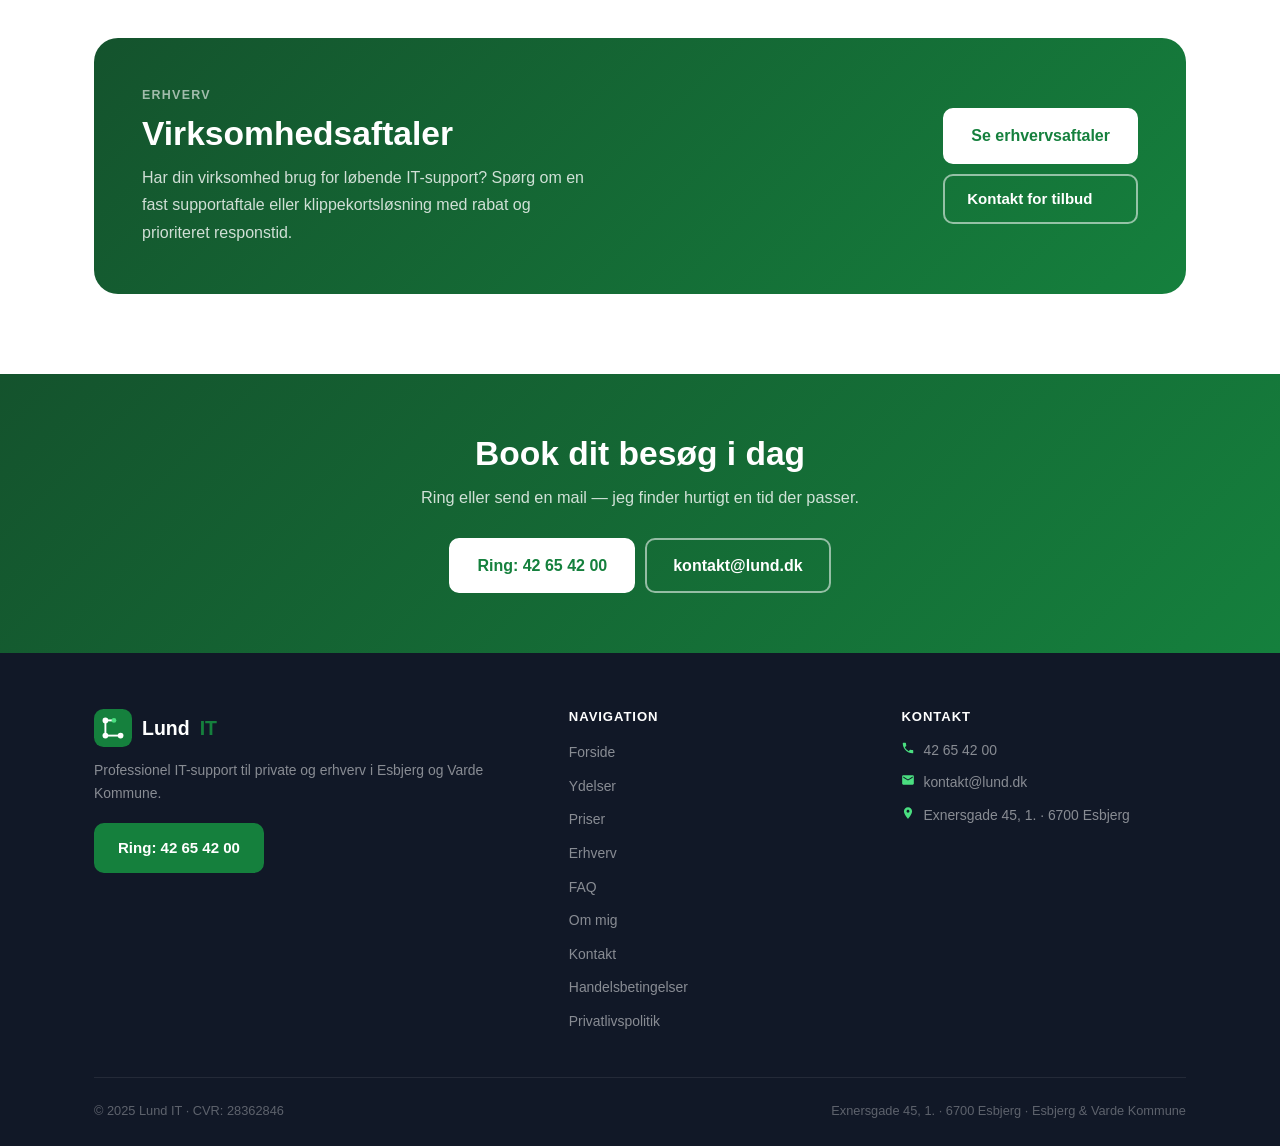
<file: priser.html>
﻿<!DOCTYPE html>
<html lang="da">
<head>
  <meta charset="UTF-8">
  <meta name="viewport" content="width=device-width, initial-scale=1.0">
  <title>Priser — Lund IT</title>
  <meta name="description" content="Gennemsigtige priser fra Lund IT. Hjemmebesøg 495 kr/time, fjernsupport 385 kr/halvtime, e-mailsupport 225 kr/sag. Gratis kørsel inden for 10 km.">
  <link rel="stylesheet" href="css/style.css">
</head>
<body>

<!-- NAV -->
<nav class="nav">
  <div class="nav-inner">
    <a href="index.html" class="nav-logo">
      <svg class="nav-logo-mark" viewBox="0 0 40 40" fill="none" xmlns="http://www.w3.org/2000/svg">
        <rect width="40" height="40" rx="10" fill="#15803d"/>
        <circle cx="12" cy="12" r="3" fill="white"/>
        <circle cx="12" cy="28" r="3" fill="white"/>
        <circle cx="28" cy="28" r="3" fill="white"/>
        <rect x="11" y="12" width="2" height="16" fill="white"/>
        <rect x="13" y="27" width="15" height="2" fill="white"/>
        <rect x="12" y="11" width="9" height="2" fill="white"/>
        <circle cx="21" cy="12" r="2.5" fill="#4ade80"/>
      </svg>
      Lund <span>IT</span>
    </a>
    <div class="nav-links">
      <a href="index.html">Forside</a>
      <a href="ydelser.html">Ydelser</a>
      <a href="priser.html" class="active">Priser</a>
      <a href="erhverv.html">Erhverv</a>
      <a href="faq.html">FAQ</a>
      <a href="om-mig.html">Om mig</a>
      <a href="kontakt.html">Kontakt</a>
    </div>
    <div class="nav-cta">
      <a href="tel:42654200" class="nav-phone">
        <svg xmlns="http://www.w3.org/2000/svg" viewBox="0 0 24 24" fill="currentColor"><path d="M6.62 10.79c1.44 2.83 3.76 5.14 6.59 6.59l2.2-2.2c.27-.27.67-.36 1.02-.24 1.12.37 2.33.57 3.57.57.55 0 1 .45 1 1V20c0 .55-.45 1-1 1-9.39 0-17-7.61-17-17 0-.55.45-1 1-1h3.5c.55 0 1 .45 1 1 0 1.25.2 2.45.57 3.57.11.35.03.74-.25 1.02l-2.2 2.2z"/></svg>
        42 65 42 00
      </a>
      <a href="kontakt.html" class="btn btn-primary">Kontakt mig</a>
    </div>
    <button class="nav-toggle" id="navToggle" aria-label="Åbn menu">
      <span></span><span></span><span></span>
    </button>
  </div>
  <div class="nav-mobile" id="navMobile">
    <a href="index.html">Forside</a>
    <a href="ydelser.html">Ydelser</a>
    <a href="priser.html">Priser</a>
    <a href="erhverv.html">Erhverv</a>
    <a href="faq.html">FAQ</a>
    <a href="om-mig.html">Om mig</a>
    <a href="kontakt.html">Kontakt</a>
    <a href="tel:42654200" class="nav-mobile-cta">Ring: 42 65 42 00</a>
  </div>
</nav>

<!-- PAGE HERO -->
<section class="page-hero">
  <div class="container">
    <div class="breadcrumb">
      <a href="index.html">Forside</a>
      <svg xmlns="http://www.w3.org/2000/svg" viewBox="0 0 24 24" fill="currentColor"><path d="M10 6L8.59 7.41 13.17 12l-4.58 4.59L10 18l6-6z"/></svg>
      Priser
    </div>
    <h1>Priser</h1>
    <p>Gennemsigtige priser — du kender beløbet på forhånd. Ingen skjulte gebyrer.</p>
  </div>
</section>

<!-- PRICING CARDS -->
<section class="section">
  <div class="container">
    <div class="section-header text-center" style="margin-bottom:40px;">
      <span class="section-label">Hvad koster det?</span>
      <h2 class="section-title">Vælg den støtteform der passer dig</h2>
      <p class="section-subtitle">Alle priser er inkl. moms og gælder for privatkunder. Erhvervskunder faktureres ekskl. moms.</p>
    </div>

    <div class="pricing-grid">

      <!-- Hjemmebesøg -->
      <div class="pricing-card featured">
        <div class="pricing-badge">Mest populære</div>
        <div class="pricing-icon">
          <svg xmlns="http://www.w3.org/2000/svg" viewBox="0 0 24 24" fill="currentColor"><path d="M10 20v-6h4v6h5v-8h3L12 3 2 12h3v8z"/></svg>
        </div>
        <h3>Hjemmebesøg</h3>
        <p class="pricing-desc">Jeg kommer ud til dig og løser problemet på stedet</p>
        <div class="pricing-price">
          <span class="currency">kr</span><span class="amount">495</span>
          <span class="unit">per påbegyndt time</span>
        </div>
        <ul class="pricing-features">
          <li>
            <span class="chk"><svg xmlns="http://www.w3.org/2000/svg" viewBox="0 0 24 24" fill="currentColor"><path d="M9 16.17L4.83 12l-1.42 1.41L9 19 21 7l-1.41-1.41z"/></svg></span>
            Jeg kører ud til din adresse
          </li>
          <li>
            <span class="chk"><svg xmlns="http://www.w3.org/2000/svg" viewBox="0 0 24 24" fill="currentColor"><path d="M9 16.17L4.83 12l-1.42 1.41L9 19 21 7l-1.41-1.41z"/></svg></span>
            Kørsel gratis inden for 10 km
          </li>
          <li>
            <span class="chk"><svg xmlns="http://www.w3.org/2000/svg" viewBox="0 0 24 24" fill="currentColor"><path d="M9 16.17L4.83 12l-1.42 1.41L9 19 21 7l-1.41-1.41z"/></svg></span>
            Du kan følge med og lære undervejs
          </li>
          <li>
            <span class="chk"><svg xmlns="http://www.w3.org/2000/svg" viewBox="0 0 24 24" fill="currentColor"><path d="M9 16.17L4.83 12l-1.42 1.41L9 19 21 7l-1.41-1.41z"/></svg></span>
            Betaling med MobilePay
          </li>
          <li>
            <span class="chk"><svg xmlns="http://www.w3.org/2000/svg" viewBox="0 0 24 24" fill="currentColor"><path d="M9 16.17L4.83 12l-1.42 1.41L9 19 21 7l-1.41-1.41z"/></svg></span>
            Erhverv: faktura · bankoverførsel · EAN
          </li>
        </ul>
      </div>

      <!-- Fjernsupport -->
      <div class="pricing-card">
        <div class="pricing-icon">
          <svg xmlns="http://www.w3.org/2000/svg" viewBox="0 0 24 24" fill="currentColor"><path d="M20 18c1.1 0 2-.9 2-2V6c0-1.1-.9-2-2-2H4c-1.1 0-2 .9-2 2v10c0 1.1.9 2 2 2H0v2h24v-2h-4zM4 6h16v10H4V6z"/></svg>
        </div>
        <h3>Telefon- &amp; fjernsupport</h3>
        <p class="pricing-desc">Hurtig hjælp via telefon eller fjernadgang til din skærm</p>
        <div class="pricing-price">
          <span class="currency">kr</span><span class="amount">385</span>
          <span class="unit">per påbegyndt halvtime</span>
        </div>
        <ul class="pricing-features">
          <li>
            <span class="chk"><svg xmlns="http://www.w3.org/2000/svg" viewBox="0 0 24 24" fill="currentColor"><path d="M9 16.17L4.83 12l-1.42 1.41L9 19 21 7l-1.41-1.41z"/></svg></span>
            Hjælp uden at jeg kører ud
          </li>
          <li>
            <span class="chk"><svg xmlns="http://www.w3.org/2000/svg" viewBox="0 0 24 24" fill="currentColor"><path d="M9 16.17L4.83 12l-1.42 1.41L9 19 21 7l-1.41-1.41z"/></svg></span>
            Hurtigt i gang — ingen ventetid
          </li>
          <li>
            <span class="chk"><svg xmlns="http://www.w3.org/2000/svg" viewBox="0 0 24 24" fill="currentColor"><path d="M9 16.17L4.83 12l-1.42 1.41L9 19 21 7l-1.41-1.41z"/></svg></span>
            Jeg kan se og styre din skærm
          </li>
          <li>
            <span class="chk"><svg xmlns="http://www.w3.org/2000/svg" viewBox="0 0 24 24" fill="currentColor"><path d="M9 16.17L4.83 12l-1.42 1.41L9 19 21 7l-1.41-1.41z"/></svg></span>
            Betaling med MobilePay
          </li>
          <li>
            <span class="chk"><svg xmlns="http://www.w3.org/2000/svg" viewBox="0 0 24 24" fill="currentColor"><path d="M9 16.17L4.83 12l-1.42 1.41L9 19 21 7l-1.41-1.41z"/></svg></span>
            Erhverv: faktura · bankoverførsel · EAN
          </li>
        </ul>
      </div>

      <!-- E-mailsupport -->
      <div class="pricing-card">
        <div class="pricing-icon">
          <svg xmlns="http://www.w3.org/2000/svg" viewBox="0 0 24 24" fill="currentColor"><path d="M20 4H4c-1.1 0-2 .9-2 2v12c0 1.1.9 2 2 2h16c1.1 0 2-.9 2-2V6c0-1.1-.9-2-2-2zm0 4l-8 5-8-5V6l8 5 8-5v2z"/></svg>
        </div>
        <h3>E-mailsupport</h3>
        <p class="pricing-desc">Stil dit spørgsmål per mail og få et grundigt svar</p>
        <div class="pricing-price">
          <span class="currency">kr</span><span class="amount">225</span>
          <span class="unit">per sag</span>
        </div>
        <ul class="pricing-features">
          <li>
            <span class="chk"><svg xmlns="http://www.w3.org/2000/svg" viewBox="0 0 24 24" fill="currentColor"><path d="M9 16.17L4.83 12l-1.42 1.41L9 19 21 7l-1.41-1.41z"/></svg></span>
            Skriv til support@lund.dk
          </li>
          <li>
            <span class="chk"><svg xmlns="http://www.w3.org/2000/svg" viewBox="0 0 24 24" fill="currentColor"><path d="M9 16.17L4.83 12l-1.42 1.41L9 19 21 7l-1.41-1.41z"/></svg></span>
            Svar inden for normal arbejdstid
          </li>
          <li>
            <span class="chk"><svg xmlns="http://www.w3.org/2000/svg" viewBox="0 0 24 24" fill="currentColor"><path d="M9 16.17L4.83 12l-1.42 1.41L9 19 21 7l-1.41-1.41z"/></svg></span>
            Grundig vejledning med trin-for-trin
          </li>
          <li>
            <span class="chk"><svg xmlns="http://www.w3.org/2000/svg" viewBox="0 0 24 24" fill="currentColor"><path d="M9 16.17L4.83 12l-1.42 1.41L9 19 21 7l-1.41-1.41z"/></svg></span>
            Fastpris uanset sagens omfang
          </li>
          <li>
            <span class="chk"><svg xmlns="http://www.w3.org/2000/svg" viewBox="0 0 24 24" fill="currentColor"><path d="M9 16.17L4.83 12l-1.42 1.41L9 19 21 7l-1.41-1.41z"/></svg></span>
            Betaling med MobilePay
          </li>
        </ul>
      </div>

    </div>
  </div>
</section>

<!-- KØRSEL -->
<section class="section section-alt">
  <div class="container">
    <div class="grid-2" style="gap:40px; align-items:start;">
      <div class="info-box">
        <h3>
          <svg xmlns="http://www.w3.org/2000/svg" viewBox="0 0 24 24" fill="currentColor" width="20" height="20" style="display:inline;vertical-align:middle;margin-right:8px;color:#15803d;"><path d="M18.92 6.01C18.72 5.42 18.16 5 17.5 5h-11c-.66 0-1.21.42-1.42 1.01L3 12v8c0 .55.45 1 1 1h1c.55 0 1-.45 1-1v-1h12v1c0 .55.45 1 1 1h1c.55 0 1-.45 1-1v-8l-2.08-5.99zM6.85 7h10.29l1.08 3.11H5.77L6.85 7zM19 17H5v-5h14v5z"/></svg>
          Kørselspolitik
        </h3>
        <p>Bor du inden for <strong>10 km fra Esbjerg centrum</strong>, er kørsel helt gratis — ingen ekstra gebyrer.</p>
        <p>For kørsel udover de 10 km tillægges <strong>10 kr pr. km</strong> på den del af turen der overstiger 10 km.</p>
        <p style="font-size:.88rem;color:#6b7280;margin-top:8px;">Eksempel: Bor du 25 km fra Esbjerg, tillægges 15 km × 10 kr = <strong>150 kr</strong> til timeprisen.</p>
      </div>
      <div class="info-box">
        <h3>
          <svg xmlns="http://www.w3.org/2000/svg" viewBox="0 0 24 24" fill="currentColor" width="20" height="20" style="display:inline;vertical-align:middle;margin-right:8px;color:#15803d;"><path d="M11.8 10.9c-2.27-.59-3-1.2-3-2.15 0-1.09 1.01-1.85 2.7-1.85 1.78 0 2.44.85 2.5 2.1h2.21c-.07-1.72-1.12-3.3-3.21-3.81V3h-3v2.16c-1.94.42-3.5 1.68-3.5 3.61 0 2.31 1.91 3.46 4.7 4.13 2.5.6 3 1.48 3 2.41 0 .69-.49 1.79-2.7 1.79-2.06 0-2.87-.92-2.98-2.1h-2.2c.12 2.19 1.76 3.42 3.68 3.83V21h3v-2.15c1.95-.37 3.5-1.5 3.5-3.55 0-2.84-2.43-3.81-4.7-4.4z"/></svg>
          Betalingsmuligheder
        </h3>
        <p><strong>Private kunder:</strong> MobilePay ved opgavens afslutning.</p>
        <p><strong>Erhvervskunder:</strong> Faktura med 8 dages netto betalingsfrist. Betaling via bankoverførsel eller EAN.</p>
        <p style="font-size:.88rem;color:#6b7280;margin-top:8px;">Hvis et problem ikke kan løses, faktureres kun for den tid der er anvendt på forsøget. Du vil altid blive orienteret undervejs.</p>
      </div>
    </div>
  </div>
</section>

<!-- ERHVERV NOTE -->
<section class="section">
  <div class="container">
    <div class="erhverv-teaser">
      <div>
        <span class="section-label" style="color:rgba(255,255,255,.6);">Erhverv</span>
        <h2>Virksomhedsaftaler</h2>
        <p>Har din virksomhed brug for løbende IT-support? Spørg om en fast supportaftale eller klippekortsløsning med rabat og prioriteret responstid.</p>
      </div>
      <div class="erhverv-teaser-cta">
        <a href="erhverv.html" class="btn btn-white btn-lg">Se erhvervsaftaler</a>
        <a href="kontakt.html" class="btn btn-outline-white">Kontakt for tilbud</a>
      </div>
    </div>
  </div>
</section>

<!-- CTA -->
<section class="cta-banner">
  <div class="container">
    <h2>Book dit besøg i dag</h2>
    <p>Ring eller send en mail — jeg finder hurtigt en tid der passer.</p>
    <div class="cta-actions">
      <a href="tel:42654200" class="btn btn-white btn-lg">Ring: 42 65 42 00</a>
      <a href="mailto:kontakt@lund.dk" class="btn btn-outline-white btn-lg">kontakt@lund.dk</a>
    </div>
  </div>
</section>

<!-- FOOTER -->
<footer class="footer">
  <div class="container">
    <div class="footer-grid">
      <div class="footer-brand">
        <a href="index.html" class="nav-logo">
          <svg class="nav-logo-mark" viewBox="0 0 40 40" fill="none" xmlns="http://www.w3.org/2000/svg">
            <rect width="40" height="40" rx="10" fill="#15803d"/>
            <circle cx="12" cy="12" r="3" fill="white"/>
            <circle cx="12" cy="28" r="3" fill="white"/>
            <circle cx="28" cy="28" r="3" fill="white"/>
            <rect x="11" y="12" width="2" height="16" fill="white"/>
            <rect x="13" y="27" width="15" height="2" fill="white"/>
            <rect x="12" y="11" width="9" height="2" fill="white"/>
            <circle cx="21" cy="12" r="2.5" fill="#4ade80"/>
          </svg>
          Lund <span>IT</span>
        </a>
        <p>Professionel IT-support til private og erhverv i Esbjerg og Varde Kommune.</p>
        <a href="tel:42654200" class="btn btn-primary">Ring: 42 65 42 00</a>
      </div>
      <div class="footer-col">
        <h4>Navigation</h4>
        <ul class="footer-links">
          <li><a href="index.html">Forside</a></li>
          <li><a href="ydelser.html">Ydelser</a></li>
          <li><a href="priser.html">Priser</a></li>
          <li><a href="erhverv.html">Erhverv</a></li>
          <li><a href="faq.html">FAQ</a></li>
          <li><a href="om-mig.html">Om mig</a></li>
          <li><a href="kontakt.html">Kontakt</a></li>
          <li><a href="handelsbetingelser.html">Handelsbetingelser</a></li>
          <li><a href="privatlivspolitik.html">Privatlivspolitik</a></li>
        </ul>
      </div>
      <div class="footer-col">
        <h4>Kontakt</h4>
        <ul class="footer-contact-list">
          <li><svg xmlns="http://www.w3.org/2000/svg" viewBox="0 0 24 24" fill="currentColor"><path d="M6.62 10.79c1.44 2.83 3.76 5.14 6.59 6.59l2.2-2.2c.27-.27.67-.36 1.02-.24 1.12.37 2.33.57 3.57.57.55 0 1 .45 1 1V20c0 .55-.45 1-1 1-9.39 0-17-7.61-17-17 0-.55.45-1 1-1h3.5c.55 0 1 .45 1 1 0 1.25.2 2.45.57 3.57.11.35.03.74-.25 1.02l-2.2 2.2z"/></svg><a href="tel:42654200">42 65 42 00</a></li>
          <li><svg xmlns="http://www.w3.org/2000/svg" viewBox="0 0 24 24" fill="currentColor"><path d="M20 4H4c-1.1 0-2 .9-2 2v12c0 1.1.9 2 2 2h16c1.1 0 2-.9 2-2V6c0-1.1-.9-2-2-2zm0 4l-8 5-8-5V6l8 5 8-5v2z"/></svg><a href="mailto:kontakt@lund.dk">kontakt@lund.dk</a></li>
          <li><svg xmlns="http://www.w3.org/2000/svg" viewBox="0 0 24 24" fill="currentColor"><path d="M12 2C8.13 2 5 5.13 5 9c0 5.25 7 13 7 13s7-7.75 7-13c0-3.87-3.13-7-7-7zm0 9.5c-1.38 0-2.5-1.12-2.5-2.5s1.12-2.5 2.5-2.5 2.5 1.12 2.5 2.5-1.12 2.5-2.5 2.5z"/></svg>Exnersgade 45, 1. · 6700 Esbjerg</li>
        </ul>
      </div>
    </div>
    <div class="footer-bottom">
      <p>© 2025 Lund IT · CVR: 28362846</p>
      <p>Exnersgade 45, 1. · 6700 Esbjerg · Esbjerg &amp; Varde Kommune</p>
    </div>
  </div>
</footer>

<script src="js/main.js"></script>
</body>
</html>
</file>
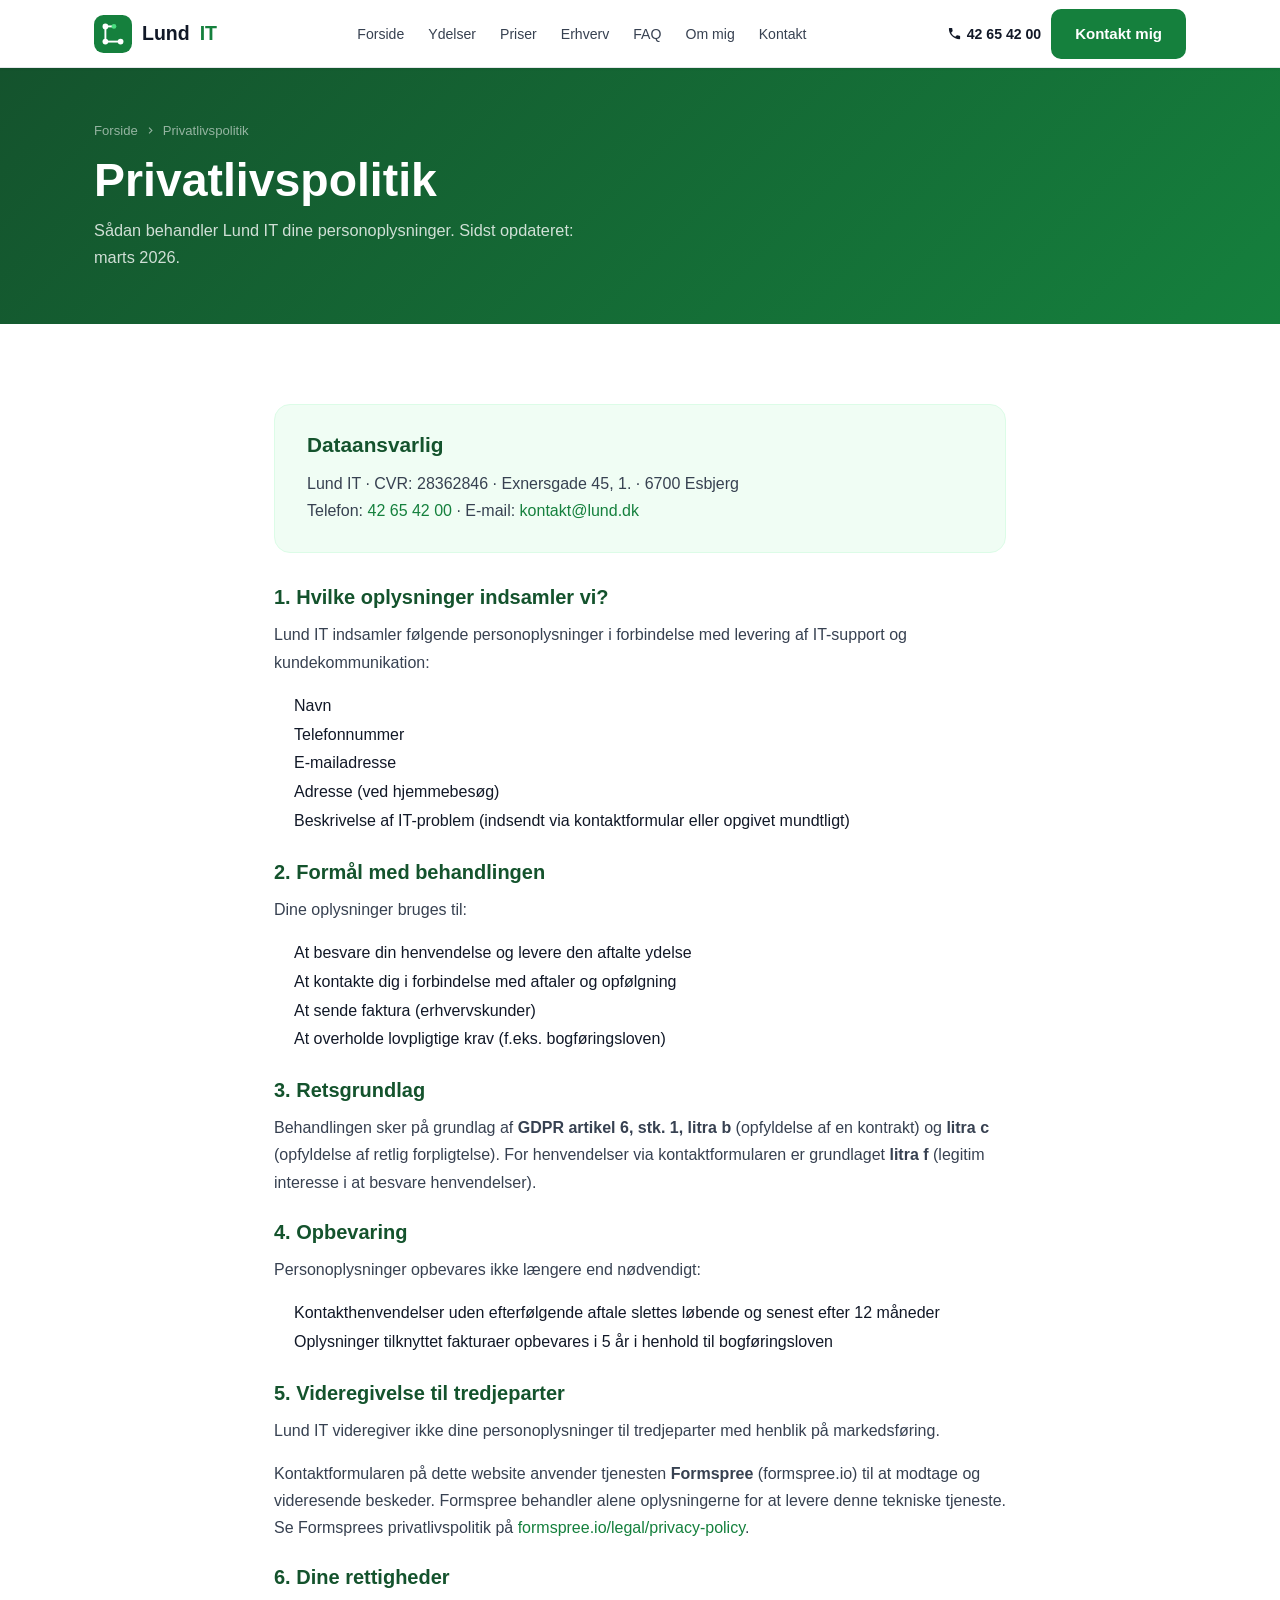
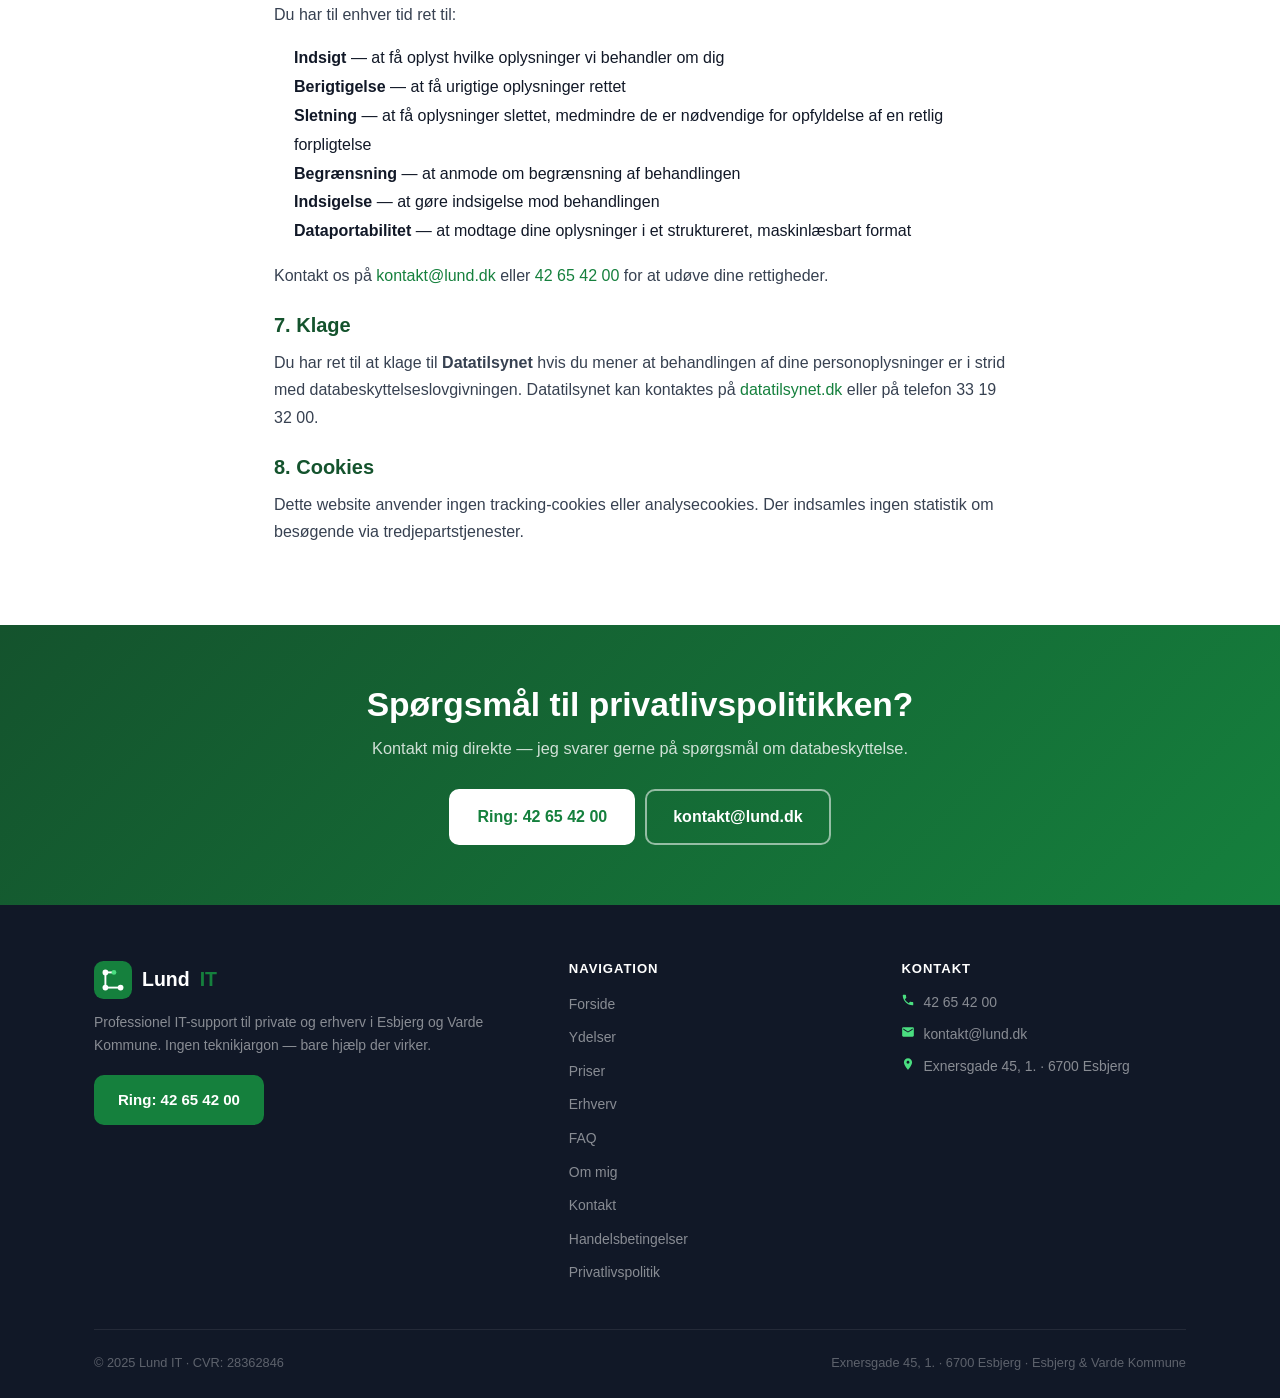
<file: privatlivspolitik.html>
<!DOCTYPE html>
<html lang="da">
<head>
  <meta charset="UTF-8">
  <meta name="viewport" content="width=device-width, initial-scale=1.0">
  <title>Privatlivspolitik — Lund IT</title>
  <meta name="description" content="Privatlivspolitik for Lund IT. Læs om behandling af personoplysninger, formål, opbevaring og dine rettigheder.">
  <link rel="stylesheet" href="css/style.css">
</head>
<body>

<!-- ═══════════════════════════════ NAV ═══════════════════════ -->
<nav class="nav">
  <div class="nav-inner">
    <a href="index.html" class="nav-logo">
      <svg class="nav-logo-mark" viewBox="0 0 40 40" fill="none" xmlns="http://www.w3.org/2000/svg">
        <rect width="40" height="40" rx="10" fill="#15803d"/>
        <circle cx="12" cy="12" r="3" fill="white"/>
        <circle cx="12" cy="28" r="3" fill="white"/>
        <circle cx="28" cy="28" r="3" fill="white"/>
        <rect x="11" y="12" width="2" height="16" fill="white"/>
        <rect x="13" y="27" width="15" height="2" fill="white"/>
        <rect x="12" y="11" width="9" height="2" fill="white"/>
        <circle cx="21" cy="12" r="2.5" fill="#4ade80"/>
      </svg>
      Lund <span>IT</span>
    </a>
    <div class="nav-links">
      <a href="index.html">Forside</a>
      <a href="ydelser.html">Ydelser</a>
      <a href="priser.html">Priser</a>
      <a href="erhverv.html">Erhverv</a>
      <a href="faq.html">FAQ</a>
      <a href="om-mig.html">Om mig</a>
      <a href="kontakt.html">Kontakt</a>
    </div>
    <div class="nav-cta">
      <a href="tel:42654200" class="nav-phone">
        <svg xmlns="http://www.w3.org/2000/svg" viewBox="0 0 24 24" fill="currentColor"><path d="M6.62 10.79c1.44 2.83 3.76 5.14 6.59 6.59l2.2-2.2c.27-.27.67-.36 1.02-.24 1.12.37 2.33.57 3.57.57.55 0 1 .45 1 1V20c0 .55-.45 1-1 1-9.39 0-17-7.61-17-17 0-.55.45-1 1-1h3.5c.55 0 1 .45 1 1 0 1.25.2 2.45.57 3.57.11.35.03.74-.25 1.02l-2.2 2.2z"/></svg>
        42 65 42 00
      </a>
      <a href="kontakt.html" class="btn btn-primary">Kontakt mig</a>
    </div>
    <button class="nav-toggle" id="navToggle" aria-label="Åbn menu">
      <span></span><span></span><span></span>
    </button>
  </div>
  <div class="nav-mobile" id="navMobile">
    <a href="index.html">Forside</a>
    <a href="ydelser.html">Ydelser</a>
    <a href="priser.html">Priser</a>
    <a href="erhverv.html">Erhverv</a>
    <a href="faq.html">FAQ</a>
    <a href="om-mig.html">Om mig</a>
    <a href="kontakt.html">Kontakt</a>
    <a href="tel:42654200" class="nav-mobile-cta">Ring: 42 65 42 00</a>
  </div>
</nav>

<!-- PAGE HERO -->
<section class="page-hero">
  <div class="container">
    <div class="breadcrumb">
      <a href="index.html">Forside</a>
      <svg xmlns="http://www.w3.org/2000/svg" viewBox="0 0 24 24" fill="currentColor"><path d="M10 6L8.59 7.41 13.17 12l-4.58 4.59L10 18l6-6z"/></svg>
      Privatlivspolitik
    </div>
    <h1>Privatlivspolitik</h1>
    <p>Sådan behandler Lund IT dine personoplysninger. Sidst opdateret: marts 2026.</p>
  </div>
</section>

<!-- CONTENT -->
<section class="section">
  <div class="container" style="max-width:780px;">

    <div class="info-box" style="margin-bottom:32px;">
      <h3>Dataansvarlig</h3>
      <p>Lund IT · CVR: 28362846 · Exnersgade 45, 1. · 6700 Esbjerg<br>
      Telefon: <a href="tel:42654200" style="color:#15803d;">42 65 42 00</a> · E-mail: <a href="mailto:kontakt@lund.dk" style="color:#15803d;">kontakt@lund.dk</a></p>
    </div>

    <h2 style="font-size:1.25rem;margin-bottom:12px;color:#14532d;">1. Hvilke oplysninger indsamler vi?</h2>
    <p style="margin-bottom:16px;">Lund IT indsamler følgende personoplysninger i forbindelse med levering af IT-support og kundekommunikation:</p>
    <ul style="margin-bottom:24px;padding-left:20px;line-height:1.8;">
      <li>Navn</li>
      <li>Telefonnummer</li>
      <li>E-mailadresse</li>
      <li>Adresse (ved hjemmebesøg)</li>
      <li>Beskrivelse af IT-problem (indsendt via kontaktformular eller opgivet mundtligt)</li>
    </ul>

    <h2 style="font-size:1.25rem;margin-bottom:12px;color:#14532d;">2. Formål med behandlingen</h2>
    <p style="margin-bottom:16px;">Dine oplysninger bruges til:</p>
    <ul style="margin-bottom:24px;padding-left:20px;line-height:1.8;">
      <li>At besvare din henvendelse og levere den aftalte ydelse</li>
      <li>At kontakte dig i forbindelse med aftaler og opfølgning</li>
      <li>At sende faktura (erhvervskunder)</li>
      <li>At overholde lovpligtige krav (f.eks. bogføringsloven)</li>
    </ul>

    <h2 style="font-size:1.25rem;margin-bottom:12px;color:#14532d;">3. Retsgrundlag</h2>
    <p style="margin-bottom:24px;">Behandlingen sker på grundlag af <strong>GDPR artikel 6, stk. 1, litra b</strong> (opfyldelse af en kontrakt) og <strong>litra c</strong> (opfyldelse af retlig forpligtelse). For henvendelser via kontaktformularen er grundlaget <strong>litra f</strong> (legitim interesse i at besvare henvendelser).</p>

    <h2 style="font-size:1.25rem;margin-bottom:12px;color:#14532d;">4. Opbevaring</h2>
    <p style="margin-bottom:16px;">Personoplysninger opbevares ikke længere end nødvendigt:</p>
    <ul style="margin-bottom:24px;padding-left:20px;line-height:1.8;">
      <li>Kontakthenvendelser uden efterfølgende aftale slettes løbende og senest efter 12 måneder</li>
      <li>Oplysninger tilknyttet fakturaer opbevares i 5 år i henhold til bogføringsloven</li>
    </ul>

    <h2 style="font-size:1.25rem;margin-bottom:12px;color:#14532d;">5. Videregivelse til tredjeparter</h2>
    <p style="margin-bottom:16px;">Lund IT videregiver ikke dine personoplysninger til tredjeparter med henblik på markedsføring.</p>
    <p style="margin-bottom:24px;">Kontaktformularen på dette website anvender tjenesten <strong>Formspree</strong> (formspree.io) til at modtage og videresende beskeder. Formspree behandler alene oplysningerne for at levere denne tekniske tjeneste. Se Formsprees privatlivspolitik på <a href="https://formspree.io/legal/privacy-policy" target="_blank" rel="noopener" style="color:#15803d;">formspree.io/legal/privacy-policy</a>.</p>

    <h2 style="font-size:1.25rem;margin-bottom:12px;color:#14532d;">6. Dine rettigheder</h2>
    <p style="margin-bottom:16px;">Du har til enhver tid ret til:</p>
    <ul style="margin-bottom:16px;padding-left:20px;line-height:1.8;">
      <li><strong>Indsigt</strong> — at få oplyst hvilke oplysninger vi behandler om dig</li>
      <li><strong>Berigtigelse</strong> — at få urigtige oplysninger rettet</li>
      <li><strong>Sletning</strong> — at få oplysninger slettet, medmindre de er nødvendige for opfyldelse af en retlig forpligtelse</li>
      <li><strong>Begrænsning</strong> — at anmode om begrænsning af behandlingen</li>
      <li><strong>Indsigelse</strong> — at gøre indsigelse mod behandlingen</li>
      <li><strong>Dataportabilitet</strong> — at modtage dine oplysninger i et struktureret, maskinlæsbart format</li>
    </ul>
    <p style="margin-bottom:24px;">Kontakt os på <a href="mailto:kontakt@lund.dk" style="color:#15803d;">kontakt@lund.dk</a> eller <a href="tel:42654200" style="color:#15803d;">42 65 42 00</a> for at udøve dine rettigheder.</p>

    <h2 style="font-size:1.25rem;margin-bottom:12px;color:#14532d;">7. Klage</h2>
    <p style="margin-bottom:24px;">Du har ret til at klage til <strong>Datatilsynet</strong> hvis du mener at behandlingen af dine personoplysninger er i strid med databeskyttelseslovgivningen. Datatilsynet kan kontaktes på <a href="https://www.datatilsynet.dk" target="_blank" rel="noopener" style="color:#15803d;">datatilsynet.dk</a> eller på telefon 33 19 32 00.</p>

    <h2 style="font-size:1.25rem;margin-bottom:12px;color:#14532d;">8. Cookies</h2>
    <p>Dette website anvender ingen tracking-cookies eller analysecookies. Der indsamles ingen statistik om besøgende via tredjepartstjenester.</p>

  </div>
</section>

<!-- CTA -->
<section class="cta-banner">
  <div class="container">
    <h2>Spørgsmål til privatlivspolitikken?</h2>
    <p>Kontakt mig direkte — jeg svarer gerne på spørgsmål om databeskyttelse.</p>
    <div class="cta-actions">
      <a href="tel:42654200" class="btn btn-white btn-lg">Ring: 42 65 42 00</a>
      <a href="mailto:kontakt@lund.dk" class="btn btn-outline-white btn-lg">kontakt@lund.dk</a>
    </div>
  </div>
</section>

<!-- ═══════════════════════════ FOOTER ════════════════════════ -->
<footer class="footer">
  <div class="container">
    <div class="footer-grid">
      <div class="footer-brand">
        <a href="index.html" class="nav-logo">
          <svg class="nav-logo-mark" viewBox="0 0 40 40" fill="none" xmlns="http://www.w3.org/2000/svg">
            <rect width="40" height="40" rx="10" fill="#15803d"/>
            <circle cx="12" cy="12" r="3" fill="white"/>
            <circle cx="12" cy="28" r="3" fill="white"/>
            <circle cx="28" cy="28" r="3" fill="white"/>
            <rect x="11" y="12" width="2" height="16" fill="white"/>
            <rect x="13" y="27" width="15" height="2" fill="white"/>
            <rect x="12" y="11" width="9" height="2" fill="white"/>
            <circle cx="21" cy="12" r="2.5" fill="#4ade80"/>
          </svg>
          Lund <span>IT</span>
        </a>
        <p>Professionel IT-support til private og erhverv i Esbjerg og Varde Kommune. Ingen teknikjargon — bare hjælp der virker.</p>
        <a href="tel:42654200" class="btn btn-primary">Ring: 42 65 42 00</a>
      </div>
      <div class="footer-col">
        <h4>Navigation</h4>
        <ul class="footer-links">
          <li><a href="index.html">Forside</a></li>
          <li><a href="ydelser.html">Ydelser</a></li>
          <li><a href="priser.html">Priser</a></li>
          <li><a href="erhverv.html">Erhverv</a></li>
          <li><a href="faq.html">FAQ</a></li>
          <li><a href="om-mig.html">Om mig</a></li>
          <li><a href="kontakt.html">Kontakt</a></li>
          <li><a href="handelsbetingelser.html">Handelsbetingelser</a></li>
          <li><a href="privatlivspolitik.html">Privatlivspolitik</a></li>
        </ul>
      </div>
      <div class="footer-col">
        <h4>Kontakt</h4>
        <ul class="footer-contact-list">
          <li>
            <svg xmlns="http://www.w3.org/2000/svg" viewBox="0 0 24 24" fill="currentColor"><path d="M6.62 10.79c1.44 2.83 3.76 5.14 6.59 6.59l2.2-2.2c.27-.27.67-.36 1.02-.24 1.12.37 2.33.57 3.57.57.55 0 1 .45 1 1V20c0 .55-.45 1-1 1-9.39 0-17-7.61-17-17 0-.55.45-1 1-1h3.5c.55 0 1 .45 1 1 0 1.25.2 2.45.57 3.57.11.35.03.74-.25 1.02l-2.2 2.2z"/></svg>
            <a href="tel:42654200">42 65 42 00</a>
          </li>
          <li>
            <svg xmlns="http://www.w3.org/2000/svg" viewBox="0 0 24 24" fill="currentColor"><path d="M20 4H4c-1.1 0-2 .9-2 2v12c0 1.1.9 2 2 2h16c1.1 0 2-.9 2-2V6c0-1.1-.9-2-2-2zm0 4l-8 5-8-5V6l8 5 8-5v2z"/></svg>
            <a href="mailto:kontakt@lund.dk">kontakt@lund.dk</a>
          </li>
          <li>
            <svg xmlns="http://www.w3.org/2000/svg" viewBox="0 0 24 24" fill="currentColor"><path d="M12 2C8.13 2 5 5.13 5 9c0 5.25 7 13 7 13s7-7.75 7-13c0-3.87-3.13-7-7-7zm0 9.5c-1.38 0-2.5-1.12-2.5-2.5s1.12-2.5 2.5-2.5 2.5 1.12 2.5 2.5-1.12 2.5-2.5 2.5z"/></svg>
            Exnersgade 45, 1. · 6700 Esbjerg
          </li>
        </ul>
      </div>
    </div>
    <div class="footer-bottom">
      <p>© 2025 Lund IT · CVR: 28362846</p>
      <p>Exnersgade 45, 1. · 6700 Esbjerg · Esbjerg &amp; Varde Kommune</p>
    </div>
  </div>
</footer>

<script src="js/main.js"></script>
</body>
</html>
</file>
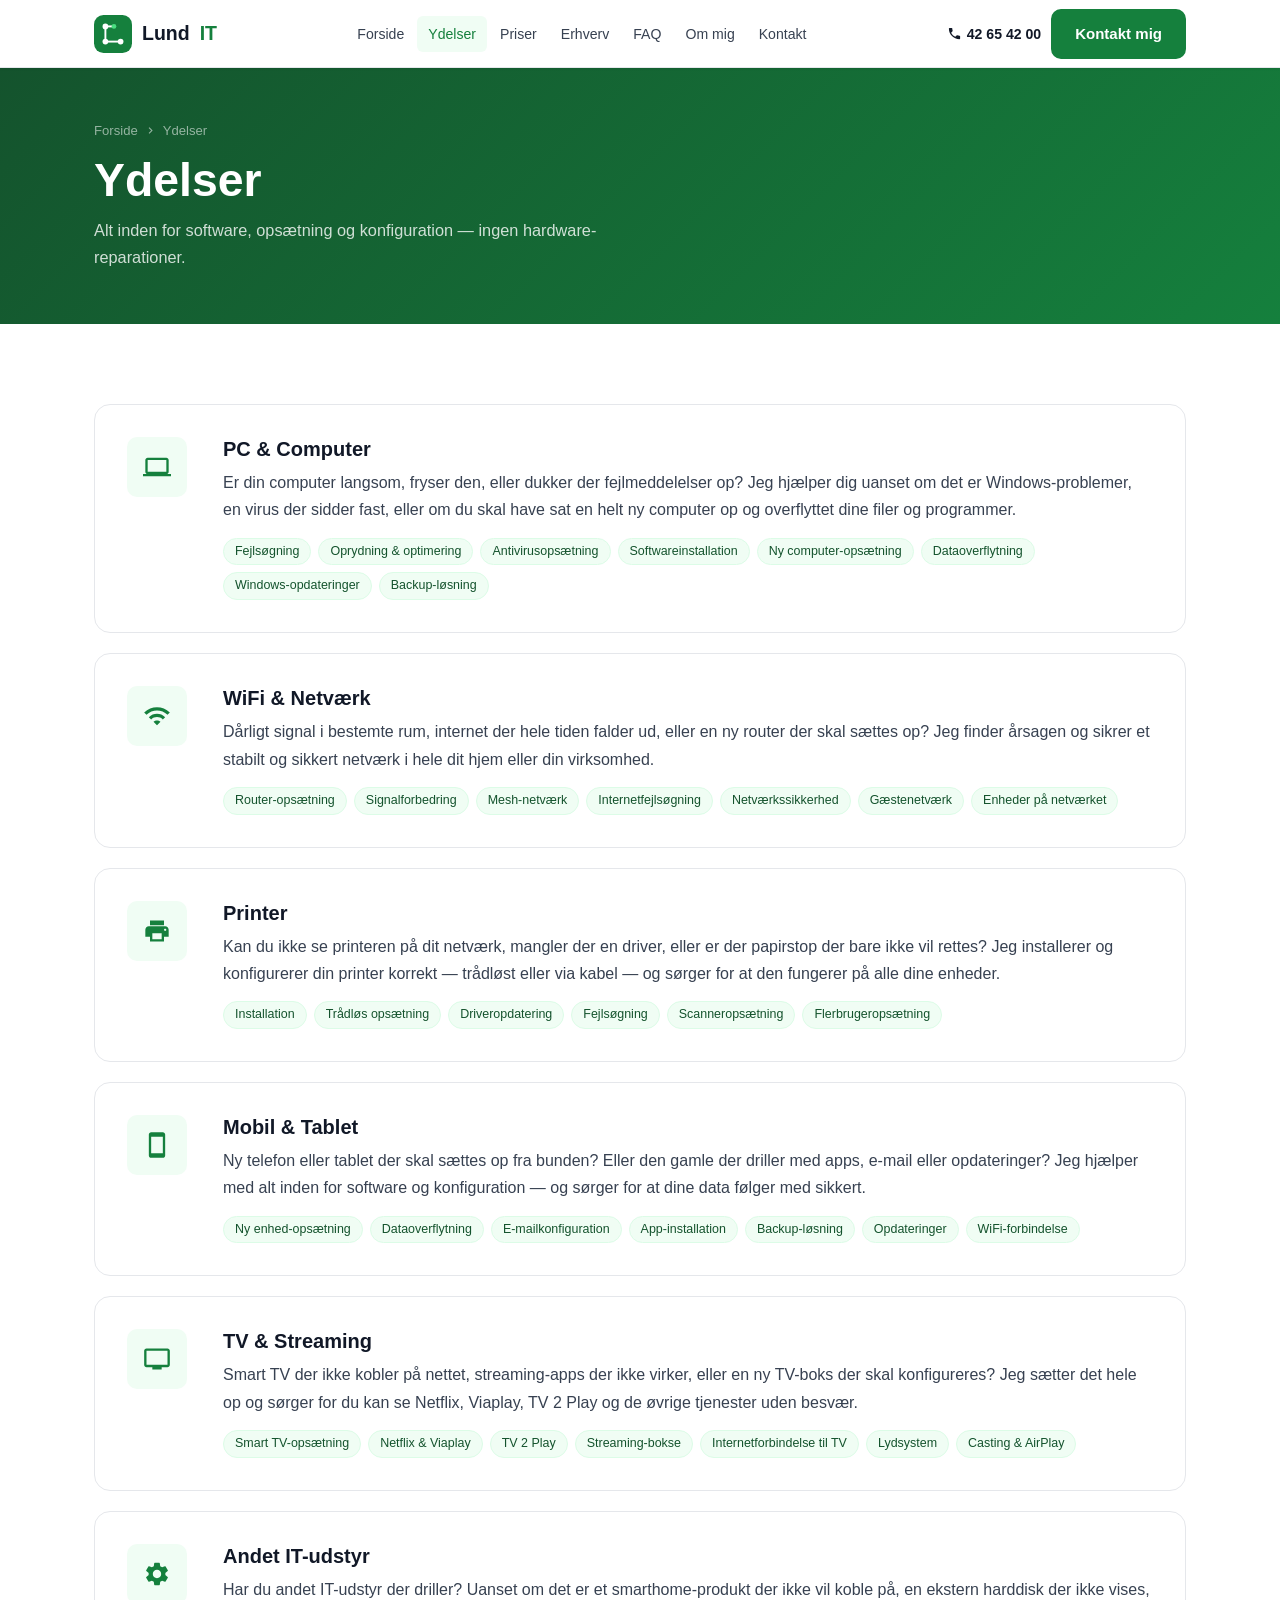
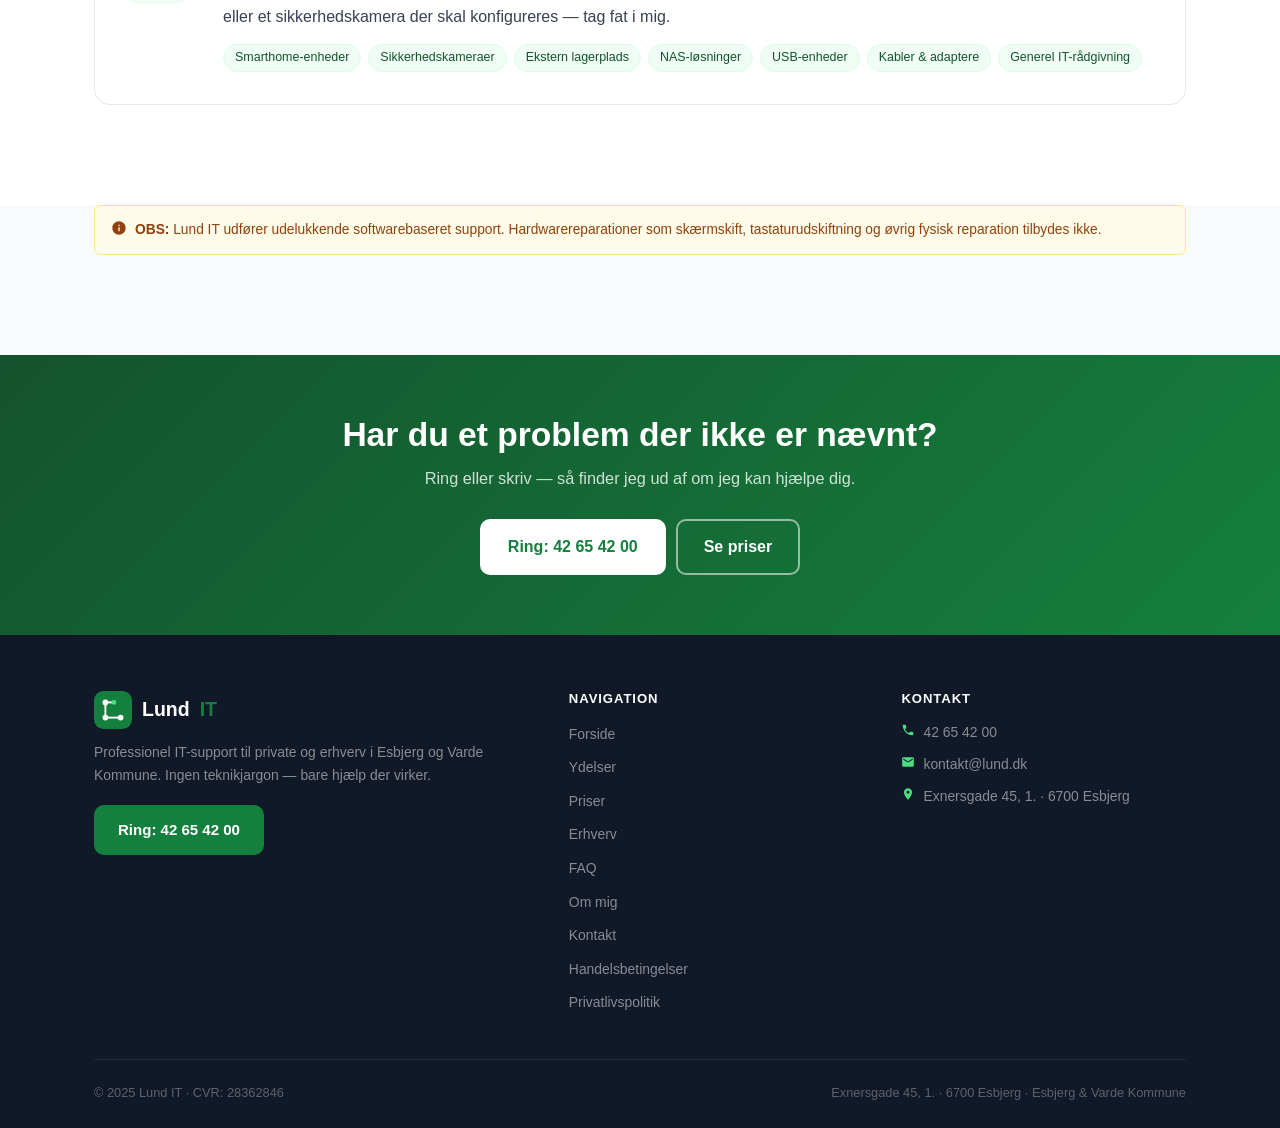
<file: ydelser.html>
﻿<!DOCTYPE html>
<html lang="da">
<head>
  <meta charset="UTF-8">
  <meta name="viewport" content="width=device-width, initial-scale=1.0">
  <title>Ydelser — Lund IT</title>
  <meta name="description" content="Se alle IT-ydelser fra Lund IT: PC-hjælp, WiFi, printer, mobil, TV og streaming samt andet IT-udstyr. Hjemmebesøg i Esbjerg og Varde Kommune.">
  <link rel="stylesheet" href="css/style.css">
</head>
<body>

<!-- ═══════════════════════════════ NAV ═══════════════════════ -->
<nav class="nav">
  <div class="nav-inner">
    <a href="index.html" class="nav-logo">
      <svg class="nav-logo-mark" viewBox="0 0 40 40" fill="none" xmlns="http://www.w3.org/2000/svg">
        <rect width="40" height="40" rx="10" fill="#15803d"/>
        <circle cx="12" cy="12" r="3" fill="white"/>
        <circle cx="12" cy="28" r="3" fill="white"/>
        <circle cx="28" cy="28" r="3" fill="white"/>
        <rect x="11" y="12" width="2" height="16" fill="white"/>
        <rect x="13" y="27" width="15" height="2" fill="white"/>
        <rect x="12" y="11" width="9" height="2" fill="white"/>
        <circle cx="21" cy="12" r="2.5" fill="#4ade80"/>
      </svg>
      Lund <span>IT</span>
    </a>
    <div class="nav-links">
      <a href="index.html">Forside</a>
      <a href="ydelser.html" class="active">Ydelser</a>
      <a href="priser.html">Priser</a>
      <a href="erhverv.html">Erhverv</a>
      <a href="faq.html">FAQ</a>
      <a href="om-mig.html">Om mig</a>
      <a href="kontakt.html">Kontakt</a>
    </div>
    <div class="nav-cta">
      <a href="tel:42654200" class="nav-phone">
        <svg xmlns="http://www.w3.org/2000/svg" viewBox="0 0 24 24" fill="currentColor"><path d="M6.62 10.79c1.44 2.83 3.76 5.14 6.59 6.59l2.2-2.2c.27-.27.67-.36 1.02-.24 1.12.37 2.33.57 3.57.57.55 0 1 .45 1 1V20c0 .55-.45 1-1 1-9.39 0-17-7.61-17-17 0-.55.45-1 1-1h3.5c.55 0 1 .45 1 1 0 1.25.2 2.45.57 3.57.11.35.03.74-.25 1.02l-2.2 2.2z"/></svg>
        42 65 42 00
      </a>
      <a href="kontakt.html" class="btn btn-primary">Kontakt mig</a>
    </div>
    <button class="nav-toggle" id="navToggle" aria-label="Åbn menu">
      <span></span><span></span><span></span>
    </button>
  </div>
  <div class="nav-mobile" id="navMobile">
    <a href="index.html">Forside</a>
    <a href="ydelser.html">Ydelser</a>
    <a href="priser.html">Priser</a>
    <a href="erhverv.html">Erhverv</a>
    <a href="faq.html">FAQ</a>
    <a href="om-mig.html">Om mig</a>
    <a href="kontakt.html">Kontakt</a>
    <a href="tel:42654200" class="nav-mobile-cta">Ring: 42 65 42 00</a>
  </div>
</nav>

<!-- ═══════════════════════════ PAGE HERO ════════════════════ -->
<section class="page-hero">
  <div class="container">
    <div class="breadcrumb">
      <a href="index.html">Forside</a>
      <svg xmlns="http://www.w3.org/2000/svg" viewBox="0 0 24 24" fill="currentColor"><path d="M10 6L8.59 7.41 13.17 12l-4.58 4.59L10 18l6-6z"/></svg>
      Ydelser
    </div>
    <h1>Ydelser</h1>
    <p>Alt inden for software, opsætning og konfiguration — ingen hardware-reparationer.</p>
  </div>
</section>

<!-- ═══════════════════════════ SERVICES ══════════════════════ -->
<section class="section">
  <div class="container">

    <!-- PC & Computer -->
    <div class="service-card" id="pc">
      <div class="service-card-icon">
        <svg xmlns="http://www.w3.org/2000/svg" viewBox="0 0 24 24" fill="currentColor"><path d="M20 18c1.1 0 2-.9 2-2V6c0-1.1-.9-2-2-2H4c-1.1 0-2 .9-2 2v10c0 1.1.9 2 2 2H0v2h24v-2h-4zM4 6h16v10H4V6z"/></svg>
      </div>
      <div class="service-card-body">
        <h3>PC &amp; Computer</h3>
        <p>Er din computer langsom, fryser den, eller dukker der fejlmeddelelser op? Jeg hjælper dig uanset om det er Windows-problemer, en virus der sidder fast, eller om du skal have sat en helt ny computer op og overflyttet dine filer og programmer.</p>
        <div class="service-tags">
          <span class="service-tag">Fejlsøgning</span>
          <span class="service-tag">Oprydning &amp; optimering</span>
          <span class="service-tag">Antivirusopsætning</span>
          <span class="service-tag">Softwareinstallation</span>
          <span class="service-tag">Ny computer-opsætning</span>
          <span class="service-tag">Dataoverflytning</span>
          <span class="service-tag">Windows-opdateringer</span>
          <span class="service-tag">Backup-løsning</span>
        </div>
      </div>
    </div>

    <!-- WiFi & Netværk -->
    <div class="service-card" id="wifi">
      <div class="service-card-icon">
        <svg xmlns="http://www.w3.org/2000/svg" viewBox="0 0 24 24" fill="currentColor"><path d="M1 9l2 2c4.97-4.97 13.03-4.97 18 0l2-2C16.93 2.93 7.08 2.93 1 9zm8 8l3 3 3-3c-1.65-1.66-4.34-1.66-6 0zm-4-4l2 2c2.76-2.76 7.24-2.76 10 0l2-2C15.14 9.14 8.87 9.14 5 13z"/></svg>
      </div>
      <div class="service-card-body">
        <h3>WiFi &amp; Netværk</h3>
        <p>Dårligt signal i bestemte rum, internet der hele tiden falder ud, eller en ny router der skal sættes op? Jeg finder årsagen og sikrer et stabilt og sikkert netværk i hele dit hjem eller din virksomhed.</p>
        <div class="service-tags">
          <span class="service-tag">Router-opsætning</span>
          <span class="service-tag">Signalforbedring</span>
          <span class="service-tag">Mesh-netværk</span>
          <span class="service-tag">Internetfejlsøgning</span>
          <span class="service-tag">Netværkssikkerhed</span>
          <span class="service-tag">Gæstenetværk</span>
          <span class="service-tag">Enheder på netværket</span>
        </div>
      </div>
    </div>

    <!-- Printer -->
    <div class="service-card" id="printer">
      <div class="service-card-icon">
        <svg xmlns="http://www.w3.org/2000/svg" viewBox="0 0 24 24" fill="currentColor"><path d="M19 8H5c-1.66 0-3 1.34-3 3v6h4v4h12v-4h4v-6c0-1.66-1.34-3-3-3zm-3 11H8v-5h8v5zm3-7c-.55 0-1-.45-1-1s.45-1 1-1 1 .45 1 1-.45 1-1 1zm-1-9H6v4h12V3z"/></svg>
      </div>
      <div class="service-card-body">
        <h3>Printer</h3>
        <p>Kan du ikke se printeren på dit netværk, mangler der en driver, eller er der papirstop der bare ikke vil rettes? Jeg installerer og konfigurerer din printer korrekt — trådløst eller via kabel — og sørger for at den fungerer på alle dine enheder.</p>
        <div class="service-tags">
          <span class="service-tag">Installation</span>
          <span class="service-tag">Trådløs opsætning</span>
          <span class="service-tag">Driveropdatering</span>
          <span class="service-tag">Fejlsøgning</span>
          <span class="service-tag">Scanneropsætning</span>
          <span class="service-tag">Flerbrugeropsætning</span>
        </div>
      </div>
    </div>

    <!-- Mobil & Tablet -->
    <div class="service-card" id="mobil">
      <div class="service-card-icon">
        <svg xmlns="http://www.w3.org/2000/svg" viewBox="0 0 24 24" fill="currentColor"><path d="M17 1.01L7 1c-1.1 0-2 .9-2 2v18c0 1.1.9 2 2 2h10c1.1 0 2-.9 2-2V3c0-1.1-.9-1.99-2-1.99zM17 19H7V5h10v14z"/></svg>
      </div>
      <div class="service-card-body">
        <h3>Mobil &amp; Tablet</h3>
        <p>Ny telefon eller tablet der skal sættes op fra bunden? Eller den gamle der driller med apps, e-mail eller opdateringer? Jeg hjælper med alt inden for software og konfiguration — og sørger for at dine data følger med sikkert.</p>
        <div class="service-tags">
          <span class="service-tag">Ny enhed-opsætning</span>
          <span class="service-tag">Dataoverflytning</span>
          <span class="service-tag">E-mailkonfiguration</span>
          <span class="service-tag">App-installation</span>
          <span class="service-tag">Backup-løsning</span>
          <span class="service-tag">Opdateringer</span>
          <span class="service-tag">WiFi-forbindelse</span>
        </div>
      </div>
    </div>

    <!-- TV & Streaming -->
    <div class="service-card" id="tv">
      <div class="service-card-icon">
        <svg xmlns="http://www.w3.org/2000/svg" viewBox="0 0 24 24" fill="currentColor"><path d="M21 3H3c-1.1 0-2 .9-2 2v12c0 1.1.9 2 2 2h5v2h8v-2h5c1.1 0 2-.9 2-2V5c0-1.1-.9-2-2-2zm0 14H3V5h18v12z"/></svg>
      </div>
      <div class="service-card-body">
        <h3>TV &amp; Streaming</h3>
        <p>Smart TV der ikke kobler på nettet, streaming-apps der ikke virker, eller en ny TV-boks der skal konfigureres? Jeg sætter det hele op og sørger for du kan se Netflix, Viaplay, TV 2 Play og de øvrige tjenester uden besvær.</p>
        <div class="service-tags">
          <span class="service-tag">Smart TV-opsætning</span>
          <span class="service-tag">Netflix &amp; Viaplay</span>
          <span class="service-tag">TV 2 Play</span>
          <span class="service-tag">Streaming-bokse</span>
          <span class="service-tag">Internetforbindelse til TV</span>
          <span class="service-tag">Lydsystem</span>
          <span class="service-tag">Casting &amp; AirPlay</span>
        </div>
      </div>
    </div>

    <!-- Andet IT-udstyr -->
    <div class="service-card" id="andet">
      <div class="service-card-icon">
        <svg xmlns="http://www.w3.org/2000/svg" viewBox="0 0 24 24" fill="currentColor"><path d="M19.14 12.94c.04-.3.06-.61.06-.94 0-.32-.02-.64-.07-.94l2.03-1.58c.18-.14.23-.41.12-.61l-1.92-3.32c-.12-.22-.37-.29-.59-.22l-2.39.96c-.5-.38-1.03-.7-1.62-.94l-.36-2.54c-.04-.24-.24-.41-.48-.41h-3.84c-.24 0-.43.17-.47.41l-.36 2.54c-.59.24-1.13.57-1.62.94l-2.39-.96c-.22-.08-.47 0-.59.22L2.74 8.87c-.12.21-.08.47.12.61l2.03 1.58c-.05.3-.09.63-.09.94s.02.64.07.94l-2.03 1.58c-.18.14-.23.41-.12.61l1.92 3.32c.12.22.37.29.59.22l2.39-.96c.5.38 1.03.7 1.62.94l.36 2.54c.05.24.24.41.48.41h3.84c.24 0 .44-.17.47-.41l.36-2.54c.59-.24 1.13-.56 1.62-.94l2.39.96c.22.08.47 0 .59-.22l1.92-3.32c.12-.22.07-.47-.12-.61l-2.01-1.58zM12 15.6c-1.98 0-3.6-1.62-3.6-3.6s1.62-3.6 3.6-3.6 3.6 1.62 3.6 3.6-1.62 3.6-3.6 3.6z"/></svg>
      </div>
      <div class="service-card-body">
        <h3>Andet IT-udstyr</h3>
        <p>Har du andet IT-udstyr der driller? Uanset om det er et smarthome-produkt der ikke vil koble på, en ekstern harddisk der ikke vises, eller et sikkerhedskamera der skal konfigureres — tag fat i mig.</p>
        <div class="service-tags">
          <span class="service-tag">Smarthome-enheder</span>
          <span class="service-tag">Sikkerhedskameraer</span>
          <span class="service-tag">Ekstern lagerplads</span>
          <span class="service-tag">NAS-løsninger</span>
          <span class="service-tag">USB-enheder</span>
          <span class="service-tag">Kabler &amp; adaptere</span>
          <span class="service-tag">Generel IT-rådgivning</span>
        </div>
      </div>
    </div>

  </div>
</section>

<!-- ═════════════════════════ NOTICE ═════════════════════════ -->
<section class="section section-alt" style="padding-top:0;">
  <div class="container">
    <div class="notice">
      <svg xmlns="http://www.w3.org/2000/svg" viewBox="0 0 24 24" fill="currentColor"><path d="M12 2C6.48 2 2 6.48 2 12s4.48 10 10 10 10-4.48 10-10S17.52 2 12 2zm1 15h-2v-6h2v6zm0-8h-2V7h2v2z"/></svg>
      <span><strong>OBS:</strong> Lund IT udfører udelukkende softwarebaseret support. Hardwarereparationer som skærmskift, tastaturudskiftning og øvrig fysisk reparation tilbydes ikke.</span>
    </div>
  </div>
</section>

<!-- ═══════════════════════════ CTA ═══════════════════════════ -->
<section class="cta-banner">
  <div class="container">
    <h2>Har du et problem der ikke er nævnt?</h2>
    <p>Ring eller skriv — så finder jeg ud af om jeg kan hjælpe dig.</p>
    <div class="cta-actions">
      <a href="tel:42654200" class="btn btn-white btn-lg">Ring: 42 65 42 00</a>
      <a href="priser.html" class="btn btn-outline-white btn-lg">Se priser</a>
    </div>
  </div>
</section>

<!-- ═══════════════════════════ FOOTER ════════════════════════ -->
<footer class="footer">
  <div class="container">
    <div class="footer-grid">
      <div class="footer-brand">
        <a href="index.html" class="nav-logo">
          <svg class="nav-logo-mark" viewBox="0 0 40 40" fill="none" xmlns="http://www.w3.org/2000/svg">
            <rect width="40" height="40" rx="10" fill="#15803d"/>
            <circle cx="12" cy="12" r="3" fill="white"/>
            <circle cx="12" cy="28" r="3" fill="white"/>
            <circle cx="28" cy="28" r="3" fill="white"/>
            <rect x="11" y="12" width="2" height="16" fill="white"/>
            <rect x="13" y="27" width="15" height="2" fill="white"/>
            <rect x="12" y="11" width="9" height="2" fill="white"/>
            <circle cx="21" cy="12" r="2.5" fill="#4ade80"/>
          </svg>
          Lund <span>IT</span>
        </a>
        <p>Professionel IT-support til private og erhverv i Esbjerg og Varde Kommune. Ingen teknikjargon — bare hjælp der virker.</p>
        <a href="tel:42654200" class="btn btn-primary">Ring: 42 65 42 00</a>
      </div>
      <div class="footer-col">
        <h4>Navigation</h4>
        <ul class="footer-links">
          <li><a href="index.html">Forside</a></li>
          <li><a href="ydelser.html">Ydelser</a></li>
          <li><a href="priser.html">Priser</a></li>
          <li><a href="erhverv.html">Erhverv</a></li>
          <li><a href="faq.html">FAQ</a></li>
          <li><a href="om-mig.html">Om mig</a></li>
          <li><a href="kontakt.html">Kontakt</a></li>
          <li><a href="handelsbetingelser.html">Handelsbetingelser</a></li>
          <li><a href="privatlivspolitik.html">Privatlivspolitik</a></li>
        </ul>
      </div>
      <div class="footer-col">
        <h4>Kontakt</h4>
        <ul class="footer-contact-list">
          <li><svg xmlns="http://www.w3.org/2000/svg" viewBox="0 0 24 24" fill="currentColor"><path d="M6.62 10.79c1.44 2.83 3.76 5.14 6.59 6.59l2.2-2.2c.27-.27.67-.36 1.02-.24 1.12.37 2.33.57 3.57.57.55 0 1 .45 1 1V20c0 .55-.45 1-1 1-9.39 0-17-7.61-17-17 0-.55.45-1 1-1h3.5c.55 0 1 .45 1 1 0 1.25.2 2.45.57 3.57.11.35.03.74-.25 1.02l-2.2 2.2z"/></svg><a href="tel:42654200">42 65 42 00</a></li>
          <li><svg xmlns="http://www.w3.org/2000/svg" viewBox="0 0 24 24" fill="currentColor"><path d="M20 4H4c-1.1 0-2 .9-2 2v12c0 1.1.9 2 2 2h16c1.1 0 2-.9 2-2V6c0-1.1-.9-2-2-2zm0 4l-8 5-8-5V6l8 5 8-5v2z"/></svg><a href="mailto:kontakt@lund.dk">kontakt@lund.dk</a></li>
          <li><svg xmlns="http://www.w3.org/2000/svg" viewBox="0 0 24 24" fill="currentColor"><path d="M12 2C8.13 2 5 5.13 5 9c0 5.25 7 13 7 13s7-7.75 7-13c0-3.87-3.13-7-7-7zm0 9.5c-1.38 0-2.5-1.12-2.5-2.5s1.12-2.5 2.5-2.5 2.5 1.12 2.5 2.5-1.12 2.5-2.5 2.5z"/></svg>Exnersgade 45, 1. · 6700 Esbjerg</li>
        </ul>
      </div>
    </div>
    <div class="footer-bottom">
      <p>© 2025 Lund IT · CVR: 28362846</p>
      <p>Exnersgade 45, 1. · 6700 Esbjerg · Esbjerg &amp; Varde Kommune</p>
    </div>
  </div>
</footer>

<script src="js/main.js"></script>
</body>
</html>
</file>
<file: css/style.css>
/* ============================================================
   Lund IT — Stylesheet
   ============================================================ */

/* ── Custom Properties ──────────────────────────────────────── */
:root {
  --primary:       #15803d;
  --primary-dark:  #14532d;
  --primary-light: #16a34a;
  --primary-bg:    #f0fdf4;
  --green-400:     #4ade80;
  --green-100:     #dcfce7;

  --text-primary:   #111827;
  --text-secondary: #374151;
  --text-muted:     #6b7280;

  --bg-white: #ffffff;
  --bg-light: #f9fafb;
  --border:   #e5e7eb;

  --shadow-sm: 0 1px 3px rgba(0,0,0,.06), 0 1px 2px rgba(0,0,0,.04);
  --shadow-md: 0 4px 12px rgba(0,0,0,.08);
  --shadow-lg: 0 10px 24px rgba(0,0,0,.10);
  --shadow-xl: 0 20px 40px rgba(0,0,0,.12);

  --radius-sm: 6px;
  --radius:    10px;
  --radius-lg: 16px;
  --radius-xl: 24px;

  --nav-height: 68px;
  --max-width:  1140px;
  --section-py: 80px;
}

/* ── Reset ──────────────────────────────────────────────────── */
*, *::before, *::after { box-sizing: border-box; margin: 0; padding: 0; }
html { scroll-behavior: smooth; }
body {
  font-family: -apple-system, BlinkMacSystemFont, 'Segoe UI', Roboto,
               'Helvetica Neue', Arial, sans-serif;
  color: var(--text-primary);
  background: var(--bg-white);
  line-height: 1.6;
  -webkit-font-smoothing: antialiased;
}
img { max-width: 100%; height: auto; display: block; }
a   { color: inherit; text-decoration: none; }
ul  { list-style: none; }

/* ── Layout ─────────────────────────────────────────────────── */
.container {
  max-width: var(--max-width);
  margin: 0 auto;
  padding: 0 24px;
}
.section     { padding: var(--section-py) 0; }
.section-alt { background: var(--bg-light); }

.grid-2 { display: grid; grid-template-columns: repeat(2,1fr); gap: 24px; }
.grid-3 { display: grid; grid-template-columns: repeat(3,1fr); gap: 24px; }

/* ── Typography ─────────────────────────────────────────────── */
h1, h2, h3, h4 { font-weight: 700; line-height: 1.2; color: var(--text-primary); }
h1 { font-size: clamp(1.9rem, 4.5vw, 2.9rem); }
h2 { font-size: clamp(1.5rem, 3vw, 2.1rem); }
h3 { font-size: clamp(1.05rem,2vw,1.3rem); }
p  { color: var(--text-secondary); line-height: 1.7; }

.section-label {
  display: block;
  text-transform: uppercase;
  letter-spacing: .1em;
  font-size: .78rem;
  font-weight: 600;
  color: var(--primary);
  margin-bottom: 8px;
}
.section-title    { margin-bottom: 12px; }
.section-subtitle { font-size: 1.02rem; color: var(--text-muted); max-width: 540px; }
.text-center      { text-align: center; }
.text-center .section-subtitle { margin: 0 auto; }

/* ── Buttons ────────────────────────────────────────────────── */
.btn {
  display: inline-flex;
  align-items: center;
  gap: 8px;
  padding: 11px 22px;
  border-radius: var(--radius);
  font-size: .94rem;
  font-weight: 600;
  cursor: pointer;
  transition: all .2s ease;
  border: 2px solid transparent;
  text-decoration: none;
  white-space: nowrap;
}
.btn-lg { padding: 13px 26px; font-size: 1rem; }

.btn-primary { background: var(--primary); color: #fff; border-color: var(--primary); }
.btn-primary:hover { background: var(--primary-dark); border-color: var(--primary-dark); transform: translateY(-1px); box-shadow: var(--shadow-md); }

.btn-outline { background: transparent; color: var(--primary); border-color: var(--primary); }
.btn-outline:hover { background: var(--primary); color: #fff; transform: translateY(-1px); }

.btn-white { background: #fff; color: var(--primary); border-color: #fff; }
.btn-white:hover { background: var(--green-100); transform: translateY(-1px); }

.btn-outline-white { background: transparent; color: #fff; border-color: rgba(255,255,255,.55); }
.btn-outline-white:hover { background: rgba(255,255,255,.15); border-color: #fff; }

/* ── Navigation ─────────────────────────────────────────────── */
.nav {
  position: sticky;
  top: 0;
  z-index: 100;
  background: #fff;
  border-bottom: 1px solid var(--border);
  box-shadow: var(--shadow-sm);
  height: var(--nav-height);
}
.nav-inner {
  display: flex;
  align-items: center;
  justify-content: space-between;
  height: var(--nav-height);
  max-width: var(--max-width);
  margin: 0 auto;
  padding: 0 24px;
}
.nav-logo {
  display: flex;
  align-items: center;
  gap: 10px;
  font-size: 1.22rem;
  font-weight: 800;
  color: var(--text-primary);
  flex-shrink: 0;
}
.nav-logo span { color: var(--primary); }
.nav-logo-mark { width: 38px; height: 38px; flex-shrink: 0; }

.nav-links { display: flex; align-items: center; gap: 2px; }
.nav-links a {
  padding: 7px 11px;
  border-radius: var(--radius-sm);
  font-size: .88rem;
  font-weight: 500;
  color: var(--text-secondary);
  transition: all .15s;
}
.nav-links a:hover, .nav-links a.active {
  color: var(--primary);
  background: var(--primary-bg);
}

.nav-cta { display: flex; align-items: center; gap: 10px; }
.nav-phone {
  display: flex;
  align-items: center;
  gap: 5px;
  font-size: .88rem;
  font-weight: 600;
  color: var(--text-primary);
  transition: color .15s;
}
.nav-phone:hover { color: var(--primary); }
.nav-phone svg  { width: 15px; height: 15px; }

/* Hamburger */
.nav-toggle {
  display: none;
  flex-direction: column;
  gap: 5px;
  cursor: pointer;
  background: none;
  border: none;
  padding: 4px;
}
.nav-toggle span {
  display: block;
  width: 24px;
  height: 2px;
  background: var(--text-primary);
  border-radius: 2px;
  transition: all .28s ease;
}
.nav-toggle.active span:nth-child(1) { transform: rotate(45deg) translate(5px,5px); }
.nav-toggle.active span:nth-child(2) { opacity: 0; transform: scaleX(0); }
.nav-toggle.active span:nth-child(3) { transform: rotate(-45deg) translate(5px,-5px); }

/* Mobile menu */
.nav-mobile {
  display: none;
  position: fixed;
  top: var(--nav-height);
  left: 0; right: 0; bottom: 0;
  background: #fff;
  z-index: 99;
  padding: 20px;
  overflow-y: auto;
  flex-direction: column;
  gap: 8px;
  border-top: 1px solid var(--border);
}
.nav-mobile.open { display: flex; }
.nav-mobile a {
  padding: 14px 16px;
  border-radius: var(--radius);
  font-size: .97rem;
  font-weight: 500;
  color: var(--text-secondary);
  border: 1px solid var(--border);
}
.nav-mobile a:hover { background: var(--primary-bg); color: var(--primary); border-color: var(--green-100); }
.nav-mobile .nav-mobile-cta {
  background: var(--primary);
  color: #fff;
  border-color: var(--primary);
  text-align: center;
  font-weight: 700;
  margin-top: 8px;
}

/* ── Hero ───────────────────────────────────────────────────── */
.hero {
  background: linear-gradient(135deg, var(--primary-dark) 0%, var(--primary) 60%, #22c55e 100%);
  color: #fff;
  padding: 72px 0 60px;
  overflow: hidden;
  position: relative;
}
.hero::before {
  content: '';
  position: absolute;
  top: -40%; right: -8%;
  width: 550px; height: 550px;
  background: rgba(255,255,255,.04);
  border-radius: 50%;
  pointer-events: none;
}
.hero-inner {
  display: grid;
  grid-template-columns: 1fr 1fr;
  gap: 56px;
  align-items: center;
  position: relative;
  z-index: 1;
}
.hero-badge {
  display: inline-flex;
  align-items: center;
  gap: 6px;
  background: rgba(255,255,255,.15);
  border: 1px solid rgba(255,255,255,.2);
  color: #fff;
  padding: 5px 13px;
  border-radius: 100px;
  font-size: .8rem;
  font-weight: 500;
  margin-bottom: 18px;
}
.hero h1    { color: #fff; margin-bottom: 14px; }
.hero h1 em { font-style: normal; color: var(--green-400); }
.hero-subtitle { font-size: 1.05rem; color: rgba(255,255,255,.85); margin-bottom: 30px; max-width: 480px; }
.hero-actions  { display: flex; gap: 10px; flex-wrap: wrap; }

.hero-photo-placeholder {
  width: 320px; height: 400px;
  background: rgba(255,255,255,.1);
  border: 2px dashed rgba(255,255,255,.3);
  border-radius: var(--radius-xl);
  display: flex;
  flex-direction: column;
  align-items: center;
  justify-content: center;
  gap: 12px;
  color: rgba(255,255,255,.6);
  font-size: .88rem;
  margin: 0 auto;
}
.hero-photo-placeholder svg { width: 56px; height: 56px; opacity: .5; }

.hero-stats {
  display: flex;
  gap: 28px;
  margin-top: 36px;
  padding-top: 28px;
  border-top: 1px solid rgba(255,255,255,.15);
}
.hero-stat strong { display: block; font-size: 1.7rem; font-weight: 800; color: #fff; line-height: 1; }
.hero-stat span   { font-size: .82rem; color: rgba(255,255,255,.7); }

/* ── Cards ──────────────────────────────────────────────────── */
.card {
  background: #fff;
  border: 1px solid var(--border);
  border-radius: var(--radius-lg);
  padding: 26px;
  transition: all .2s ease;
}
.card:hover { box-shadow: var(--shadow-lg); transform: translateY(-2px); border-color: var(--green-100); }

.card-icon {
  width: 50px; height: 50px;
  background: var(--primary-bg);
  border-radius: var(--radius);
  display: flex; align-items: center; justify-content: center;
  margin-bottom: 14px;
  color: var(--primary);
}
.card-icon svg { width: 24px; height: 24px; }
.card h3      { margin-bottom: 7px; font-size: 1.05rem; }
.card p       { font-size: .9rem; color: var(--text-muted); line-height: 1.6; }
.card-link    { display: inline-flex; align-items: center; gap: 4px; margin-top: 10px; font-size: .85rem; font-weight: 600; color: var(--primary); transition: gap .15s; }
.card-link:hover { gap: 8px; }

/* ── Service cards (ydelser page) ───────────────────────────── */
.service-card {
  background: #fff;
  border: 1px solid var(--border);
  border-radius: var(--radius-lg);
  padding: 32px;
  margin-bottom: 20px;
  display: grid;
  grid-template-columns: 72px 1fr;
  gap: 24px;
  align-items: start;
  transition: all .2s;
}
.service-card:hover { box-shadow: var(--shadow-lg); border-color: var(--green-100); }
.service-card-icon {
  width: 60px; height: 60px;
  background: var(--primary-bg);
  border-radius: var(--radius);
  display: flex; align-items: center; justify-content: center;
  color: var(--primary); flex-shrink: 0;
}
.service-card-icon svg { width: 28px; height: 28px; }
.service-card-body h3  { margin-bottom: 8px; font-size: 1.25rem; }
.service-card-body p   { margin-bottom: 14px; }
.service-tags { display: flex; flex-wrap: wrap; gap: 7px; }
.service-tag  {
  background: var(--primary-bg);
  color: var(--primary-dark);
  padding: 3px 11px;
  border-radius: 100px;
  font-size: .78rem;
  font-weight: 500;
  border: 1px solid var(--green-100);
}

/* ── Pricing ────────────────────────────────────────────────── */
.pricing-grid { display: grid; grid-template-columns: repeat(3,1fr); gap: 24px; }
.pricing-card {
  background: #fff;
  border: 2px solid var(--border);
  border-radius: var(--radius-lg);
  padding: 32px 28px;
  text-align: center;
  transition: all .2s;
  position: relative;
}
.pricing-card.featured { border-color: var(--primary); transform: scale(1.03); box-shadow: var(--shadow-xl); }
.pricing-badge {
  position: absolute; top: -14px; left: 50%; transform: translateX(-50%);
  background: var(--primary); color: #fff;
  padding: 4px 16px; border-radius: 100px;
  font-size: .75rem; font-weight: 700; white-space: nowrap;
}
.pricing-icon {
  width: 58px; height: 58px;
  background: var(--primary-bg);
  border-radius: 50%;
  display: flex; align-items: center; justify-content: center;
  margin: 0 auto 14px; color: var(--primary);
}
.pricing-icon svg  { width: 26px; height: 26px; }
.pricing-card h3   { margin-bottom: 4px; font-size: 1.15rem; }
.pricing-desc      { font-size: .86rem; color: var(--text-muted); margin-bottom: 18px; }
.pricing-price     { margin-bottom: 22px; }
.pricing-price .amount { font-size: 2.4rem; font-weight: 800; color: var(--text-primary); line-height: 1; }
.pricing-price .currency { font-size: 1.1rem; font-weight: 600; vertical-align: top; padding-top: 5px; display: inline-block; color: var(--text-secondary); }
.pricing-price .unit     { font-size: .84rem; color: var(--text-muted); display: block; margin-top: 4px; }
.pricing-features { text-align: left; display: flex; flex-direction: column; gap: 9px; }
.pricing-features li { display: flex; align-items: flex-start; gap: 8px; font-size: .88rem; color: var(--text-secondary); }
.pricing-features .chk {
  width: 18px; height: 18px;
  background: var(--primary-bg); border-radius: 50%; flex-shrink: 0;
  display: flex; align-items: center; justify-content: center; margin-top: 1px;
  color: var(--primary);
}
.pricing-features .chk svg { width: 10px; height: 10px; }

/* ── FAQ ────────────────────────────────────────────────────── */
.faq-list { display: flex; flex-direction: column; gap: 10px; }
.faq-item { border: 1px solid var(--border); border-radius: var(--radius); overflow: hidden; }
.faq-question {
  width: 100%; display: flex; align-items: center; justify-content: space-between;
  padding: 18px 22px;
  background: #fff; border: none; cursor: pointer; text-align: left;
  font-size: .97rem; font-weight: 600; color: var(--text-primary);
  transition: background .15s;
}
.faq-question:hover { background: var(--bg-light); }
.faq-item.open .faq-question { background: var(--primary-bg); }
.faq-icon {
  width: 26px; height: 26px; border-radius: 50%;
  background: var(--primary-bg); color: var(--primary); flex-shrink: 0;
  display: flex; align-items: center; justify-content: center;
  transition: transform .22s, background .2s;
}
.faq-icon svg { width: 14px; height: 14px; }
.faq-item.open .faq-icon { transform: rotate(45deg); background: var(--primary); color: #fff; }
.faq-answer { display: none; padding: 0 22px 18px; background: var(--primary-bg); border-top: 1px solid var(--green-100); }
.faq-item.open .faq-answer { display: block; }
.faq-answer p { font-size: .93rem; line-height: 1.7; color: var(--text-secondary); padding-top: 14px; }

/* ── Cases ──────────────────────────────────────────────────── */
.cases-grid { display: grid; grid-template-columns: repeat(3,1fr); gap: 24px; }
.case-card {
  background: #fff;
  border: 1px solid var(--border);
  border-radius: var(--radius-lg);
  overflow: hidden;
  transition: all .2s;
}
.case-card:hover { box-shadow: var(--shadow-lg); transform: translateY(-2px); }
.case-img {
  height: 175px;
  background: var(--primary-bg);
  display: flex; align-items: center; justify-content: center;
  color: var(--primary);
  border-bottom: 1px solid var(--border);
}
.case-img svg { width: 48px; height: 48px; opacity: .4; }
.case-body { padding: 20px; }
.case-tag {
  display: inline-block;
  background: var(--primary-bg); color: var(--primary-dark);
  padding: 3px 10px; border-radius: 100px;
  font-size: .74rem; font-weight: 600; margin-bottom: 8px;
}
.case-body h3 { font-size: .98rem; margin-bottom: 5px; }
.case-body p  { font-size: .86rem; color: var(--text-muted); }

/* ── Contact ────────────────────────────────────────────────── */
.contact-grid { display: grid; grid-template-columns: 1fr 1.3fr; gap: 48px; align-items: start; }
.contact-items { display: flex; flex-direction: column; gap: 14px; }
.contact-item {
  display: flex; gap: 14px; align-items: flex-start;
  padding: 18px; background: #fff;
  border: 1px solid var(--border); border-radius: var(--radius);
  transition: all .15s;
}
.contact-item:hover { border-color: var(--green-100); box-shadow: var(--shadow-sm); }
.contact-item-icon {
  width: 42px; height: 42px;
  background: var(--primary-bg); border-radius: var(--radius-sm);
  display: flex; align-items: center; justify-content: center; flex-shrink: 0;
  color: var(--primary);
}
.contact-item-icon svg    { width: 19px; height: 19px; }
.contact-item-text strong { display: block; font-size: .82rem; color: var(--text-muted); margin-bottom: 2px; font-weight: 500; }
.contact-item-text a,
.contact-item-text p      { font-size: .95rem; font-weight: 600; color: var(--text-primary); margin: 0; }
.contact-item-text a:hover { color: var(--primary); }

.contact-form {
  background: #fff;
  border: 1px solid var(--border);
  border-radius: var(--radius-lg);
  padding: 30px;
}
.contact-form h3 { margin-bottom: 20px; }
.form-group { margin-bottom: 16px; }
.form-group label { display: block; font-size: .86rem; font-weight: 600; color: var(--text-secondary); margin-bottom: 5px; }
.form-group input,
.form-group textarea,
.form-group select {
  width: 100%; padding: 10px 13px;
  border: 1.5px solid var(--border); border-radius: var(--radius-sm);
  font-size: .93rem; font-family: inherit;
  color: var(--text-primary); background: #fff;
  transition: border-color .15s; outline: none;
}
.form-group input:focus,
.form-group textarea:focus { border-color: var(--primary); box-shadow: 0 0 0 3px rgba(21,128,61,.08); }
.form-group textarea { resize: vertical; min-height: 110px; }
.form-note { font-size: .8rem; color: var(--text-muted); margin-top: 10px; }

/* ── USPs ───────────────────────────────────────────────────── */
.usp-list { display: flex; flex-direction: column; gap: 14px; }
.usp-item { display: flex; gap: 13px; align-items: flex-start; }
.usp-icon {
  width: 42px; height: 42px;
  background: var(--primary-bg); border-radius: var(--radius-sm);
  display: flex; align-items: center; justify-content: center; flex-shrink: 0;
  color: var(--primary);
}
.usp-icon svg   { width: 19px; height: 19px; }
.usp-text strong { display: block; font-weight: 700; font-size: .96rem; margin-bottom: 1px; }
.usp-text p      { font-size: .87rem; margin: 0; color: var(--text-muted); }

/* ── Price highlight box ────────────────────────────────────── */
.price-highlight {
  background: var(--primary-bg);
  border: 1px solid var(--green-100);
  border-radius: var(--radius-lg);
  padding: 28px;
}
.price-highlight h3 { margin-bottom: 18px; color: var(--primary-dark); }
.price-row {
  display: flex; justify-content: space-between; align-items: baseline;
  padding: 11px 0; border-bottom: 1px solid var(--green-100);
}
.price-row:last-child { border-bottom: none; }
.price-row-label { font-size: .9rem; color: var(--text-secondary); }
.price-row-value { font-size: 1.05rem; font-weight: 700; color: var(--primary-dark); }

/* ── Erhverv features ───────────────────────────────────────── */
.erhverv-features { display: grid; grid-template-columns: repeat(2,1fr); gap: 18px; }
.erhverv-feature {
  background: #fff; border: 1px solid var(--border); border-radius: var(--radius);
  padding: 22px; display: flex; gap: 14px; align-items: flex-start; transition: all .2s;
}
.erhverv-feature:hover { border-color: var(--green-100); box-shadow: var(--shadow-md); }
.erhverv-feature-icon {
  width: 46px; height: 46px;
  background: var(--primary-bg); border-radius: var(--radius-sm);
  display: flex; align-items: center; justify-content: center; flex-shrink: 0;
  color: var(--primary);
}
.erhverv-feature-icon svg { width: 21px; height: 21px; }
.erhverv-feature h4 { margin-bottom: 4px; font-size: .97rem; }
.erhverv-feature p  { font-size: .86rem; color: var(--text-muted); margin: 0; }

/* ── Area strip ─────────────────────────────────────────────── */
.area-section {
  background: var(--primary-bg);
  padding: 32px 0;
  border-top: 1px solid var(--green-100);
  border-bottom: 1px solid var(--green-100);
}
.area-inner { display: flex; align-items: center; gap: 18px; flex-wrap: wrap; }
.area-label { font-size: .82rem; font-weight: 700; text-transform: uppercase; letter-spacing: .08em; color: var(--text-muted); white-space: nowrap; }
.area-tags  { display: flex; flex-wrap: wrap; gap: 7px; }
.area-tag   {
  background: #fff; border: 1px solid var(--green-100);
  color: var(--primary-dark); padding: 5px 13px; border-radius: 100px;
  font-size: .83rem; font-weight: 500;
  display: flex; align-items: center; gap: 4px;
}
.area-tag svg { width: 12px; height: 12px; }

/* ── CTA banner ─────────────────────────────────────────────── */
.cta-banner {
  background: linear-gradient(135deg, var(--primary-dark), var(--primary));
  padding: 60px 0;
  text-align: center;
}
.cta-banner h2 { color: #fff; margin-bottom: 10px; }
.cta-banner p  { color: rgba(255,255,255,.8); margin-bottom: 26px; font-size: 1.02rem; }
.cta-actions   { display: flex; justify-content: center; gap: 10px; flex-wrap: wrap; }

/* ── Erhverv teaser box ─────────────────────────────────────── */
.erhverv-teaser {
  background: linear-gradient(135deg, var(--primary-dark), var(--primary));
  border-radius: var(--radius-xl);
  padding: 48px;
  display: grid;
  grid-template-columns: 1fr auto;
  gap: 32px;
  align-items: center;
  color: #fff;
}
.erhverv-teaser h2 { color: #fff; margin-bottom: 10px; }
.erhverv-teaser p  { color: rgba(255,255,255,.8); margin: 0; max-width: 460px; }
.erhverv-teaser-cta { display: flex; flex-direction: column; gap: 10px; flex-shrink: 0; }

/* ── Page hero (subpages) ───────────────────────────────────── */
.page-hero {
  background: linear-gradient(135deg, var(--primary-dark), var(--primary));
  padding: 52px 0;
  color: #fff;
}
.page-hero h1 { color: #fff; margin-bottom: 8px; }
.page-hero p  { color: rgba(255,255,255,.8); font-size: 1.02rem; max-width: 520px; }
.breadcrumb   { display: flex; align-items: center; gap: 6px; font-size: .82rem; color: rgba(255,255,255,.55); margin-bottom: 12px; }
.breadcrumb a { color: rgba(255,255,255,.55); }
.breadcrumb a:hover { color: #fff; }
.breadcrumb svg { width: 13px; height: 13px; }

/* ── About page ─────────────────────────────────────────────── */
.about-grid { display: grid; grid-template-columns: 1fr 1.3fr; gap: 56px; align-items: center; }
.about-photo-placeholder {
  aspect-ratio: 3/4; max-width: 360px;
  background: var(--primary-bg);
  border: 2px dashed var(--green-100);
  border-radius: var(--radius-xl);
  display: flex; flex-direction: column;
  align-items: center; justify-content: center;
  gap: 12px; color: var(--text-muted); font-size: .86rem;
}
.about-photo-placeholder svg { width: 54px; height: 54px; color: var(--green-400); }
.about-info { display: flex; flex-direction: column; gap: 10px; margin-top: 24px; }
.about-info-item { display: flex; gap: 8px; align-items: flex-start; font-size: .9rem; color: var(--text-secondary); }
.about-info-item svg { width: 16px; height: 16px; color: var(--primary); flex-shrink: 0; margin-top: 2px; }

/* ── Notice box ─────────────────────────────────────────────── */
.notice {
  background: #fefce8; border: 1px solid #fde68a; color: #92400e;
  padding: 13px 16px; border-radius: var(--radius-sm); font-size: .86rem;
  display: flex; align-items: flex-start; gap: 8px; margin-bottom: 20px;
}
.notice svg { width: 16px; height: 16px; flex-shrink: 0; margin-top: 1px; }

/* ── Kørsel info ────────────────────────────────────────────── */
.info-box {
  background: var(--primary-bg);
  border: 1px solid var(--green-100);
  border-radius: var(--radius-lg);
  padding: 28px 32px;
}
.info-box h3 { margin-bottom: 12px; color: var(--primary-dark); }
.info-box p  { margin-bottom: 10px; }
.info-box p:last-child { margin-bottom: 0; }

/* ── Footer ─────────────────────────────────────────────────── */
.footer {
  background: #111827;
  color: rgba(255,255,255,.65);
  padding: 56px 0 24px;
}
.footer-grid { display: grid; grid-template-columns: 1.5fr 1fr 1fr; gap: 48px; margin-bottom: 44px; }
.footer-brand .nav-logo { color: #fff; margin-bottom: 12px; }
.footer-brand p { font-size: .87rem; color: rgba(255,255,255,.5); line-height: 1.65; margin-bottom: 18px; }
.footer-col h4 {
  color: #fff; font-size: .82rem; font-weight: 700;
  text-transform: uppercase; letter-spacing: .07em; margin-bottom: 14px;
}
.footer-links { display: flex; flex-direction: column; gap: 8px; }
.footer-links a { font-size: .87rem; color: rgba(255,255,255,.5); transition: color .15s; }
.footer-links a:hover { color: var(--green-400); }
.footer-contact-list { display: flex; flex-direction: column; gap: 10px; }
.footer-contact-list li { display: flex; gap: 8px; align-items: flex-start; font-size: .87rem; color: rgba(255,255,255,.5); }
.footer-contact-list svg { width: 14px; height: 14px; flex-shrink: 0; margin-top: 2px; color: var(--green-400); }
.footer-contact-list a { color: rgba(255,255,255,.5); transition: color .15s; }
.footer-contact-list a:hover { color: var(--green-400); }
.footer-bottom {
  border-top: 1px solid rgba(255,255,255,.08);
  padding-top: 22px;
  display: flex; justify-content: space-between; align-items: center; gap: 10px; flex-wrap: wrap;
}
.footer-bottom p { font-size: .8rem; color: rgba(255,255,255,.32); margin: 0; }

/* ── Form feedback ──────────────────────────────────────────── */
.form-success,
.form-error {
  display: none;
  padding: 14px 16px;
  border-radius: var(--radius);
  font-size: .9rem;
  font-weight: 500;
  margin-top: 14px;
  align-items: flex-start;
  gap: 10px;
}
.form-success { background: var(--primary-bg); border: 1px solid var(--green-100); color: var(--primary-dark); }
.form-error   { background: #fef2f2; border: 1px solid #fecaca; color: #b91c1c; }
.form-success.visible,
.form-error.visible { display: flex; }
.form-success svg, .form-error svg { width:18px; height:18px; flex-shrink:0; margin-top:1px; }

/* ── Area tag highlight ─────────────────────────────────────── */
.area-tag-highlight {
  background: var(--primary);
  color: #fff;
  border-color: var(--primary);
  font-weight: 600;
}

/* ── Responsive ─────────────────────────────────────────────── */
@media (max-width: 900px) {
  .nav-links, .nav-cta { display: none; }
  .nav-toggle { display: flex; }
  .hero-inner { grid-template-columns: 1fr; text-align: center; }
  .hero-subtitle { max-width: 100%; }
  .hero-actions { justify-content: center; }
  .hero-image { order: -1; }
  .hero-photo-placeholder { width: 200px; height: 260px; }
  .hero-stats { justify-content: center; }
  .grid-2, .grid-3 { grid-template-columns: 1fr; }
  .pricing-grid { grid-template-columns: 1fr; }
  .pricing-card.featured { transform: none; }
  .contact-grid { grid-template-columns: 1fr; }
  .about-grid { grid-template-columns: 1fr; }
  .about-photo-placeholder { max-width: 260px; margin: 0 auto; }
  .footer-grid { grid-template-columns: 1fr; gap: 30px; }
  .service-card { grid-template-columns: 1fr; }
  .cases-grid { grid-template-columns: 1fr; }
  .erhverv-features { grid-template-columns: 1fr; }
  .erhverv-teaser { grid-template-columns: 1fr; }
  .footer-bottom { flex-direction: column; text-align: center; }
  .area-inner { flex-direction: column; align-items: flex-start; }
}
@media (max-width: 480px) {
  :root { --section-py: 52px; }
  .container { padding: 0 16px; }
  .btn-lg { padding: 11px 18px; font-size: .93rem; }
  .hero { padding: 48px 0 40px; }
}
</file>
